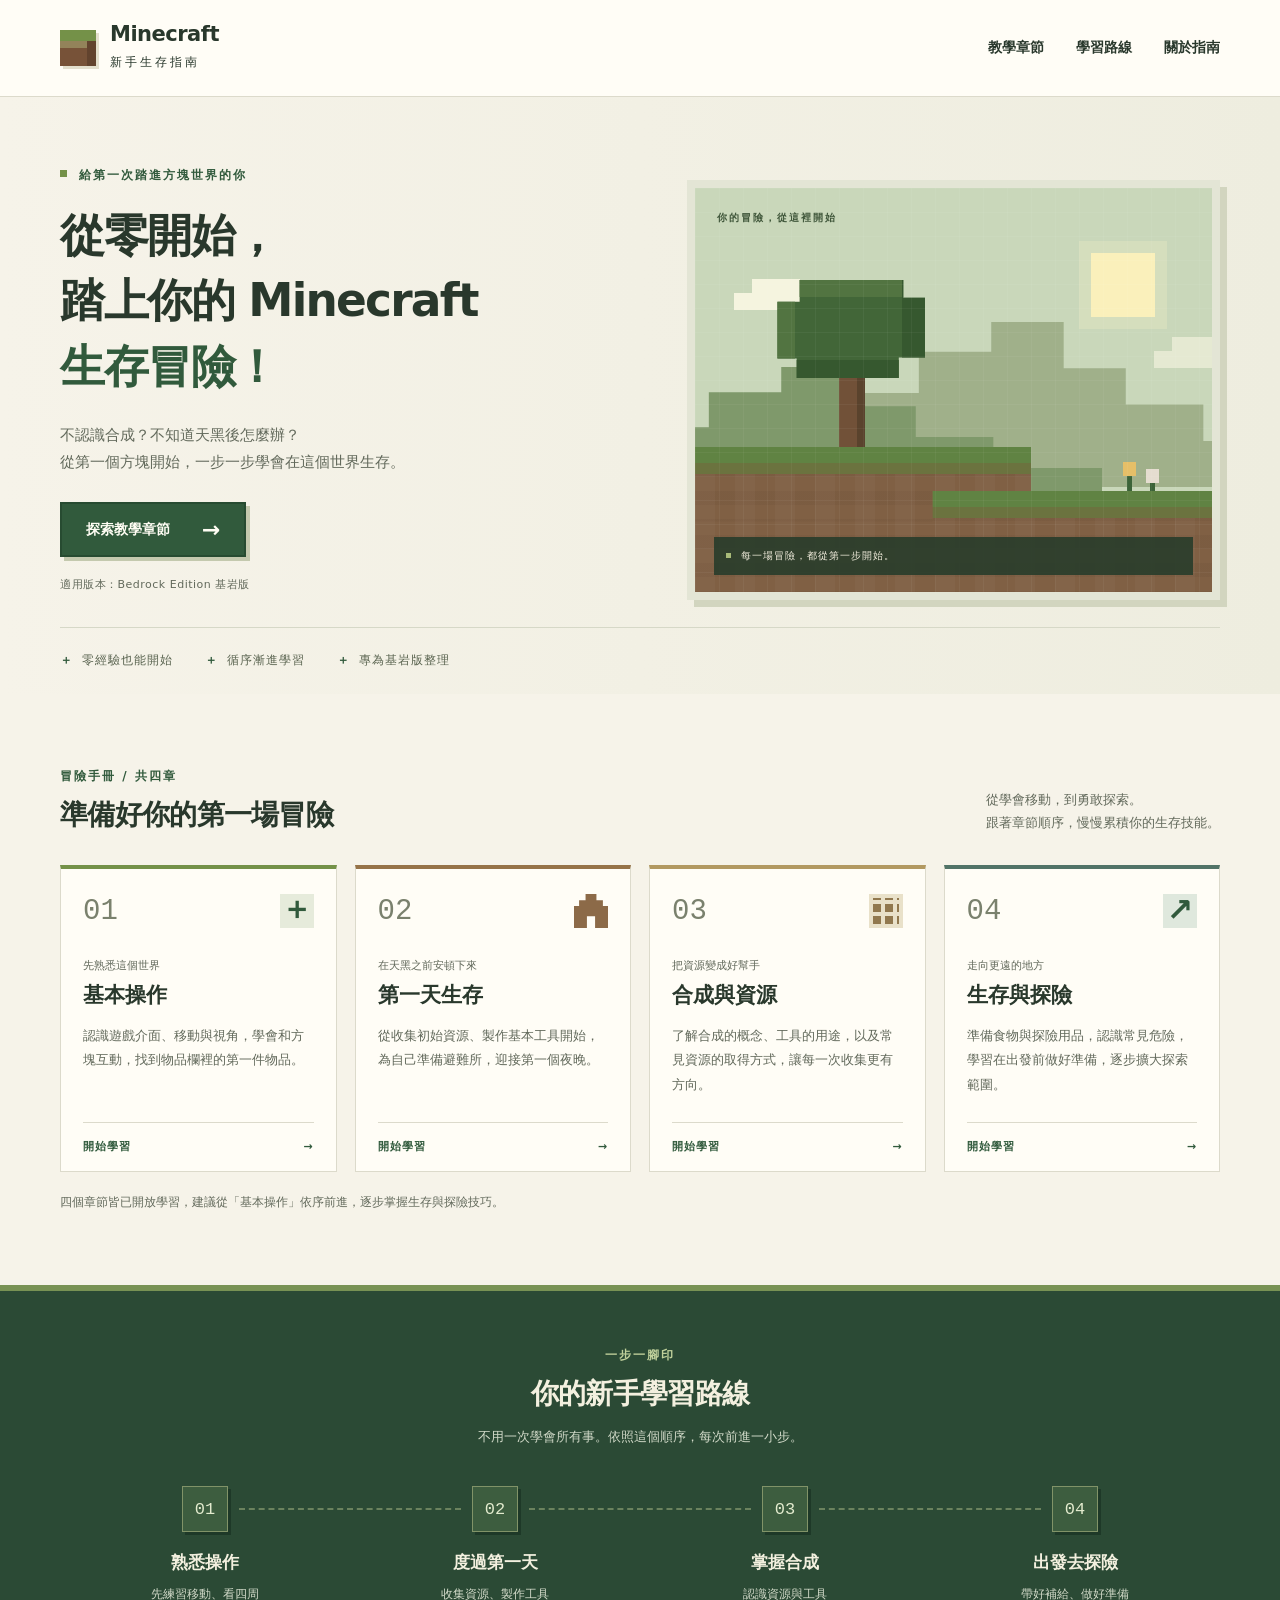
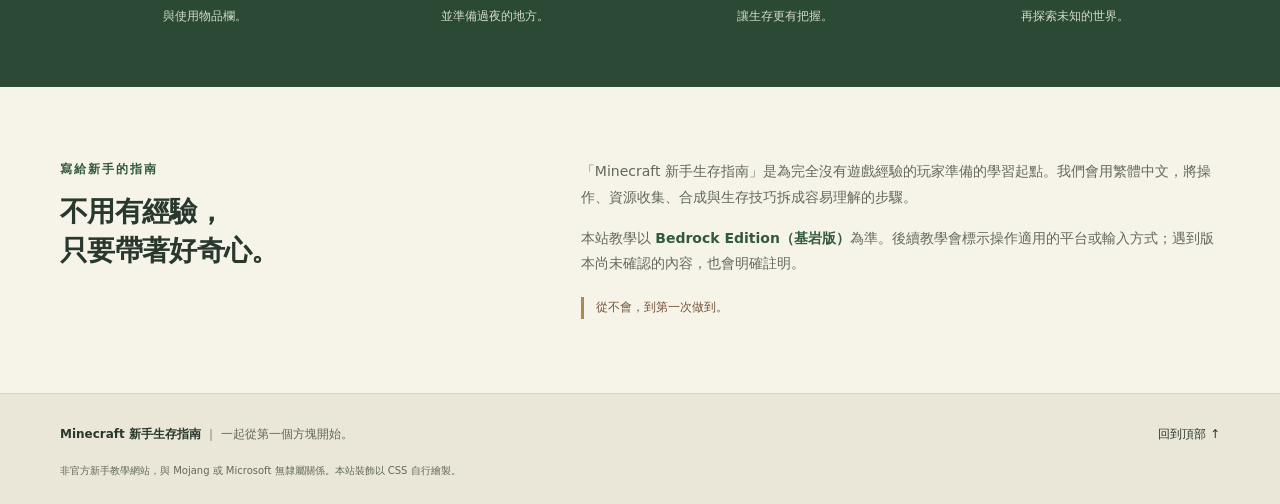
<file: index.html>
<!DOCTYPE html>
<html lang="zh-Hant">
<head>
  <meta charset="UTF-8">
  <meta name="viewport" content="width=device-width, initial-scale=1">
  <meta name="description" content="為完全沒有經驗的新手準備的 Minecraft 基岩版生存指南。從基本操作、第一天生存到合成與探險，依照學習路線一步一步開始。">
  <meta name="theme-color" content="#284c36">
  <title>Minecraft 新手生存指南｜從零開始的基岩版冒險</title>
  <link rel="stylesheet" href="css/style.css">
</head>
<body id="top">
  <a class="skip-link" href="#main">跳至主要內容</a>
  <header class="site-header">
    <div class="container header-inner">
      <a class="brand" href="index.html" aria-label="Minecraft 新手生存指南首頁">
        <span class="grass-block" aria-hidden="true"></span>
        <span><strong>Minecraft</strong><span class="brand-subtitle">新手生存指南</span></span>
      </a>
      <nav class="site-nav" aria-label="主要導覽">
        <a href="#chapters">教學章節</a>
        <a href="#learning-path">學習路線</a>
        <a href="#about">關於指南</a>
      </nav>
    </div>
  </header>

  <main id="main">
    <section class="hero" aria-labelledby="hero-title">
      <div class="container hero-grid">
        <div class="hero-copy">
          <p class="eyebrow"><span class="square-dot" aria-hidden="true"></span> 給第一次踏進方塊世界的你</p>
          <h1 id="hero-title">從零開始，<br>踏上你的 <span class="game-name">Minecraft</span><br><span class="green-text">生存冒險！</span></h1>
          <p class="hero-description">不認識合成？不知道天黑後怎麼辦？<br>從第一個方塊開始，一步一步學會在這個世界生存。</p>
          <a class="button" href="#chapters">探索教學章節 <span aria-hidden="true">→</span></a>
          <p class="edition-note">適用版本：Bedrock Edition 基岩版</p>
        </div>

        <!-- 原創 CSS 方塊地景，純裝飾，不使用遊戲圖片。 -->
        <div class="landscape" aria-hidden="true">
          <div class="scene-label">你的冒險，從這裡開始</div>
          <div class="sun"></div>
          <div class="cloud cloud-one"></div>
          <div class="cloud cloud-two"></div>
          <div class="mountain mountain-back"></div>
          <div class="mountain mountain-front"></div>
          <div class="tree"><div class="tree-trunk"></div><div class="tree-leaves"></div></div>
          <div class="land land-back"></div>
          <div class="land land-front"></div>
          <div class="flower flower-one"></div>
          <div class="flower flower-two"></div>
          <div class="scene-caption"><span class="square-dot"></span> 每一場冒險，都從第一步開始。</div>
        </div>
      </div>
      <div class="container hero-bottom"><span>零經驗也能開始</span><span>循序漸進學習</span><span>專為基岩版整理</span></div>
    </section>

    <section class="section container" id="chapters" aria-labelledby="chapters-title">
      <div class="section-heading">
        <div><p class="eyebrow">冒險手冊 / 共四章</p><h2 id="chapters-title">準備好你的第一場冒險</h2></div>
        <p>從學會移動，到勇敢探索。<br>跟著章節順序，慢慢累積你的生存技能。</p>
      </div>
      <div class="chapter-grid">
        <a class="chapter-card chapter-card-link" href="pages/basic-controls.html" aria-labelledby="basic-controls-title basic-controls-status">
          <div class="card-top"><span class="chapter-number">01</span><span class="pixel-icon icon-controls" aria-hidden="true">＋</span></div>
          <p class="chapter-kicker">先熟悉這個世界</p>
          <h3 id="basic-controls-title">基本操作</h3>
          <p class="card-description">認識遊戲介面、移動與視角，學會和方塊互動，找到物品欄裡的第一件物品。</p>
          <div class="card-status" id="basic-controls-status">開始學習 <span aria-hidden="true">→</span></div>
        </a>
        <a class="chapter-card chapter-card-link" href="pages/first-day.html" aria-labelledby="first-day-title first-day-status">
          <div class="card-top"><span class="chapter-number">02</span><span class="pixel-icon icon-shelter" aria-hidden="true"></span></div>
          <p class="chapter-kicker">在天黑之前安頓下來</p>
          <h3 id="first-day-title">第一天生存</h3>
          <p class="card-description">從收集初始資源、製作基本工具開始，為自己準備避難所，迎接第一個夜晚。</p>
          <div class="card-status" id="first-day-status">開始學習 <span aria-hidden="true">→</span></div>
        </a>
        <a class="chapter-card chapter-card-link" href="pages/crafting-resources.html" aria-labelledby="crafting-resources-title crafting-resources-status">
          <div class="card-top"><span class="chapter-number">03</span><span class="pixel-icon icon-crafting" aria-hidden="true"></span></div>
          <p class="chapter-kicker">把資源變成好幫手</p>
          <h3 id="crafting-resources-title">合成與資源</h3>
          <p class="card-description">了解合成的概念、工具的用途，以及常見資源的取得方式，讓每一次收集更有方向。</p>
          <div class="card-status" id="crafting-resources-status">開始學習 <span aria-hidden="true">→</span></div>
        </a>
        <a class="chapter-card chapter-card-link" href="pages/survival-exploration.html" aria-labelledby="survival-exploration-title survival-exploration-status">
          <div class="card-top"><span class="chapter-number">04</span><span class="pixel-icon icon-compass" aria-hidden="true">↗</span></div>
          <p class="chapter-kicker">走向更遠的地方</p>
          <h3 id="survival-exploration-title">生存與探險</h3>
          <p class="card-description">準備食物與探險用品，認識常見危險，學習在出發前做好準備，逐步擴大探索範圍。</p>
          <div class="card-status" id="survival-exploration-status">開始學習 <span aria-hidden="true">→</span></div>
        </a>
      </div>
      <p class="section-note">四個章節皆已開放學習，建議從「基本操作」依序前進，逐步掌握生存與探險技巧。</p>
    </section>

    <section class="route-section" id="learning-path" aria-labelledby="route-title">
      <div class="container">
        <div class="route-heading"><p class="eyebrow">一步一腳印</p><h2 id="route-title">你的新手學習路線</h2><p>不用一次學會所有事。依照這個順序，每次前進一小步。</p></div>
        <ol class="learning-route">
          <li><span class="route-number" aria-hidden="true">01</span><h3>熟悉操作</h3><p>先練習移動、看四周<br>與使用物品欄。</p></li>
          <li><span class="route-number" aria-hidden="true">02</span><h3>度過第一天</h3><p>收集資源、製作工具<br>並準備過夜的地方。</p></li>
          <li><span class="route-number" aria-hidden="true">03</span><h3>掌握合成</h3><p>認識資源與工具<br>讓生存更有把握。</p></li>
          <li><span class="route-number" aria-hidden="true">04</span><h3>出發去探險</h3><p>帶好補給、做好準備<br>再探索未知的世界。</p></li>
        </ol>
      </div>
    </section>

    <section class="section container about-section" id="about" aria-labelledby="about-title">
      <div class="about-heading"><p class="eyebrow">寫給新手的指南</p><h2 id="about-title">不用有經驗，<br>只要帶著好奇心。</h2></div>
      <div class="about-copy"><p>「Minecraft 新手生存指南」是為完全沒有遊戲經驗的玩家準備的學習起點。我們會用繁體中文，將操作、資源收集、合成與生存技巧拆成容易理解的步驟。</p><p>本站教學以 <strong>Bedrock Edition（基岩版）</strong>為準。後續教學會標示操作適用的平台或輸入方式；遇到版本尚未確認的內容，也會明確註明。</p><span class="about-tag">從不會，到第一次做到。</span></div>
    </section>
  </main>

  <footer class="site-footer"><div class="container footer-inner"><p>Minecraft 新手生存指南 <span>｜ 一起從第一個方塊開始。</span></p><a href="#top">回到頂部 <span aria-hidden="true">↑</span></a></div><div class="container disclaimer">非官方新手教學網站，與 Mojang 或 Microsoft 無隸屬關係。本站裝飾以 CSS 自行繪製。</div></footer>
</body>
</html>
</file>
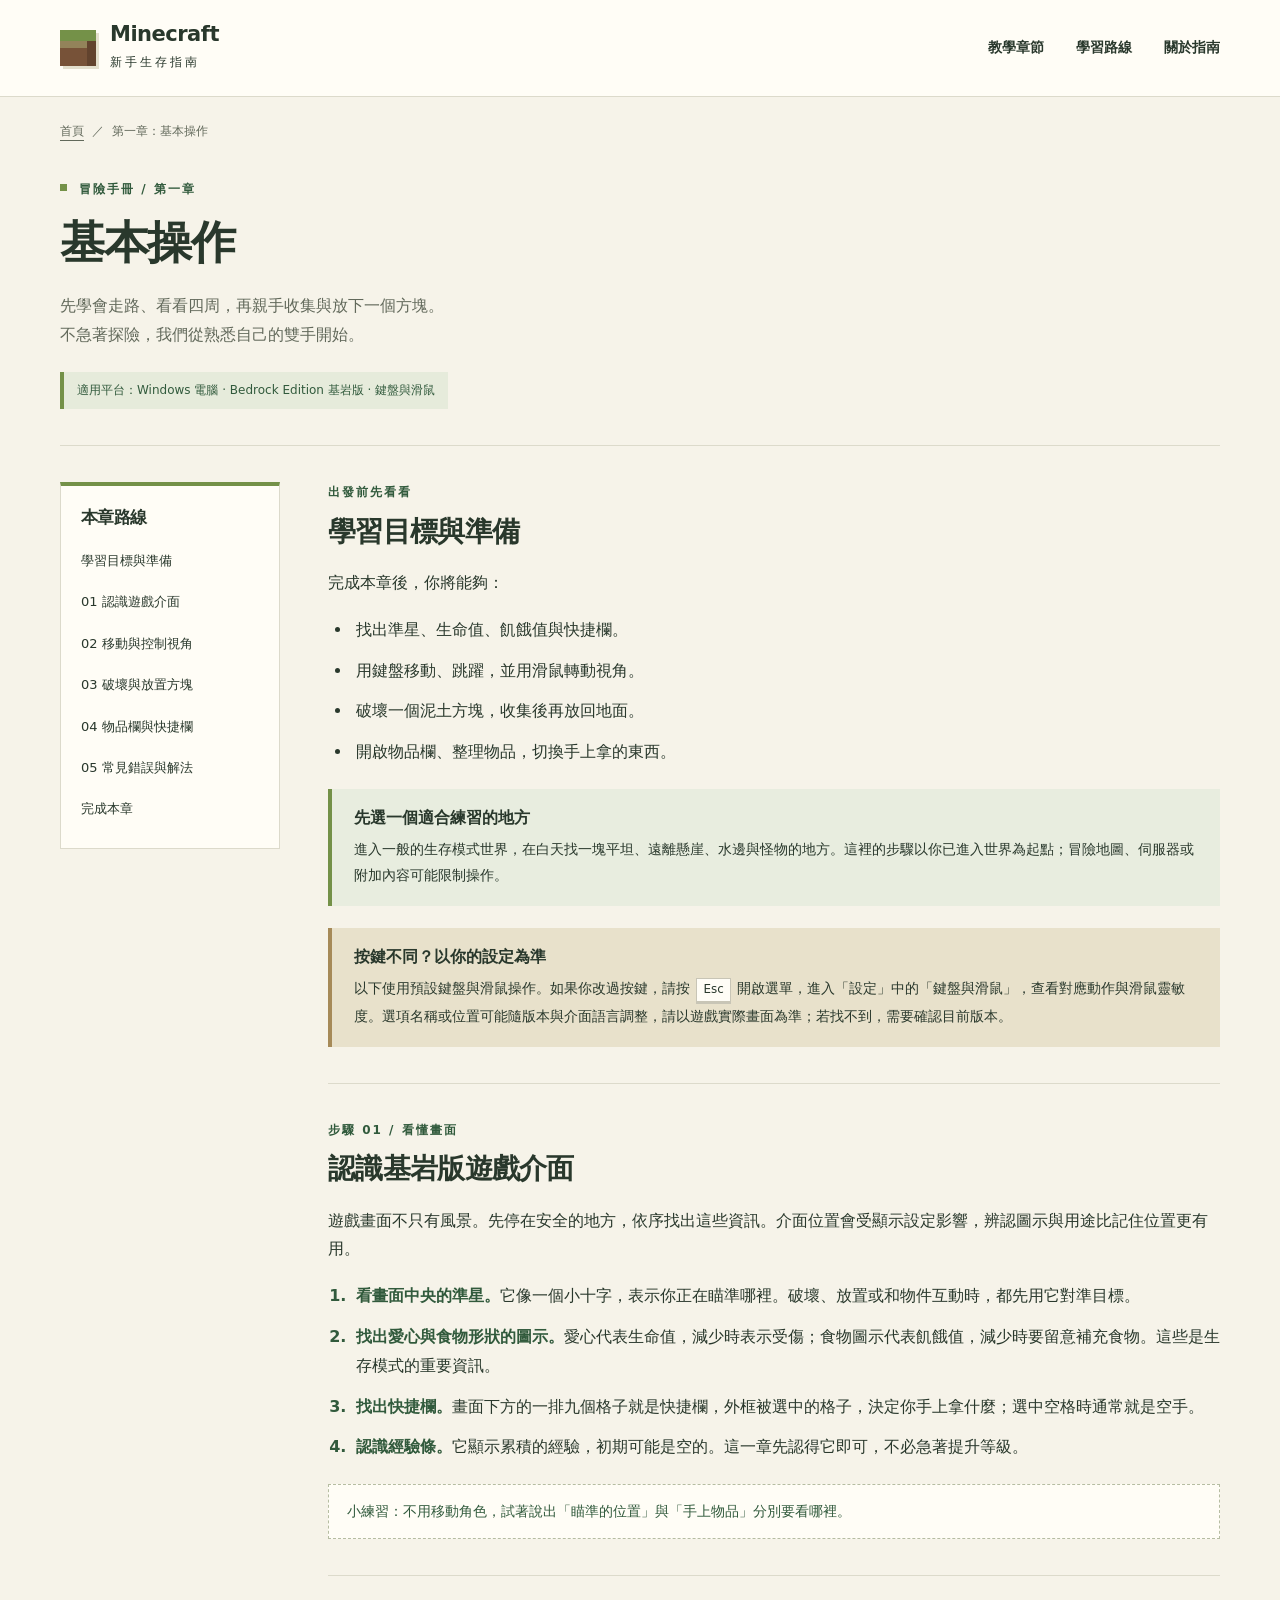
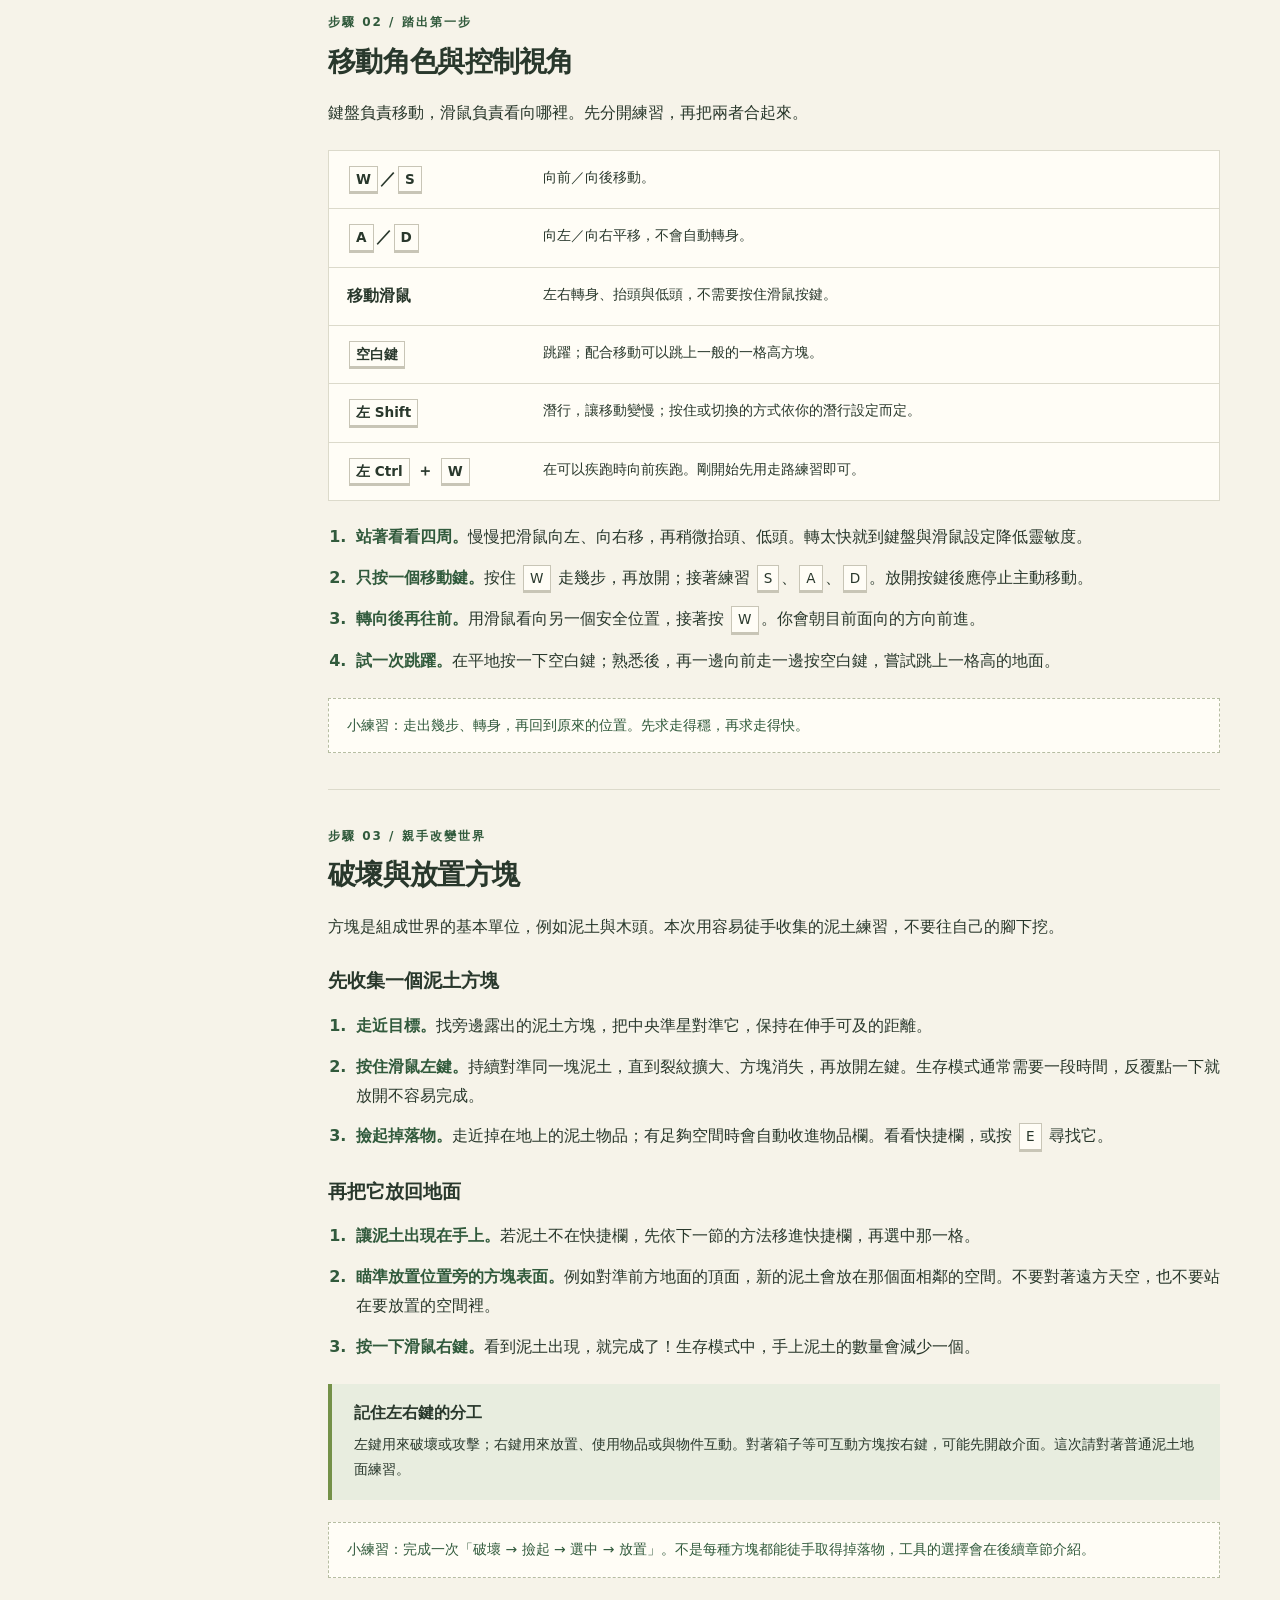
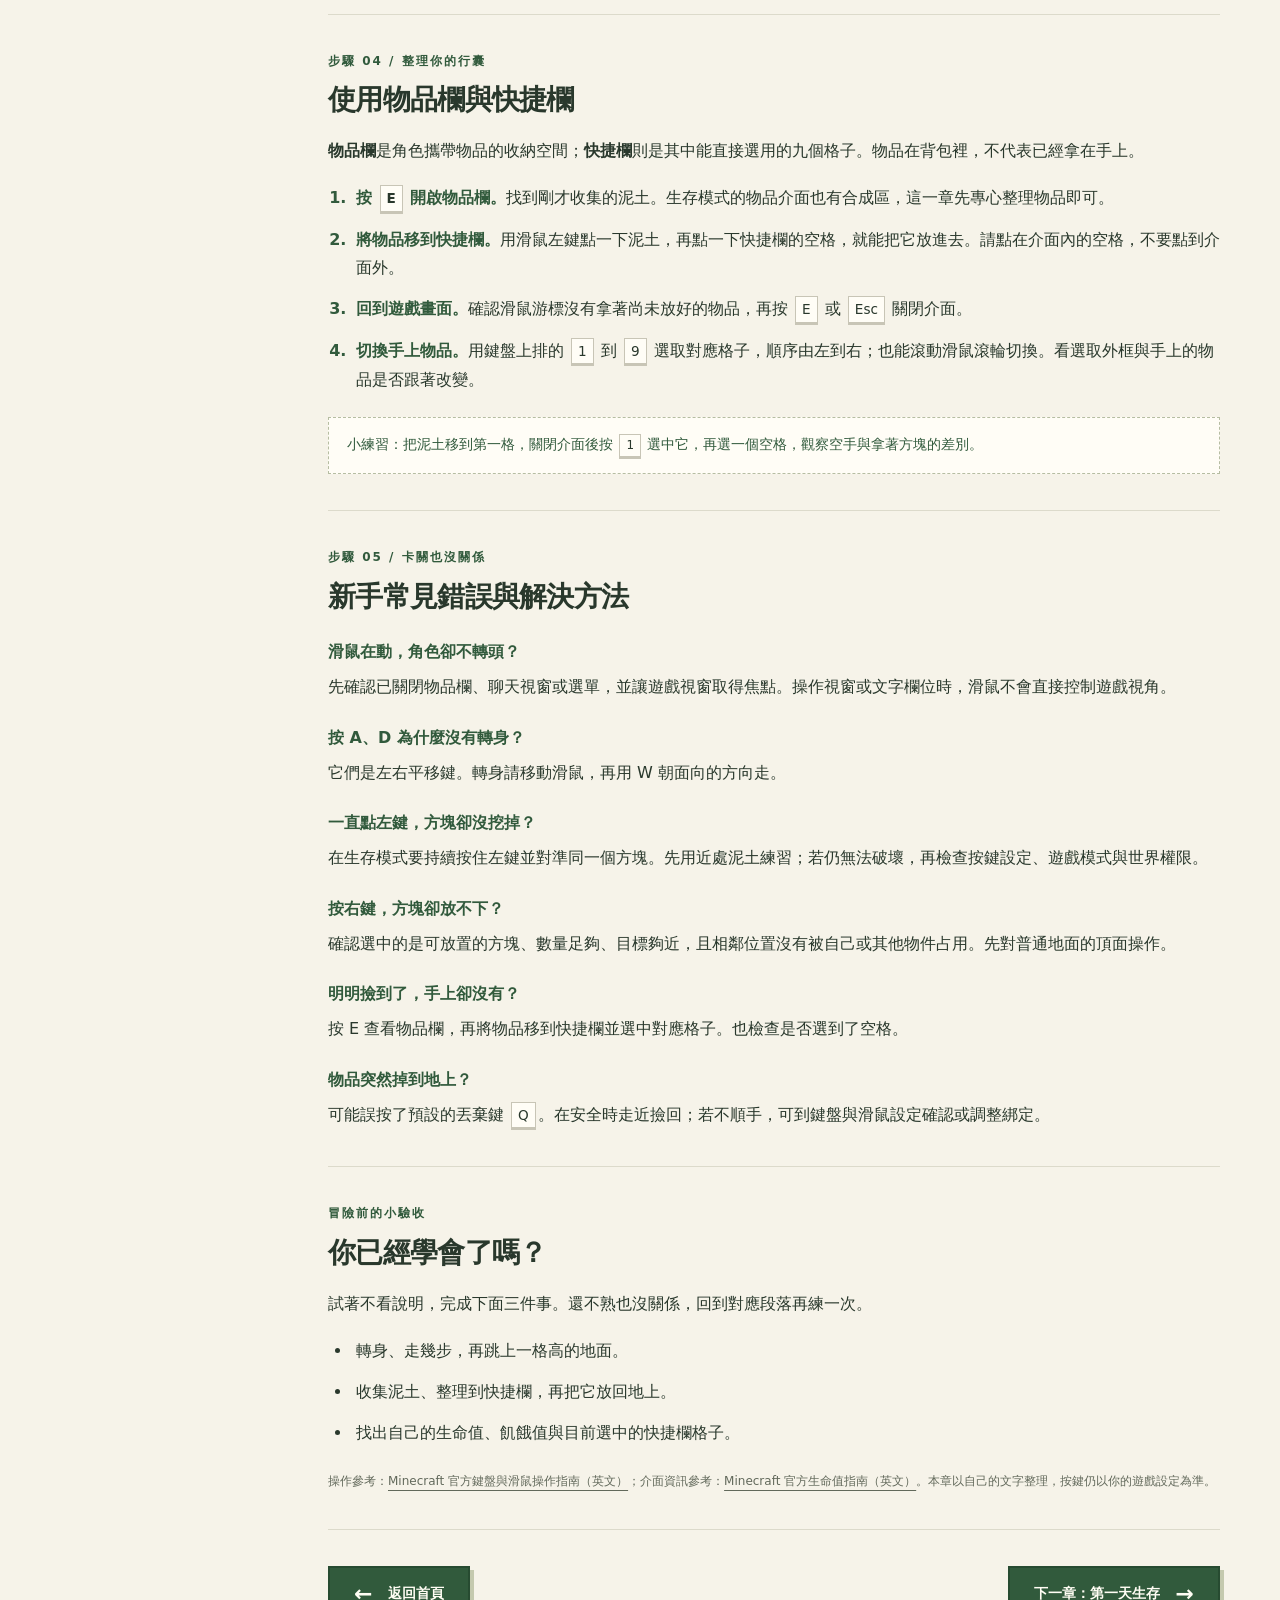
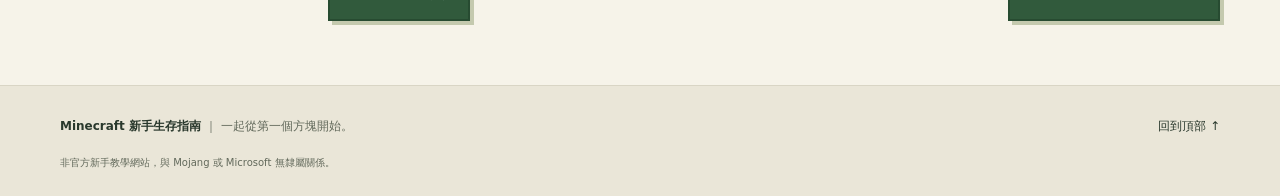
<file: basic-controls.html>
<!DOCTYPE html>
<html lang="zh-Hant">
<head>
  <meta charset="UTF-8">
  <meta name="viewport" content="width=device-width, initial-scale=1">
  <meta name="description" content="Minecraft 基岩版第一章：適用 Windows 電腦鍵盤與滑鼠的新手操作教學。認識介面、移動、視角、破壞與放置方塊，以及物品欄與快捷欄。">
  <meta name="theme-color" content="#284c36">
  <title>第一章：基本操作｜Minecraft 新手生存指南</title>
  <link rel="stylesheet" href="../css/style.css">
</head>
<body id="top">
  <a class="skip-link" href="#main">跳至主要內容</a>
  <header class="site-header">
    <div class="container header-inner">
      <a class="brand" href="../index.html" aria-label="Minecraft 新手生存指南首頁">
        <span class="grass-block" aria-hidden="true"></span>
        <span><strong>Minecraft</strong><span class="brand-subtitle">新手生存指南</span></span>
      </a>
      <nav class="site-nav" aria-label="主要導覽">
        <a href="../index.html#chapters">教學章節</a>
        <a href="../index.html#learning-path">學習路線</a>
        <a href="../index.html#about">關於指南</a>
      </nav>
    </div>
  </header>

  <main class="container lesson-page" id="main">
    <nav class="breadcrumbs" aria-label="所在位置"><a href="../index.html">首頁</a><span aria-hidden="true">／</span><span aria-current="page">第一章：基本操作</span></nav>
    <header class="lesson-header">
      <p class="eyebrow"><span class="square-dot" aria-hidden="true"></span> 冒險手冊 / 第一章</p>
      <h1>基本操作</h1>
      <p class="lesson-intro">先學會走路、看看四周，再親手收集與放下一個方塊。<br>不急著探險，我們從熟悉自己的雙手開始。</p>
      <p class="platform-label">適用平台：Windows 電腦 · Bedrock Edition 基岩版 · 鍵盤與滑鼠</p>
    </header>

    <div class="lesson-layout">
      <aside class="lesson-toc" aria-labelledby="toc-title">
        <h2 id="toc-title">本章路線</h2>
        <nav aria-label="本章目錄">
          <a href="#goals">學習目標與準備</a>
          <a href="#interface">01 認識遊戲介面</a>
          <a href="#movement">02 移動與控制視角</a>
          <a href="#blocks">03 破壞與放置方塊</a>
          <a href="#inventory">04 物品欄與快捷欄</a>
          <a href="#mistakes">05 常見錯誤與解法</a>
          <a href="#next-chapter">完成本章</a>
        </nav>
      </aside>

      <article class="lesson-content" aria-label="基本操作教學">
        <section class="lesson-section" id="goals" aria-labelledby="goals-title">
          <p class="eyebrow">出發前先看看</p>
          <h2 id="goals-title">學習目標與準備</h2>
          <p>完成本章後，你將能夠：</p>
          <ul>
            <li>找出準星、生命值、飢餓值與快捷欄。</li>
            <li>用鍵盤移動、跳躍，並用滑鼠轉動視角。</li>
            <li>破壞一個泥土方塊，收集後再放回地面。</li>
            <li>開啟物品欄、整理物品，切換手上拿的東西。</li>
          </ul>
          <div class="lesson-callout"><h3>先選一個適合練習的地方</h3><p>進入一般的生存模式世界，在白天找一塊平坦、遠離懸崖、水邊與怪物的地方。這裡的步驟以你已進入世界為起點；冒險地圖、伺服器或附加內容可能限制操作。</p></div>
          <div class="lesson-callout lesson-callout-sand"><h3>按鍵不同？以你的設定為準</h3><p>以下使用預設鍵盤與滑鼠操作。如果你改過按鍵，請按 <kbd>Esc</kbd> 開啟選單，進入「設定」中的「鍵盤與滑鼠」，查看對應動作與滑鼠靈敏度。選項名稱或位置可能隨版本與介面語言調整，請以遊戲實際畫面為準；若找不到，需要確認目前版本。</p></div>
        </section>

        <section class="lesson-section" id="interface" aria-labelledby="interface-title">
          <p class="eyebrow">步驟 01 / 看懂畫面</p>
          <h2 id="interface-title">認識基岩版遊戲介面</h2>
          <p>遊戲畫面不只有風景。先停在安全的地方，依序找出這些資訊。介面位置會受顯示設定影響，辨認圖示與用途比記住位置更有用。</p>
          <ol class="lesson-steps">
            <li><strong>看畫面中央的準星。</strong>它像一個小十字，表示你正在瞄準哪裡。破壞、放置或和物件互動時，都先用它對準目標。</li>
            <li><strong>找出愛心與食物形狀的圖示。</strong>愛心代表生命值，減少時表示受傷；食物圖示代表飢餓值，減少時要留意補充食物。這些是生存模式的重要資訊。</li>
            <li><strong>找出快捷欄。</strong>畫面下方的一排九個格子就是快捷欄，外框被選中的格子，決定你手上拿什麼；選中空格時通常就是空手。</li>
            <li><strong>認識經驗條。</strong>它顯示累積的經驗，初期可能是空的。這一章先認得它即可，不必急著提升等級。</li>
          </ol>
          <p class="practice-note">小練習：不用移動角色，試著說出「瞄準的位置」與「手上物品」分別要看哪裡。</p>
        </section>

        <section class="lesson-section" id="movement" aria-labelledby="movement-title">
          <p class="eyebrow">步驟 02 / 踏出第一步</p>
          <h2 id="movement-title">移動角色與控制視角</h2>
          <p>鍵盤負責移動，滑鼠負責看向哪裡。先分開練習，再把兩者合起來。</p>
          <dl class="control-list">
            <div><dt><kbd>W</kbd>／<kbd>S</kbd></dt><dd>向前／向後移動。</dd></div>
            <div><dt><kbd>A</kbd>／<kbd>D</kbd></dt><dd>向左／向右平移，不會自動轉身。</dd></div>
            <div><dt>移動滑鼠</dt><dd>左右轉身、抬頭與低頭，不需要按住滑鼠按鍵。</dd></div>
            <div><dt><kbd>空白鍵</kbd></dt><dd>跳躍；配合移動可以跳上一般的一格高方塊。</dd></div>
            <div><dt><kbd>左 Shift</kbd></dt><dd>潛行，讓移動變慢；按住或切換的方式依你的潛行設定而定。</dd></div>
            <div><dt><kbd>左 Ctrl</kbd> ＋ <kbd>W</kbd></dt><dd>在可以疾跑時向前疾跑。剛開始先用走路練習即可。</dd></div>
          </dl>
          <ol class="lesson-steps">
            <li><strong>站著看看四周。</strong>慢慢把滑鼠向左、向右移，再稍微抬頭、低頭。轉太快就到鍵盤與滑鼠設定降低靈敏度。</li>
            <li><strong>只按一個移動鍵。</strong>按住 <kbd>W</kbd> 走幾步，再放開；接著練習 <kbd>S</kbd>、<kbd>A</kbd>、<kbd>D</kbd>。放開按鍵後應停止主動移動。</li>
            <li><strong>轉向後再往前。</strong>用滑鼠看向另一個安全位置，接著按 <kbd>W</kbd>。你會朝目前面向的方向前進。</li>
            <li><strong>試一次跳躍。</strong>在平地按一下空白鍵；熟悉後，再一邊向前走一邊按空白鍵，嘗試跳上一格高的地面。</li>
          </ol>
          <p class="practice-note">小練習：走出幾步、轉身，再回到原來的位置。先求走得穩，再求走得快。</p>
        </section>

        <section class="lesson-section" id="blocks" aria-labelledby="blocks-title">
          <p class="eyebrow">步驟 03 / 親手改變世界</p>
          <h2 id="blocks-title">破壞與放置方塊</h2>
          <p>方塊是組成世界的基本單位，例如泥土與木頭。本次用容易徒手收集的泥土練習，不要往自己的腳下挖。</p>
          <h3>先收集一個泥土方塊</h3>
          <ol class="lesson-steps">
            <li><strong>走近目標。</strong>找旁邊露出的泥土方塊，把中央準星對準它，保持在伸手可及的距離。</li>
            <li><strong>按住滑鼠左鍵。</strong>持續對準同一塊泥土，直到裂紋擴大、方塊消失，再放開左鍵。生存模式通常需要一段時間，反覆點一下就放開不容易完成。</li>
            <li><strong>撿起掉落物。</strong>走近掉在地上的泥土物品；有足夠空間時會自動收進物品欄。看看快捷欄，或按 <kbd>E</kbd> 尋找它。</li>
          </ol>
          <h3>再把它放回地面</h3>
          <ol class="lesson-steps">
            <li><strong>讓泥土出現在手上。</strong>若泥土不在快捷欄，先依下一節的方法移進快捷欄，再選中那一格。</li>
            <li><strong>瞄準放置位置旁的方塊表面。</strong>例如對準前方地面的頂面，新的泥土會放在那個面相鄰的空間。不要對著遠方天空，也不要站在要放置的空間裡。</li>
            <li><strong>按一下滑鼠右鍵。</strong>看到泥土出現，就完成了！生存模式中，手上泥土的數量會減少一個。</li>
          </ol>
          <div class="lesson-callout"><h3>記住左右鍵的分工</h3><p>左鍵用來破壞或攻擊；右鍵用來放置、使用物品或與物件互動。對著箱子等可互動方塊按右鍵，可能先開啟介面。這次請對著普通泥土地面練習。</p></div>
          <p class="practice-note">小練習：完成一次「破壞 → 撿起 → 選中 → 放置」。不是每種方塊都能徒手取得掉落物，工具的選擇會在後續章節介紹。</p>
        </section>

        <section class="lesson-section" id="inventory" aria-labelledby="inventory-title">
          <p class="eyebrow">步驟 04 / 整理你的行囊</p>
          <h2 id="inventory-title">使用物品欄與快捷欄</h2>
          <p><strong>物品欄</strong>是角色攜帶物品的收納空間；<strong>快捷欄</strong>則是其中能直接選用的九個格子。物品在背包裡，不代表已經拿在手上。</p>
          <ol class="lesson-steps">
            <li><strong>按 <kbd>E</kbd> 開啟物品欄。</strong>找到剛才收集的泥土。生存模式的物品介面也有合成區，這一章先專心整理物品即可。</li>
            <li><strong>將物品移到快捷欄。</strong>用滑鼠左鍵點一下泥土，再點一下快捷欄的空格，就能把它放進去。請點在介面內的空格，不要點到介面外。</li>
            <li><strong>回到遊戲畫面。</strong>確認滑鼠游標沒有拿著尚未放好的物品，再按 <kbd>E</kbd> 或 <kbd>Esc</kbd> 關閉介面。</li>
            <li><strong>切換手上物品。</strong>用鍵盤上排的 <kbd>1</kbd> 到 <kbd>9</kbd> 選取對應格子，順序由左到右；也能滾動滑鼠滾輪切換。看選取外框與手上的物品是否跟著改變。</li>
          </ol>
          <p class="practice-note">小練習：把泥土移到第一格，關閉介面後按 <kbd>1</kbd> 選中它，再選一個空格，觀察空手與拿著方塊的差別。</p>
        </section>

        <section class="lesson-section" id="mistakes" aria-labelledby="mistakes-title">
          <p class="eyebrow">步驟 05 / 卡關也沒關係</p>
          <h2 id="mistakes-title">新手常見錯誤與解決方法</h2>
          <dl class="mistake-list">
            <div><dt>滑鼠在動，角色卻不轉頭？</dt><dd>先確認已關閉物品欄、聊天視窗或選單，並讓遊戲視窗取得焦點。操作視窗或文字欄位時，滑鼠不會直接控制遊戲視角。</dd></div>
            <div><dt>按 A、D 為什麼沒有轉身？</dt><dd>它們是左右平移鍵。轉身請移動滑鼠，再用 W 朝面向的方向走。</dd></div>
            <div><dt>一直點左鍵，方塊卻沒挖掉？</dt><dd>在生存模式要持續按住左鍵並對準同一個方塊。先用近處泥土練習；若仍無法破壞，再檢查按鍵設定、遊戲模式與世界權限。</dd></div>
            <div><dt>按右鍵，方塊卻放不下？</dt><dd>確認選中的是可放置的方塊、數量足夠、目標夠近，且相鄰位置沒有被自己或其他物件占用。先對普通地面的頂面操作。</dd></div>
            <div><dt>明明撿到了，手上卻沒有？</dt><dd>按 E 查看物品欄，再將物品移到快捷欄並選中對應格子。也檢查是否選到了空格。</dd></div>
            <div><dt>物品突然掉到地上？</dt><dd>可能誤按了預設的丟棄鍵 <kbd>Q</kbd>。在安全時走近撿回；若不順手，可到鍵盤與滑鼠設定確認或調整綁定。</dd></div>
          </dl>
        </section>

        <section class="lesson-section" aria-labelledby="finish-title">
          <p class="eyebrow">冒險前的小驗收</p>
          <h2 id="finish-title">你已經學會了嗎？</h2>
          <p>試著不看說明，完成下面三件事。還不熟也沒關係，回到對應段落再練一次。</p>
          <ul><li>轉身、走幾步，再跳上一格高的地面。</li><li>收集泥土、整理到快捷欄，再把它放回地上。</li><li>找出自己的生命值、飢餓值與目前選中的快捷欄格子。</li></ul>
          <p class="lesson-source">操作參考：<a href="https://www.minecraft.net/en-us/article/minecraft-controls">Minecraft 官方鍵盤與滑鼠操作指南（英文）</a>；介面資訊參考：<a href="https://www.minecraft.net/en-us/article/health-minecraft">Minecraft 官方生命值指南（英文）</a>。本章以自己的文字整理，按鍵仍以你的遊戲設定為準。</p>
        </section>

        <nav class="chapter-pagination" id="next-chapter" aria-label="章節導覽">
          <a class="button" href="../index.html#chapters"><span aria-hidden="true">←</span> 返回首頁</a>
          <a class="button" href="first-day.html">下一章：第一天生存 <span aria-hidden="true">→</span></a>
        </nav>
      </article>
    </div>
  </main>

  <footer class="site-footer"><div class="container footer-inner"><p>Minecraft 新手生存指南 <span>｜ 一起從第一個方塊開始。</span></p><a href="#top">回到頂部 <span aria-hidden="true">↑</span></a></div><div class="container disclaimer">非官方新手教學網站，與 Mojang 或 Microsoft 無隸屬關係。</div></footer>
</body>
</html>
</file>
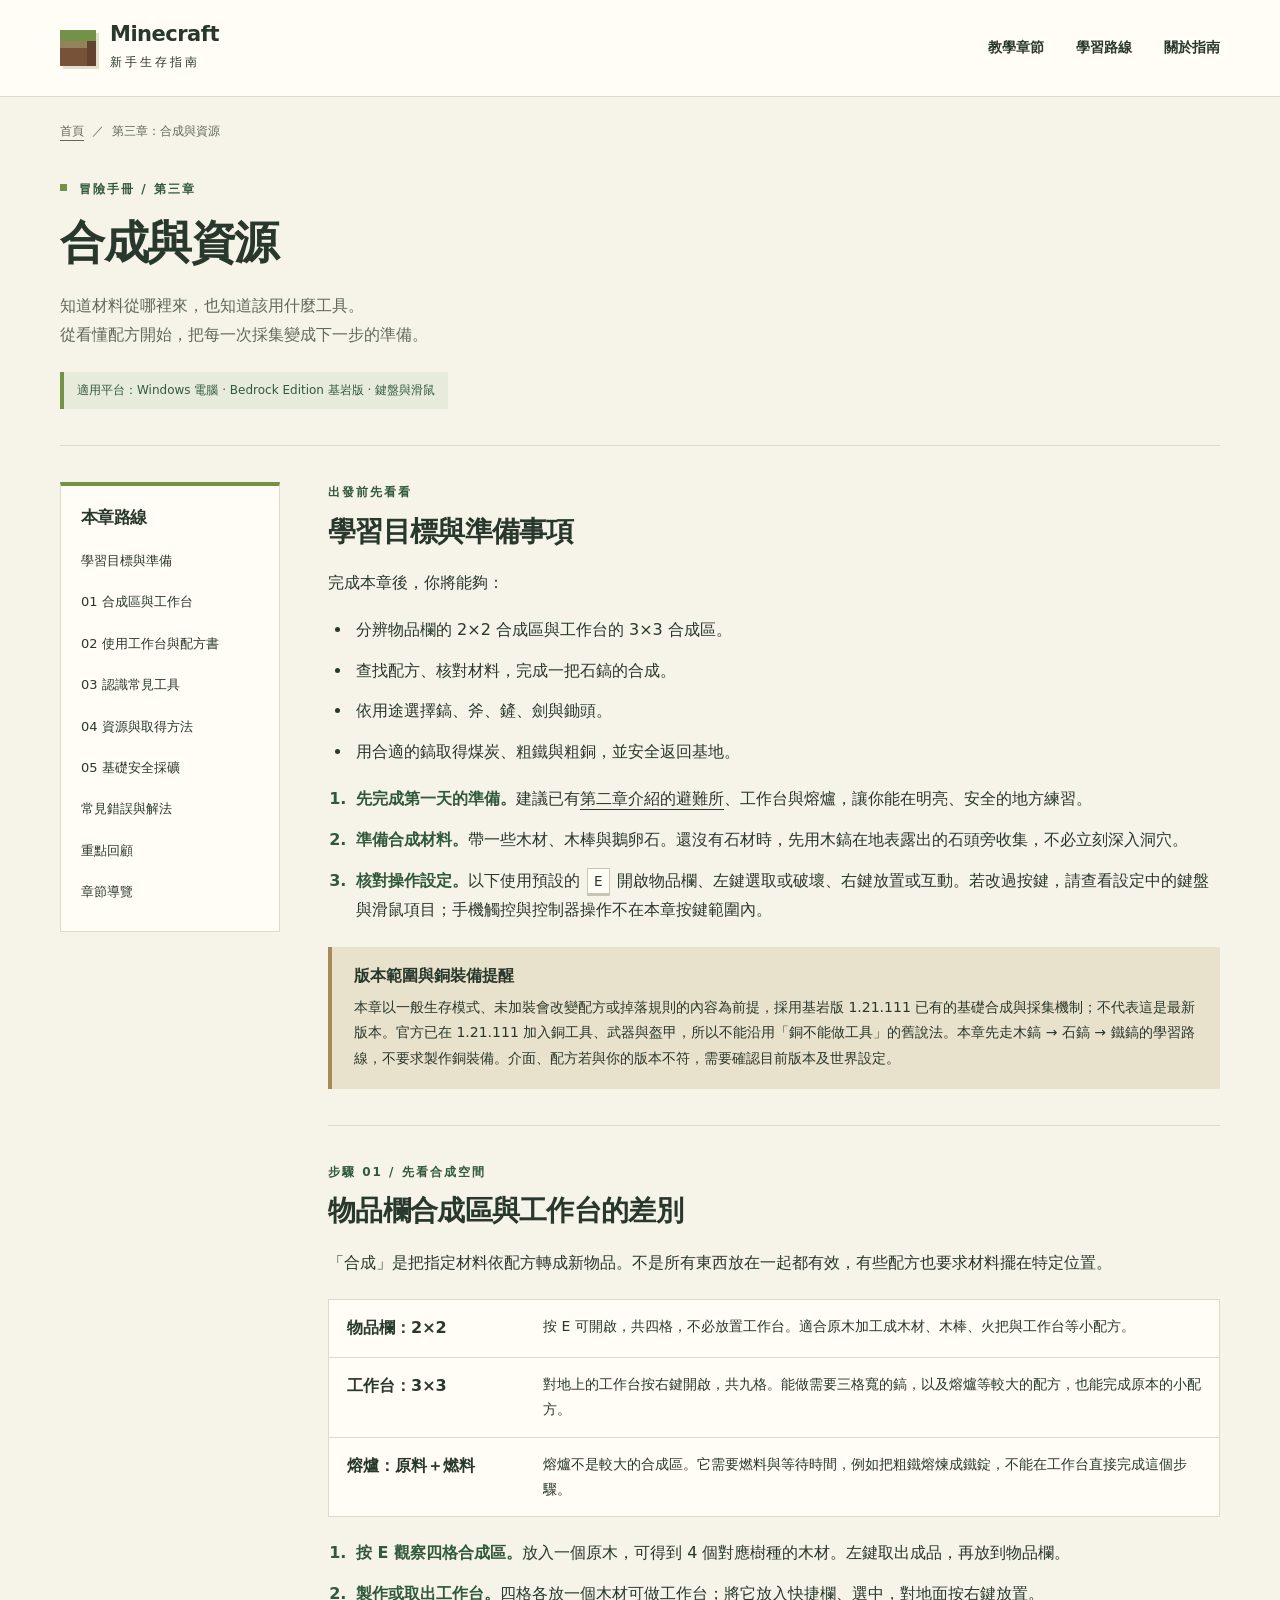
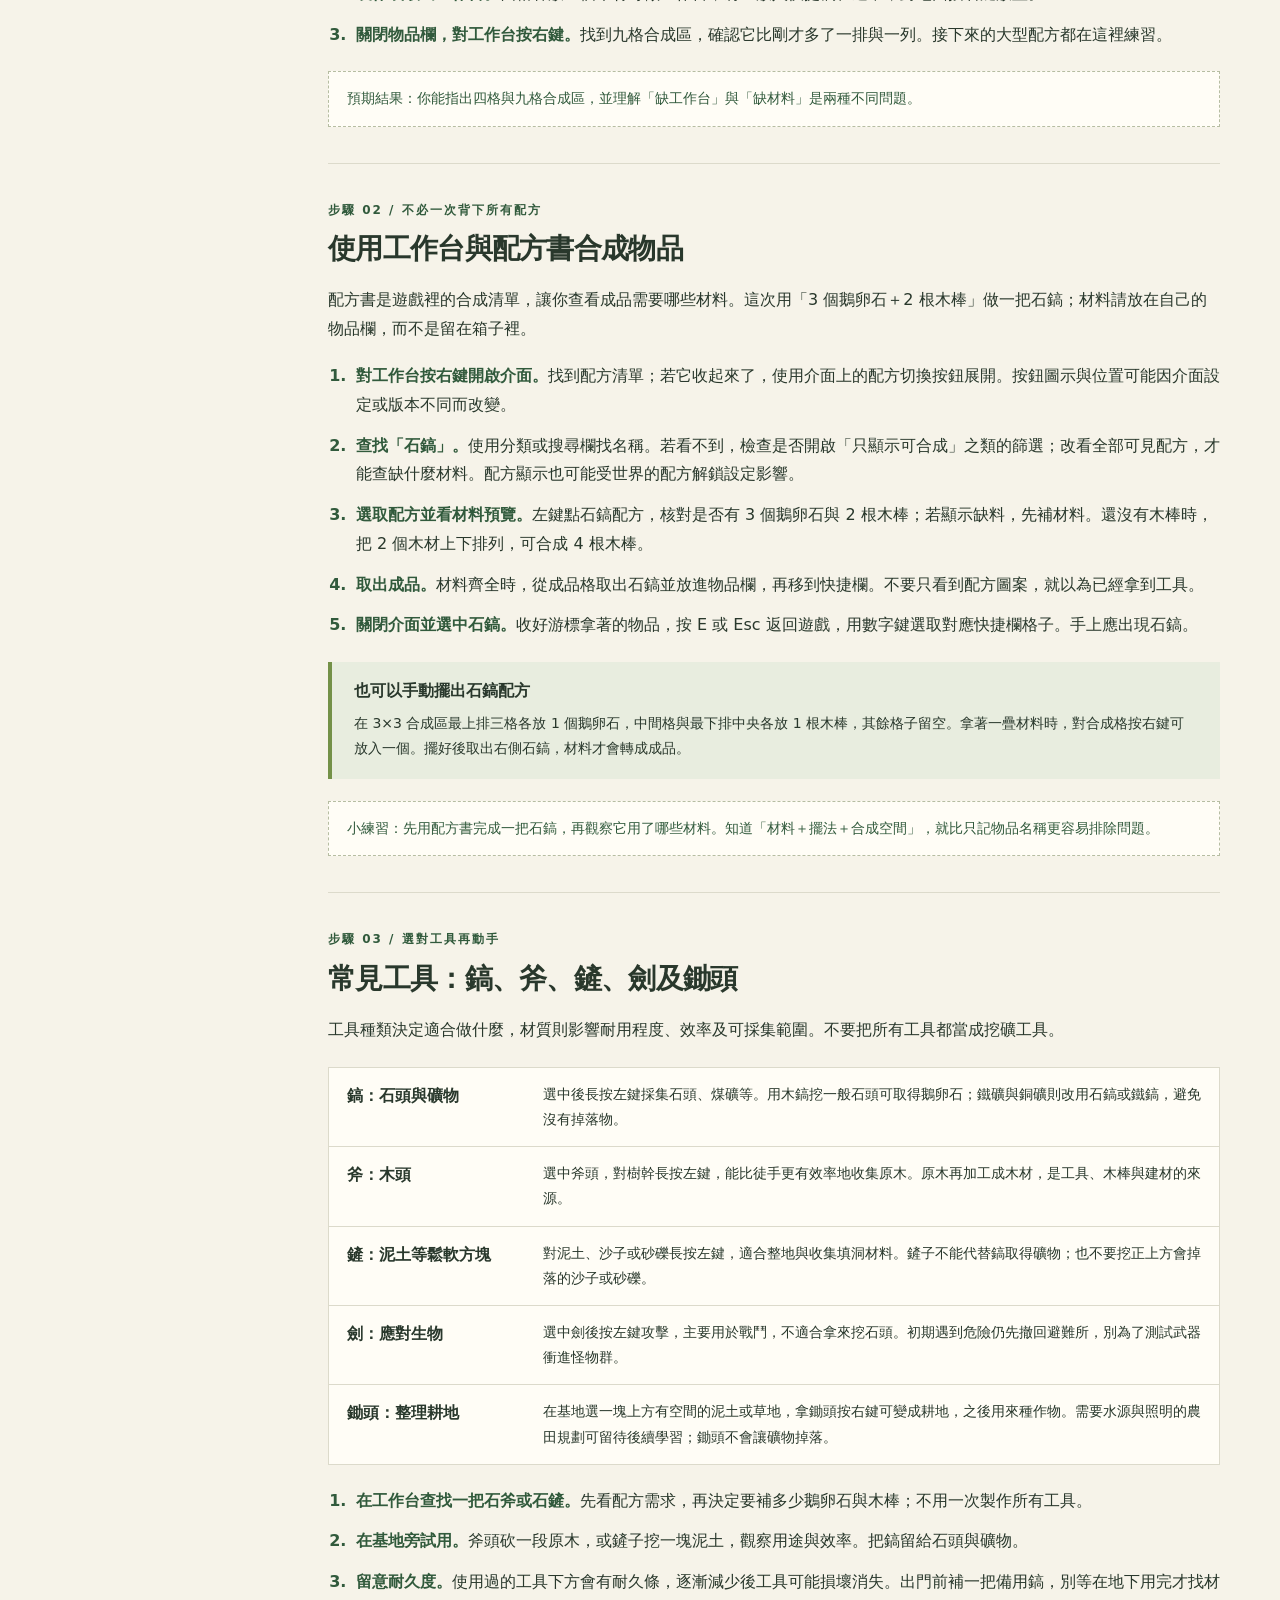
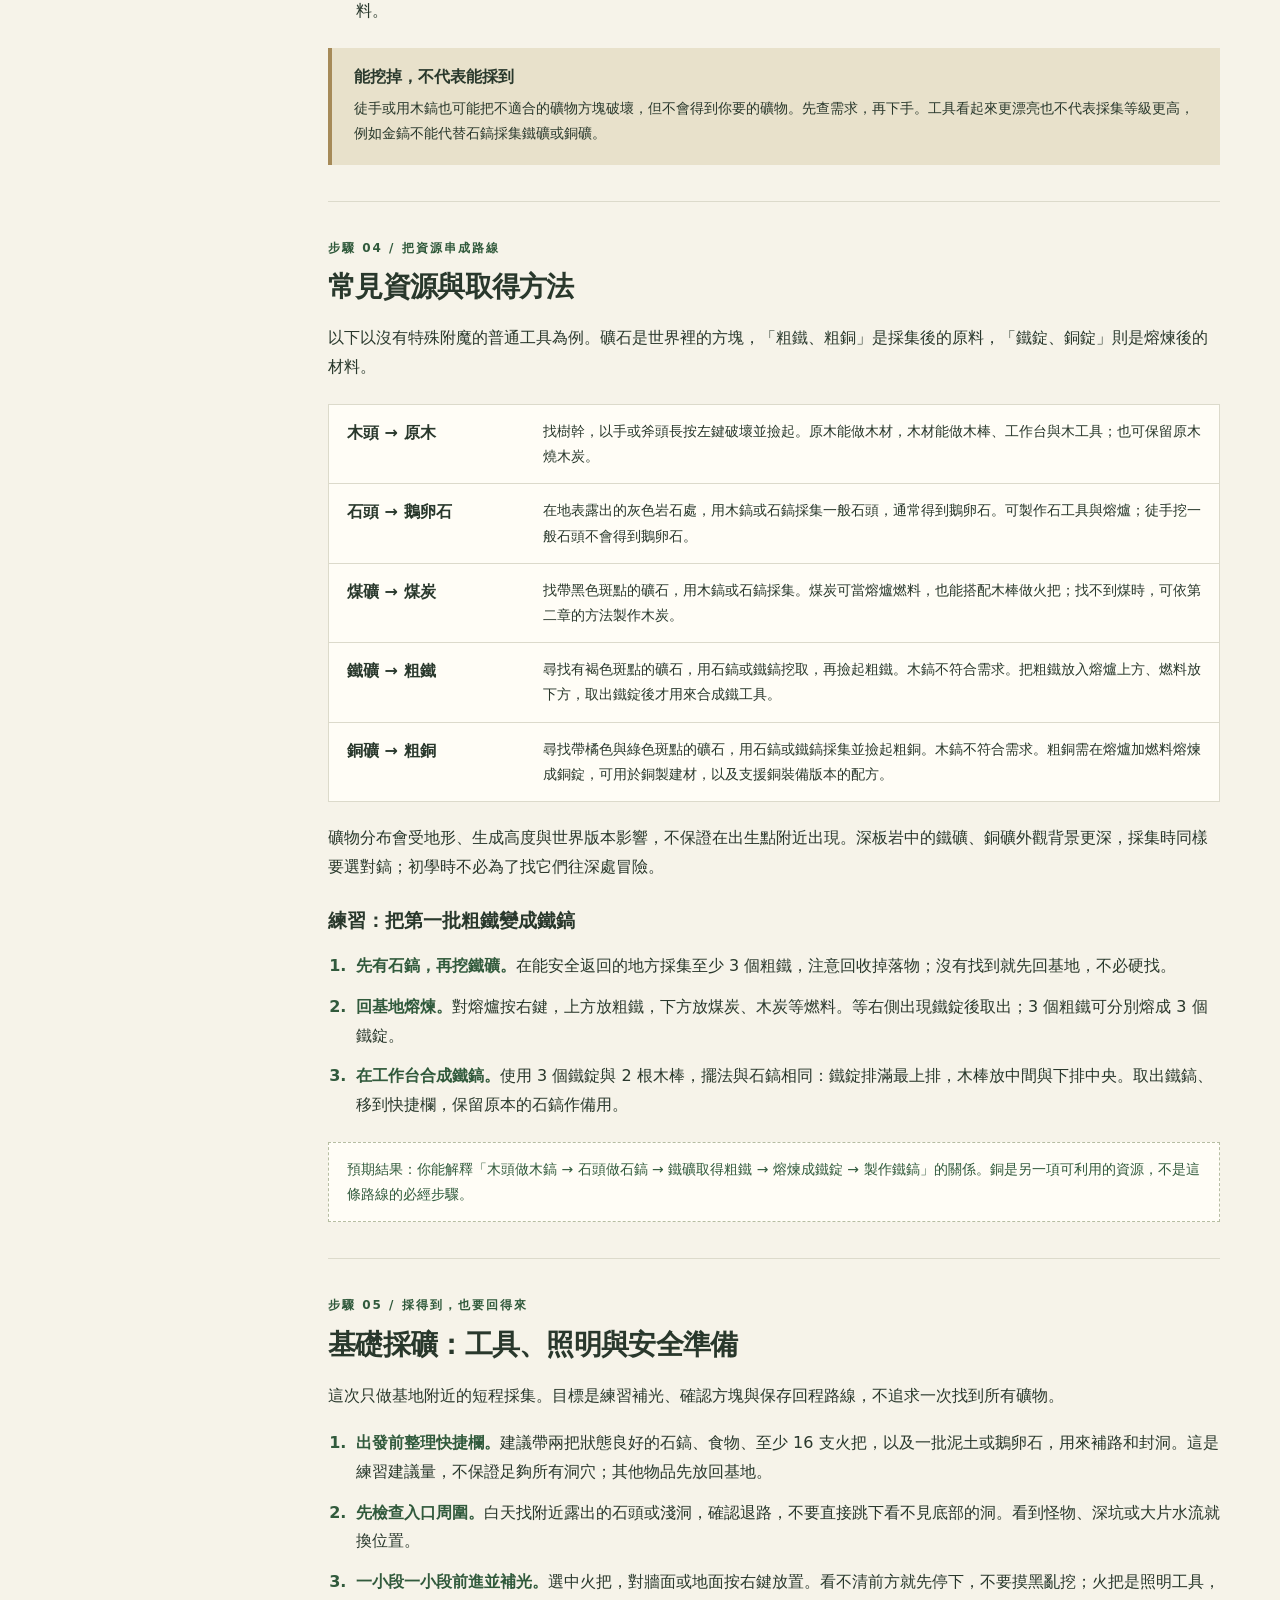
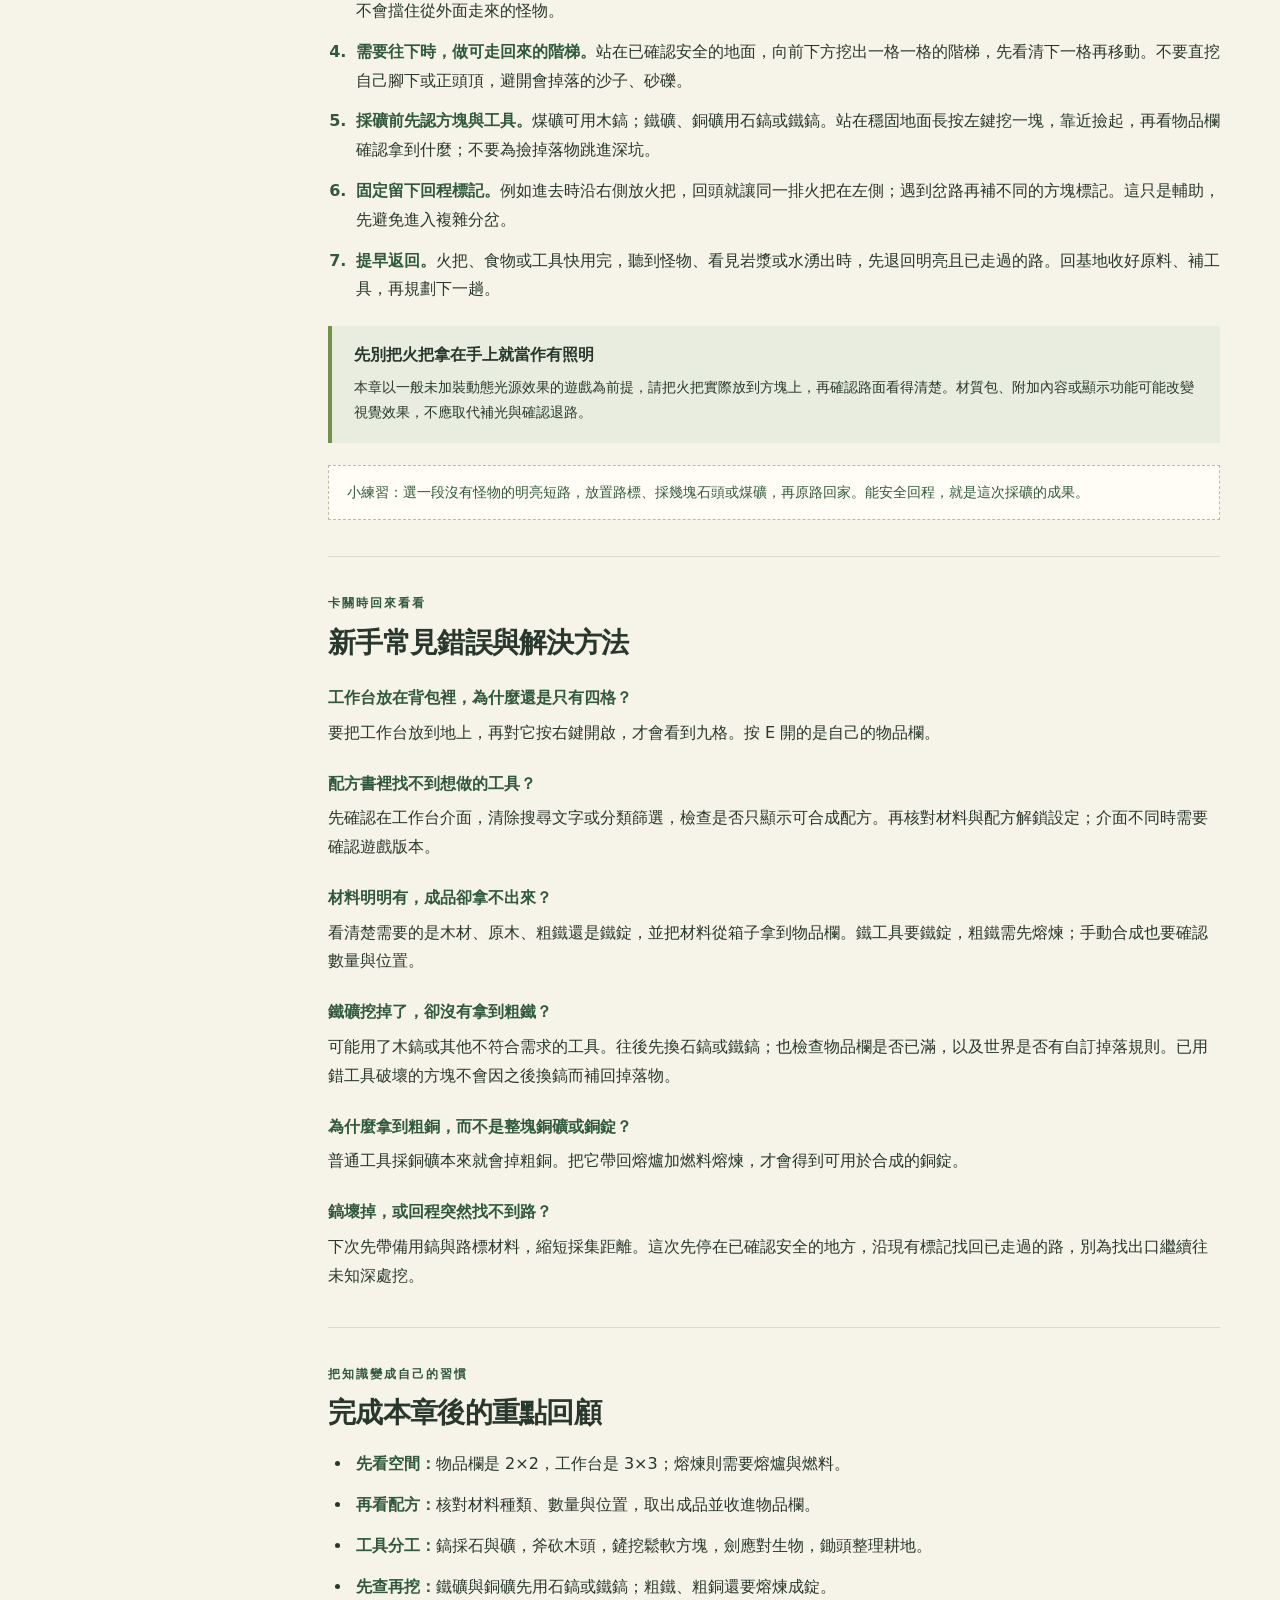
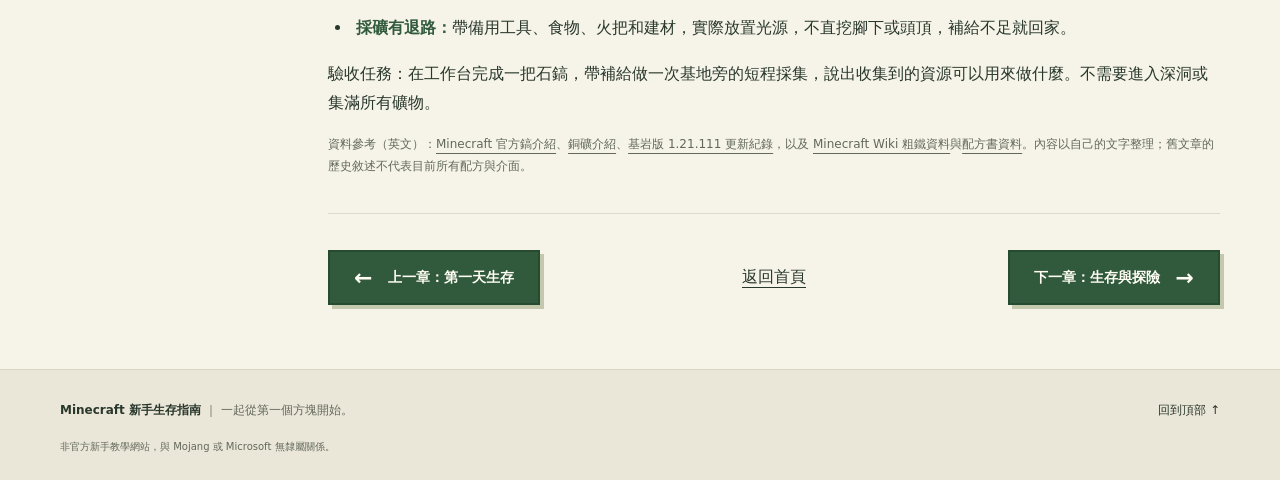
<file: crafting-resources.html>
<!DOCTYPE html>
<html lang="zh-Hant">
<head>
  <meta charset="UTF-8">
  <meta name="viewport" content="width=device-width, initial-scale=1">
  <meta name="description" content="Minecraft 基岩版第三章：學會使用合成區、工作台與配方書，認識常見工具，以及木頭、石頭、煤炭、鐵礦、銅礦的取得方式與安全採礦準備。適用 Windows 鍵盤滑鼠。">
  <meta name="theme-color" content="#284c36">
  <title>第三章：合成與資源｜Minecraft 新手生存指南</title>
  <link rel="stylesheet" href="../css/style.css">
</head>
<body id="top">
  <a class="skip-link" href="#main">跳至主要內容</a>
  <header class="site-header">
    <div class="container header-inner">
      <a class="brand" href="../index.html" aria-label="Minecraft 新手生存指南首頁">
        <span class="grass-block" aria-hidden="true"></span>
        <span><strong>Minecraft</strong><span class="brand-subtitle">新手生存指南</span></span>
      </a>
      <nav class="site-nav" aria-label="主要導覽">
        <a href="../index.html#chapters">教學章節</a>
        <a href="../index.html#learning-path">學習路線</a>
        <a href="../index.html#about">關於指南</a>
      </nav>
    </div>
  </header>

  <main class="container lesson-page" id="main">
    <nav class="breadcrumbs" aria-label="所在位置"><a href="../index.html">首頁</a><span aria-hidden="true">／</span><span aria-current="page">第三章：合成與資源</span></nav>
    <header class="lesson-header">
      <p class="eyebrow"><span class="square-dot" aria-hidden="true"></span> 冒險手冊 / 第三章</p>
      <h1>合成與資源</h1>
      <p class="lesson-intro">知道材料從哪裡來，也知道該用什麼工具。<br>從看懂配方開始，把每一次採集變成下一步的準備。</p>
      <p class="platform-label">適用平台：Windows 電腦 · Bedrock Edition 基岩版 · 鍵盤與滑鼠</p>
    </header>

    <div class="lesson-layout">
      <aside class="lesson-toc" aria-labelledby="toc-title">
        <h2 id="toc-title">本章路線</h2>
        <nav aria-label="本章目錄">
          <a href="#goals">學習目標與準備</a>
          <a href="#crafting-grid">01 合成區與工作台</a>
          <a href="#recipe-book">02 使用工作台與配方書</a>
          <a href="#tools">03 認識常見工具</a>
          <a href="#resources">04 資源與取得方法</a>
          <a href="#mining">05 基礎安全採礦</a>
          <a href="#mistakes">常見錯誤與解法</a>
          <a href="#review">重點回顧</a>
          <a href="#next-chapter">章節導覽</a>
        </nav>
      </aside>

      <article class="lesson-content" aria-label="合成與資源教學">
        <section class="lesson-section" id="goals" aria-labelledby="goals-title">
          <p class="eyebrow">出發前先看看</p>
          <h2 id="goals-title">學習目標與準備事項</h2>
          <p>完成本章後，你將能夠：</p>
          <ul>
            <li>分辨物品欄的 2×2 合成區與工作台的 3×3 合成區。</li>
            <li>查找配方、核對材料，完成一把石鎬的合成。</li>
            <li>依用途選擇鎬、斧、鏟、劍與鋤頭。</li>
            <li>用合適的鎬取得煤炭、粗鐵與粗銅，並安全返回基地。</li>
          </ul>
          <ol class="lesson-steps">
            <li><strong>先完成第一天的準備。</strong>建議已有<a href="first-day.html">第二章介紹的避難所</a>、工作台與熔爐，讓你能在明亮、安全的地方練習。</li>
            <li><strong>準備合成材料。</strong>帶一些木材、木棒與鵝卵石。還沒有石材時，先用木鎬在地表露出的石頭旁收集，不必立刻深入洞穴。</li>
            <li><strong>核對操作設定。</strong>以下使用預設的 <kbd>E</kbd> 開啟物品欄、左鍵選取或破壞、右鍵放置或互動。若改過按鍵，請查看設定中的鍵盤與滑鼠項目；手機觸控與控制器操作不在本章按鍵範圍內。</li>
          </ol>
          <div class="lesson-callout lesson-callout-sand"><h3>版本範圍與銅裝備提醒</h3><p>本章以一般生存模式、未加裝會改變配方或掉落規則的內容為前提，採用基岩版 1.21.111 已有的基礎合成與採集機制；不代表這是最新版本。官方已在 1.21.111 加入銅工具、武器與盔甲，所以不能沿用「銅不能做工具」的舊說法。本章先走木鎬 → 石鎬 → 鐵鎬的學習路線，不要求製作銅裝備。介面、配方若與你的版本不符，需要確認目前版本及世界設定。</p></div>
        </section>

        <section class="lesson-section" id="crafting-grid" aria-labelledby="grid-title">
          <p class="eyebrow">步驟 01 / 先看合成空間</p>
          <h2 id="grid-title">物品欄合成區與工作台的差別</h2>
          <p>「合成」是把指定材料依配方轉成新物品。不是所有東西放在一起都有效，有些配方也要求材料擺在特定位置。</p>
          <dl class="control-list">
            <div><dt>物品欄：2×2</dt><dd>按 E 可開啟，共四格，不必放置工作台。適合原木加工成木材、木棒、火把與工作台等小配方。</dd></div>
            <div><dt>工作台：3×3</dt><dd>對地上的工作台按右鍵開啟，共九格。能做需要三格寬的鎬，以及熔爐等較大的配方，也能完成原本的小配方。</dd></div>
            <div><dt>熔爐：原料＋燃料</dt><dd>熔爐不是較大的合成區。它需要燃料與等待時間，例如把粗鐵熔煉成鐵錠，不能在工作台直接完成這個步驟。</dd></div>
          </dl>
          <ol class="lesson-steps">
            <li><strong>按 E 觀察四格合成區。</strong>放入一個原木，可得到 4 個對應樹種的木材。左鍵取出成品，再放到物品欄。</li>
            <li><strong>製作或取出工作台。</strong>四格各放一個木材可做工作台；將它放入快捷欄、選中，對地面按右鍵放置。</li>
            <li><strong>關閉物品欄，對工作台按右鍵。</strong>找到九格合成區，確認它比剛才多了一排與一列。接下來的大型配方都在這裡練習。</li>
          </ol>
          <p class="practice-note">預期結果：你能指出四格與九格合成區，並理解「缺工作台」與「缺材料」是兩種不同問題。</p>
        </section>

        <section class="lesson-section" id="recipe-book" aria-labelledby="recipe-title">
          <p class="eyebrow">步驟 02 / 不必一次背下所有配方</p>
          <h2 id="recipe-title">使用工作台與配方書合成物品</h2>
          <p>配方書是遊戲裡的合成清單，讓你查看成品需要哪些材料。這次用「3 個鵝卵石＋2 根木棒」做一把石鎬；材料請放在自己的物品欄，而不是留在箱子裡。</p>
          <ol class="lesson-steps">
            <li><strong>對工作台按右鍵開啟介面。</strong>找到配方清單；若它收起來了，使用介面上的配方切換按鈕展開。按鈕圖示與位置可能因介面設定或版本不同而改變。</li>
            <li><strong>查找「石鎬」。</strong>使用分類或搜尋欄找名稱。若看不到，檢查是否開啟「只顯示可合成」之類的篩選；改看全部可見配方，才能查缺什麼材料。配方顯示也可能受世界的配方解鎖設定影響。</li>
            <li><strong>選取配方並看材料預覽。</strong>左鍵點石鎬配方，核對是否有 3 個鵝卵石與 2 根木棒；若顯示缺料，先補材料。還沒有木棒時，把 2 個木材上下排列，可合成 4 根木棒。</li>
            <li><strong>取出成品。</strong>材料齊全時，從成品格取出石鎬並放進物品欄，再移到快捷欄。不要只看到配方圖案，就以為已經拿到工具。</li>
            <li><strong>關閉介面並選中石鎬。</strong>收好游標拿著的物品，按 E 或 Esc 返回遊戲，用數字鍵選取對應快捷欄格子。手上應出現石鎬。</li>
          </ol>
          <div class="lesson-callout"><h3>也可以手動擺出石鎬配方</h3><p>在 3×3 合成區最上排三格各放 1 個鵝卵石，中間格與最下排中央各放 1 根木棒，其餘格子留空。拿著一疊材料時，對合成格按右鍵可放入一個。擺好後取出右側石鎬，材料才會轉成成品。</p></div>
          <p class="practice-note">小練習：先用配方書完成一把石鎬，再觀察它用了哪些材料。知道「材料＋擺法＋合成空間」，就比只記物品名稱更容易排除問題。</p>
        </section>

        <section class="lesson-section" id="tools" aria-labelledby="tools-title">
          <p class="eyebrow">步驟 03 / 選對工具再動手</p>
          <h2 id="tools-title">常見工具：鎬、斧、鏟、劍及鋤頭</h2>
          <p>工具種類決定適合做什麼，材質則影響耐用程度、效率及可採集範圍。不要把所有工具都當成挖礦工具。</p>
          <dl class="control-list">
            <div><dt>鎬：石頭與礦物</dt><dd>選中後長按左鍵採集石頭、煤礦等。用木鎬挖一般石頭可取得鵝卵石；鐵礦與銅礦則改用石鎬或鐵鎬，避免沒有掉落物。</dd></div>
            <div><dt>斧：木頭</dt><dd>選中斧頭，對樹幹長按左鍵，能比徒手更有效率地收集原木。原木再加工成木材，是工具、木棒與建材的來源。</dd></div>
            <div><dt>鏟：泥土等鬆軟方塊</dt><dd>對泥土、沙子或砂礫長按左鍵，適合整地與收集填洞材料。鏟子不能代替鎬取得礦物；也不要挖正上方會掉落的沙子或砂礫。</dd></div>
            <div><dt>劍：應對生物</dt><dd>選中劍後按左鍵攻擊，主要用於戰鬥，不適合拿來挖石頭。初期遇到危險仍先撤回避難所，別為了測試武器衝進怪物群。</dd></div>
            <div><dt>鋤頭：整理耕地</dt><dd>在基地選一塊上方有空間的泥土或草地，拿鋤頭按右鍵可變成耕地，之後用來種作物。需要水源與照明的農田規劃可留待後續學習；鋤頭不會讓礦物掉落。</dd></div>
          </dl>
          <ol class="lesson-steps">
            <li><strong>在工作台查找一把石斧或石鏟。</strong>先看配方需求，再決定要補多少鵝卵石與木棒；不用一次製作所有工具。</li>
            <li><strong>在基地旁試用。</strong>斧頭砍一段原木，或鏟子挖一塊泥土，觀察用途與效率。把鎬留給石頭與礦物。</li>
            <li><strong>留意耐久度。</strong>使用過的工具下方會有耐久條，逐漸減少後工具可能損壞消失。出門前補一把備用鎬，別等在地下用完才找材料。</li>
          </ol>
          <div class="lesson-callout lesson-callout-sand"><h3>能挖掉，不代表能採到</h3><p>徒手或用木鎬也可能把不適合的礦物方塊破壞，但不會得到你要的礦物。先查需求，再下手。工具看起來更漂亮也不代表採集等級更高，例如金鎬不能代替石鎬採集鐵礦或銅礦。</p></div>
        </section>

        <section class="lesson-section" id="resources" aria-labelledby="resources-title">
          <p class="eyebrow">步驟 04 / 把資源串成路線</p>
          <h2 id="resources-title">常見資源與取得方法</h2>
          <p>以下以沒有特殊附魔的普通工具為例。礦石是世界裡的方塊，「粗鐵、粗銅」是採集後的原料，「鐵錠、銅錠」則是熔煉後的材料。</p>
          <dl class="control-list">
            <div><dt>木頭 → 原木</dt><dd>找樹幹，以手或斧頭長按左鍵破壞並撿起。原木能做木材，木材能做木棒、工作台與木工具；也可保留原木燒木炭。</dd></div>
            <div><dt>石頭 → 鵝卵石</dt><dd>在地表露出的灰色岩石處，用木鎬或石鎬採集一般石頭，通常得到鵝卵石。可製作石工具與熔爐；徒手挖一般石頭不會得到鵝卵石。</dd></div>
            <div><dt>煤礦 → 煤炭</dt><dd>找帶黑色斑點的礦石，用木鎬或石鎬採集。煤炭可當熔爐燃料，也能搭配木棒做火把；找不到煤時，可依第二章的方法製作木炭。</dd></div>
            <div><dt>鐵礦 → 粗鐵</dt><dd>尋找有褐色斑點的礦石，用石鎬或鐵鎬挖取，再撿起粗鐵。木鎬不符合需求。把粗鐵放入熔爐上方、燃料放下方，取出鐵錠後才用來合成鐵工具。</dd></div>
            <div><dt>銅礦 → 粗銅</dt><dd>尋找帶橘色與綠色斑點的礦石，用石鎬或鐵鎬採集並撿起粗銅。木鎬不符合需求。粗銅需在熔爐加燃料熔煉成銅錠，可用於銅製建材，以及支援銅裝備版本的配方。</dd></div>
          </dl>
          <p>礦物分布會受地形、生成高度與世界版本影響，不保證在出生點附近出現。深板岩中的鐵礦、銅礦外觀背景更深，採集時同樣要選對鎬；初學時不必為了找它們往深處冒險。</p>
          <h3>練習：把第一批粗鐵變成鐵鎬</h3>
          <ol class="lesson-steps">
            <li><strong>先有石鎬，再挖鐵礦。</strong>在能安全返回的地方採集至少 3 個粗鐵，注意回收掉落物；沒有找到就先回基地，不必硬找。</li>
            <li><strong>回基地熔煉。</strong>對熔爐按右鍵，上方放粗鐵，下方放煤炭、木炭等燃料。等右側出現鐵錠後取出；3 個粗鐵可分別熔成 3 個鐵錠。</li>
            <li><strong>在工作台合成鐵鎬。</strong>使用 3 個鐵錠與 2 根木棒，擺法與石鎬相同：鐵錠排滿最上排，木棒放中間與下排中央。取出鐵鎬、移到快捷欄，保留原本的石鎬作備用。</li>
          </ol>
          <p class="practice-note">預期結果：你能解釋「木頭做木鎬 → 石頭做石鎬 → 鐵礦取得粗鐵 → 熔煉成鐵錠 → 製作鐵鎬」的關係。銅是另一項可利用的資源，不是這條路線的必經步驟。</p>
        </section>

        <section class="lesson-section" id="mining" aria-labelledby="mining-title">
          <p class="eyebrow">步驟 05 / 採得到，也要回得來</p>
          <h2 id="mining-title">基礎採礦：工具、照明與安全準備</h2>
          <p>這次只做基地附近的短程採集。目標是練習補光、確認方塊與保存回程路線，不追求一次找到所有礦物。</p>
          <ol class="lesson-steps">
            <li><strong>出發前整理快捷欄。</strong>建議帶兩把狀態良好的石鎬、食物、至少 16 支火把，以及一批泥土或鵝卵石，用來補路和封洞。這是練習建議量，不保證足夠所有洞穴；其他物品先放回基地。</li>
            <li><strong>先檢查入口周圍。</strong>白天找附近露出的石頭或淺洞，確認退路，不要直接跳下看不見底部的洞。看到怪物、深坑或大片水流就換位置。</li>
            <li><strong>一小段一小段前進並補光。</strong>選中火把，對牆面或地面按右鍵放置。看不清前方就先停下，不要摸黑亂挖；火把是照明工具，不會擋住從外面走來的怪物。</li>
            <li><strong>需要往下時，做可走回來的階梯。</strong>站在已確認安全的地面，向前下方挖出一格一格的階梯，先看清下一格再移動。不要直挖自己腳下或正頭頂，避開會掉落的沙子、砂礫。</li>
            <li><strong>採礦前先認方塊與工具。</strong>煤礦可用木鎬；鐵礦、銅礦用石鎬或鐵鎬。站在穩固地面長按左鍵挖一塊，靠近撿起，再看物品欄確認拿到什麼；不要為撿掉落物跳進深坑。</li>
            <li><strong>固定留下回程標記。</strong>例如進去時沿右側放火把，回頭就讓同一排火把在左側；遇到岔路再補不同的方塊標記。這只是輔助，先避免進入複雜分岔。</li>
            <li><strong>提早返回。</strong>火把、食物或工具快用完，聽到怪物、看見岩漿或水湧出時，先退回明亮且已走過的路。回基地收好原料、補工具，再規劃下一趟。</li>
          </ol>
          <div class="lesson-callout"><h3>先別把火把拿在手上就當作有照明</h3><p>本章以一般未加裝動態光源效果的遊戲為前提，請把火把實際放到方塊上，再確認路面看得清楚。材質包、附加內容或顯示功能可能改變視覺效果，不應取代補光與確認退路。</p></div>
          <p class="practice-note">小練習：選一段沒有怪物的明亮短路，放置路標、採幾塊石頭或煤礦，再原路回家。能安全回程，就是這次採礦的成果。</p>
        </section>

        <section class="lesson-section" id="mistakes" aria-labelledby="mistakes-title">
          <p class="eyebrow">卡關時回來看看</p>
          <h2 id="mistakes-title">新手常見錯誤與解決方法</h2>
          <dl class="mistake-list">
            <div><dt>工作台放在背包裡，為什麼還是只有四格？</dt><dd>要把工作台放到地上，再對它按右鍵開啟，才會看到九格。按 E 開的是自己的物品欄。</dd></div>
            <div><dt>配方書裡找不到想做的工具？</dt><dd>先確認在工作台介面，清除搜尋文字或分類篩選，檢查是否只顯示可合成配方。再核對材料與配方解鎖設定；介面不同時需要確認遊戲版本。</dd></div>
            <div><dt>材料明明有，成品卻拿不出來？</dt><dd>看清楚需要的是木材、原木、粗鐵還是鐵錠，並把材料從箱子拿到物品欄。鐵工具要鐵錠，粗鐵需先熔煉；手動合成也要確認數量與位置。</dd></div>
            <div><dt>鐵礦挖掉了，卻沒有拿到粗鐵？</dt><dd>可能用了木鎬或其他不符合需求的工具。往後先換石鎬或鐵鎬；也檢查物品欄是否已滿，以及世界是否有自訂掉落規則。已用錯工具破壞的方塊不會因之後換鎬而補回掉落物。</dd></div>
            <div><dt>為什麼拿到粗銅，而不是整塊銅礦或銅錠？</dt><dd>普通工具採銅礦本來就會掉粗銅。把它帶回熔爐加燃料熔煉，才會得到可用於合成的銅錠。</dd></div>
            <div><dt>鎬壞掉，或回程突然找不到路？</dt><dd>下次先帶備用鎬與路標材料，縮短採集距離。這次先停在已確認安全的地方，沿現有標記找回已走過的路，別為找出口繼續往未知深處挖。</dd></div>
          </dl>
        </section>

        <section class="lesson-section" id="review" aria-labelledby="review-title">
          <p class="eyebrow">把知識變成自己的習慣</p>
          <h2 id="review-title">完成本章後的重點回顧</h2>
          <ul>
            <li><strong>先看空間：</strong>物品欄是 2×2，工作台是 3×3；熔煉則需要熔爐與燃料。</li>
            <li><strong>再看配方：</strong>核對材料種類、數量與位置，取出成品並收進物品欄。</li>
            <li><strong>工具分工：</strong>鎬採石與礦，斧砍木頭，鏟挖鬆軟方塊，劍應對生物，鋤頭整理耕地。</li>
            <li><strong>先查再挖：</strong>鐵礦與銅礦先用石鎬或鐵鎬；粗鐵、粗銅還要熔煉成錠。</li>
            <li><strong>採礦有退路：</strong>帶備用工具、食物、火把和建材，實際放置光源，不直挖腳下或頭頂，補給不足就回家。</li>
          </ul>
          <p>驗收任務：在工作台完成一把石鎬，帶補給做一次基地旁的短程採集，說出收集到的資源可以用來做什麼。不需要進入深洞或集滿所有礦物。</p>
          <p class="lesson-source">資料參考（英文）：<a href="https://www.minecraft.net/en-us/article/taking-inventory-pickaxe">Minecraft 官方鎬介紹</a>、<a href="https://www.minecraft.net/en-us/article/block-week--copper-ore">銅礦介紹</a>、<a href="https://www.minecraft.net/en-us/article/the-copper-age---minecraft--bedrock-edition-1-21-111-changelog">基岩版 1.21.111 更新紀錄</a>，以及 <a href="https://minecraft.wiki/w/Raw_Iron">Minecraft Wiki 粗鐵資料</a>與<a href="https://minecraft.wiki/w/Recipe_book">配方書資料</a>。內容以自己的文字整理；舊文章的歷史敘述不代表目前所有配方與介面。</p>
        </section>

        <nav class="chapter-pagination" id="next-chapter" aria-label="章節導覽">
          <a class="button" href="first-day.html"><span aria-hidden="true">←</span> 上一章：第一天生存</a>
          <a href="../index.html#chapters">返回首頁</a>
          <a class="button" href="survival-exploration.html">下一章：生存與探險 <span aria-hidden="true">→</span></a>
        </nav>
      </article>
    </div>
  </main>

  <footer class="site-footer"><div class="container footer-inner"><p>Minecraft 新手生存指南 <span>｜ 一起從第一個方塊開始。</span></p><a href="#top">回到頂部 <span aria-hidden="true">↑</span></a></div><div class="container disclaimer">非官方新手教學網站，與 Mojang 或 Microsoft 無隸屬關係。</div></footer>
</body>
</html>
</file>
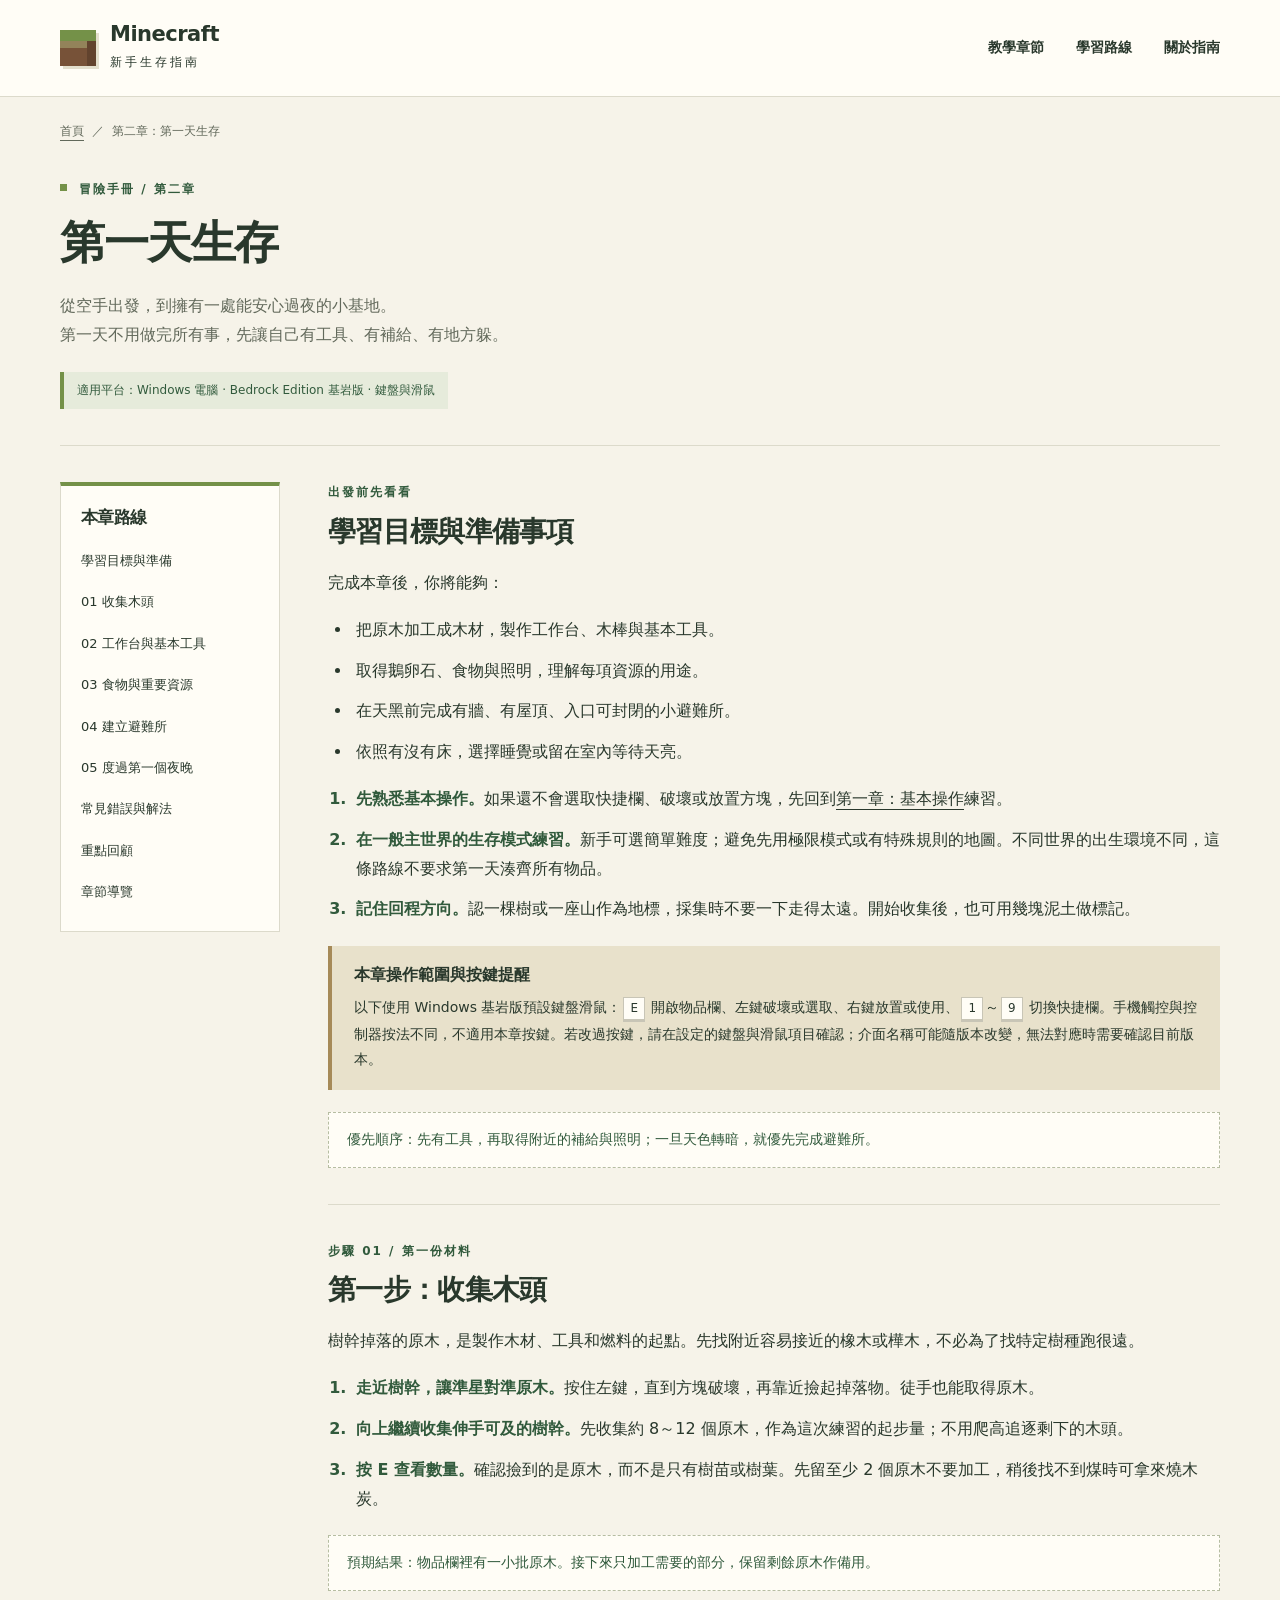
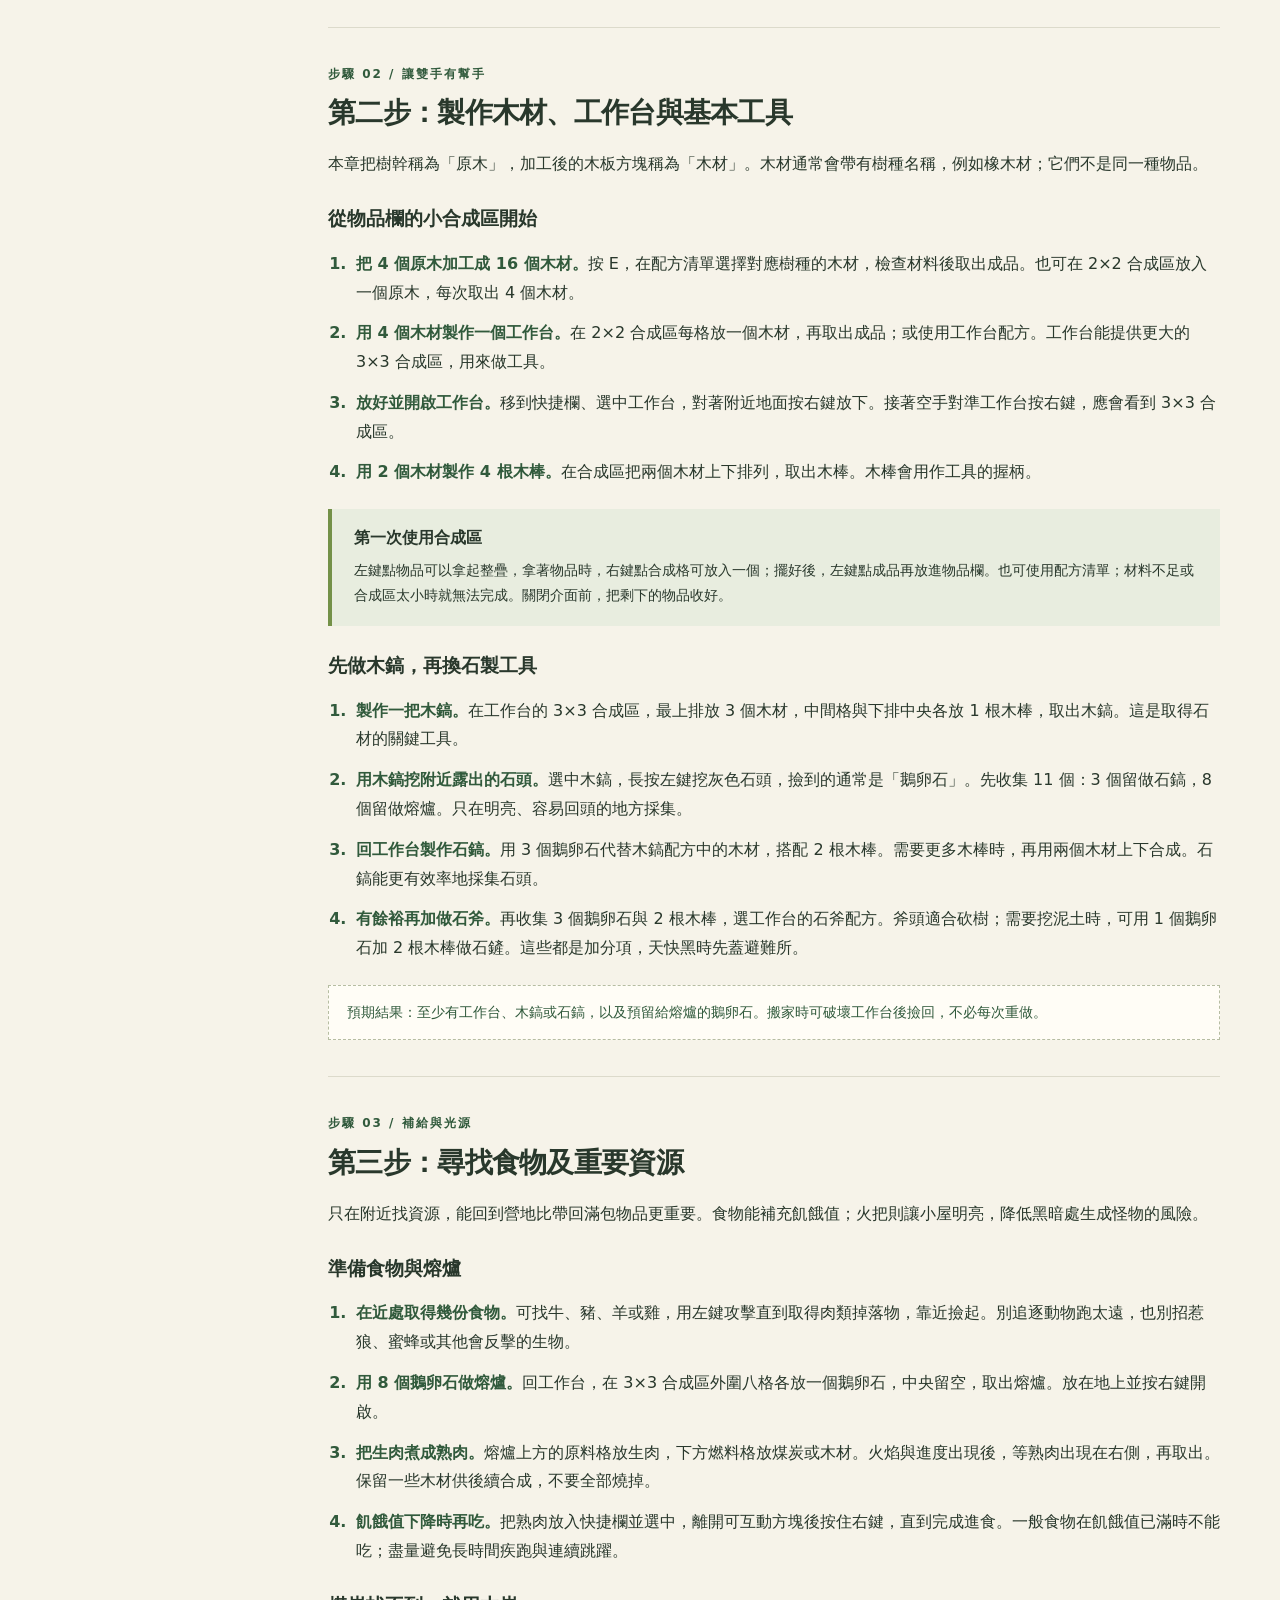
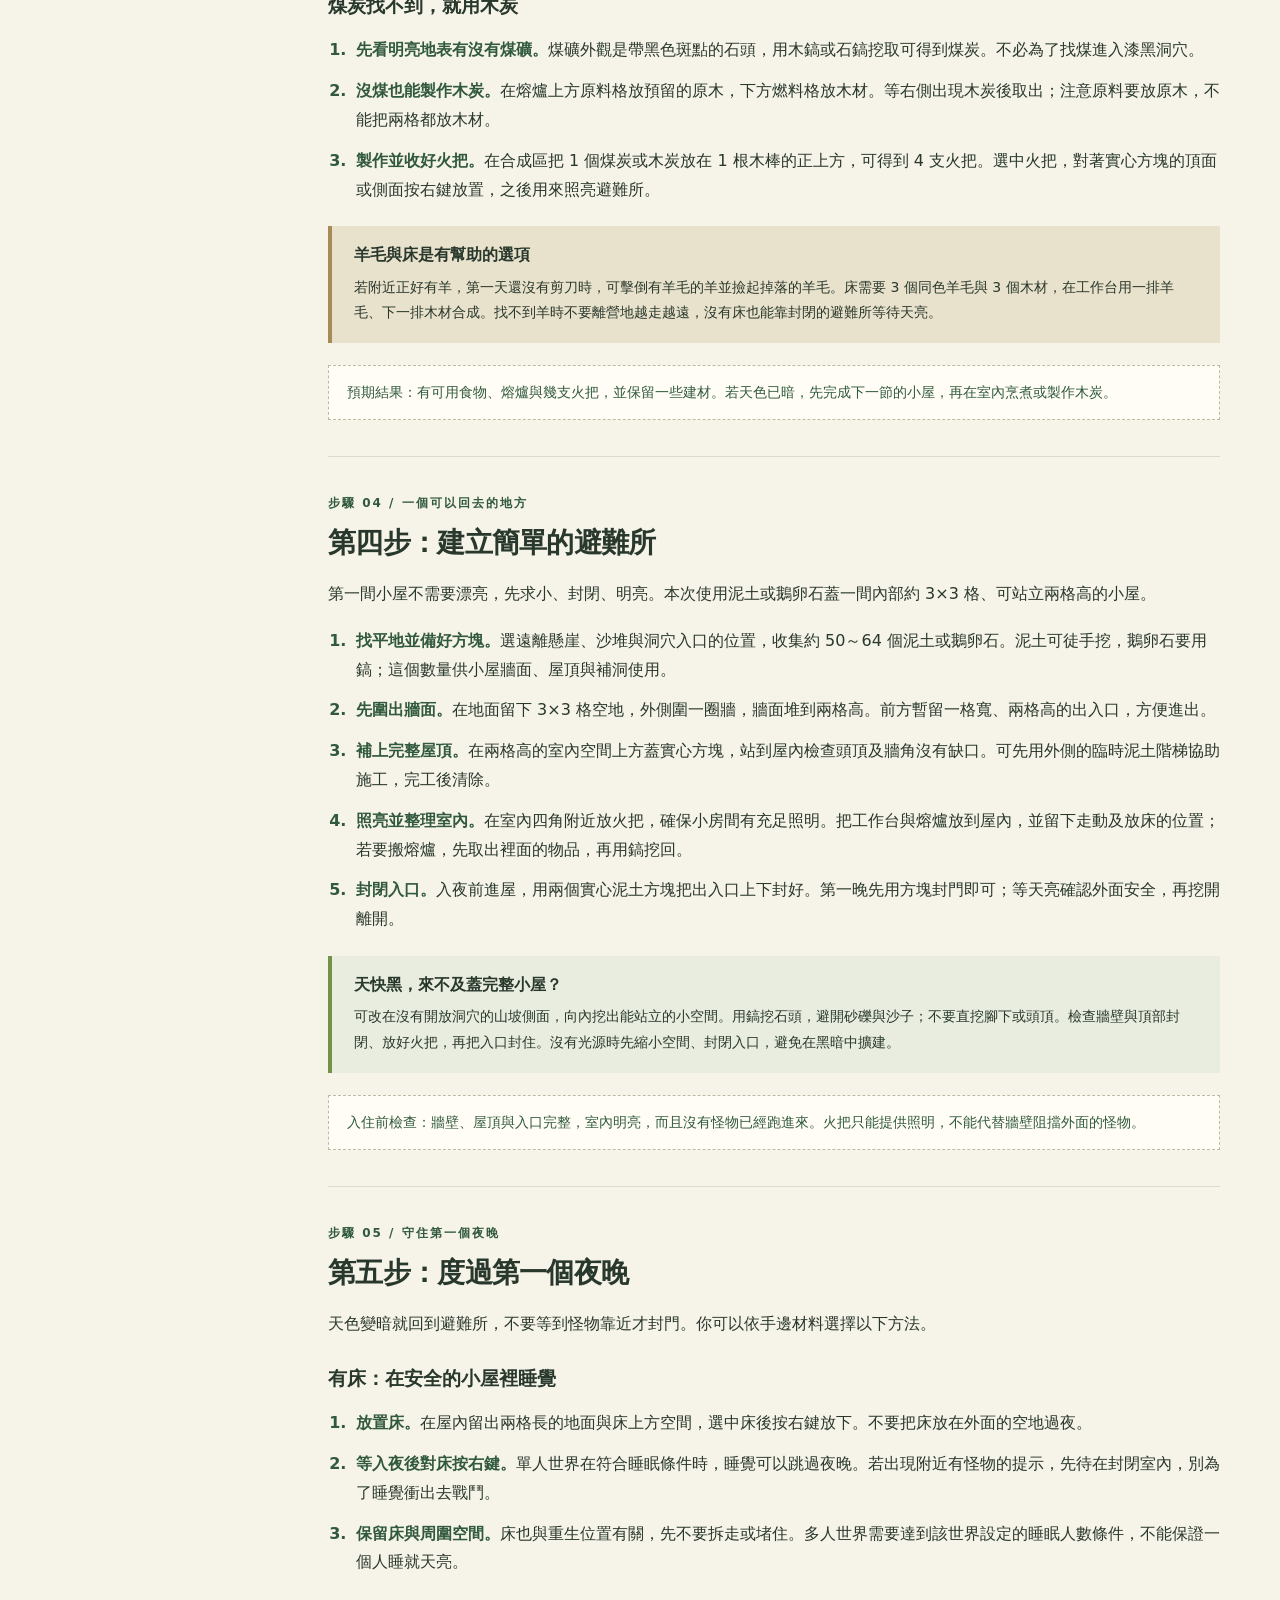
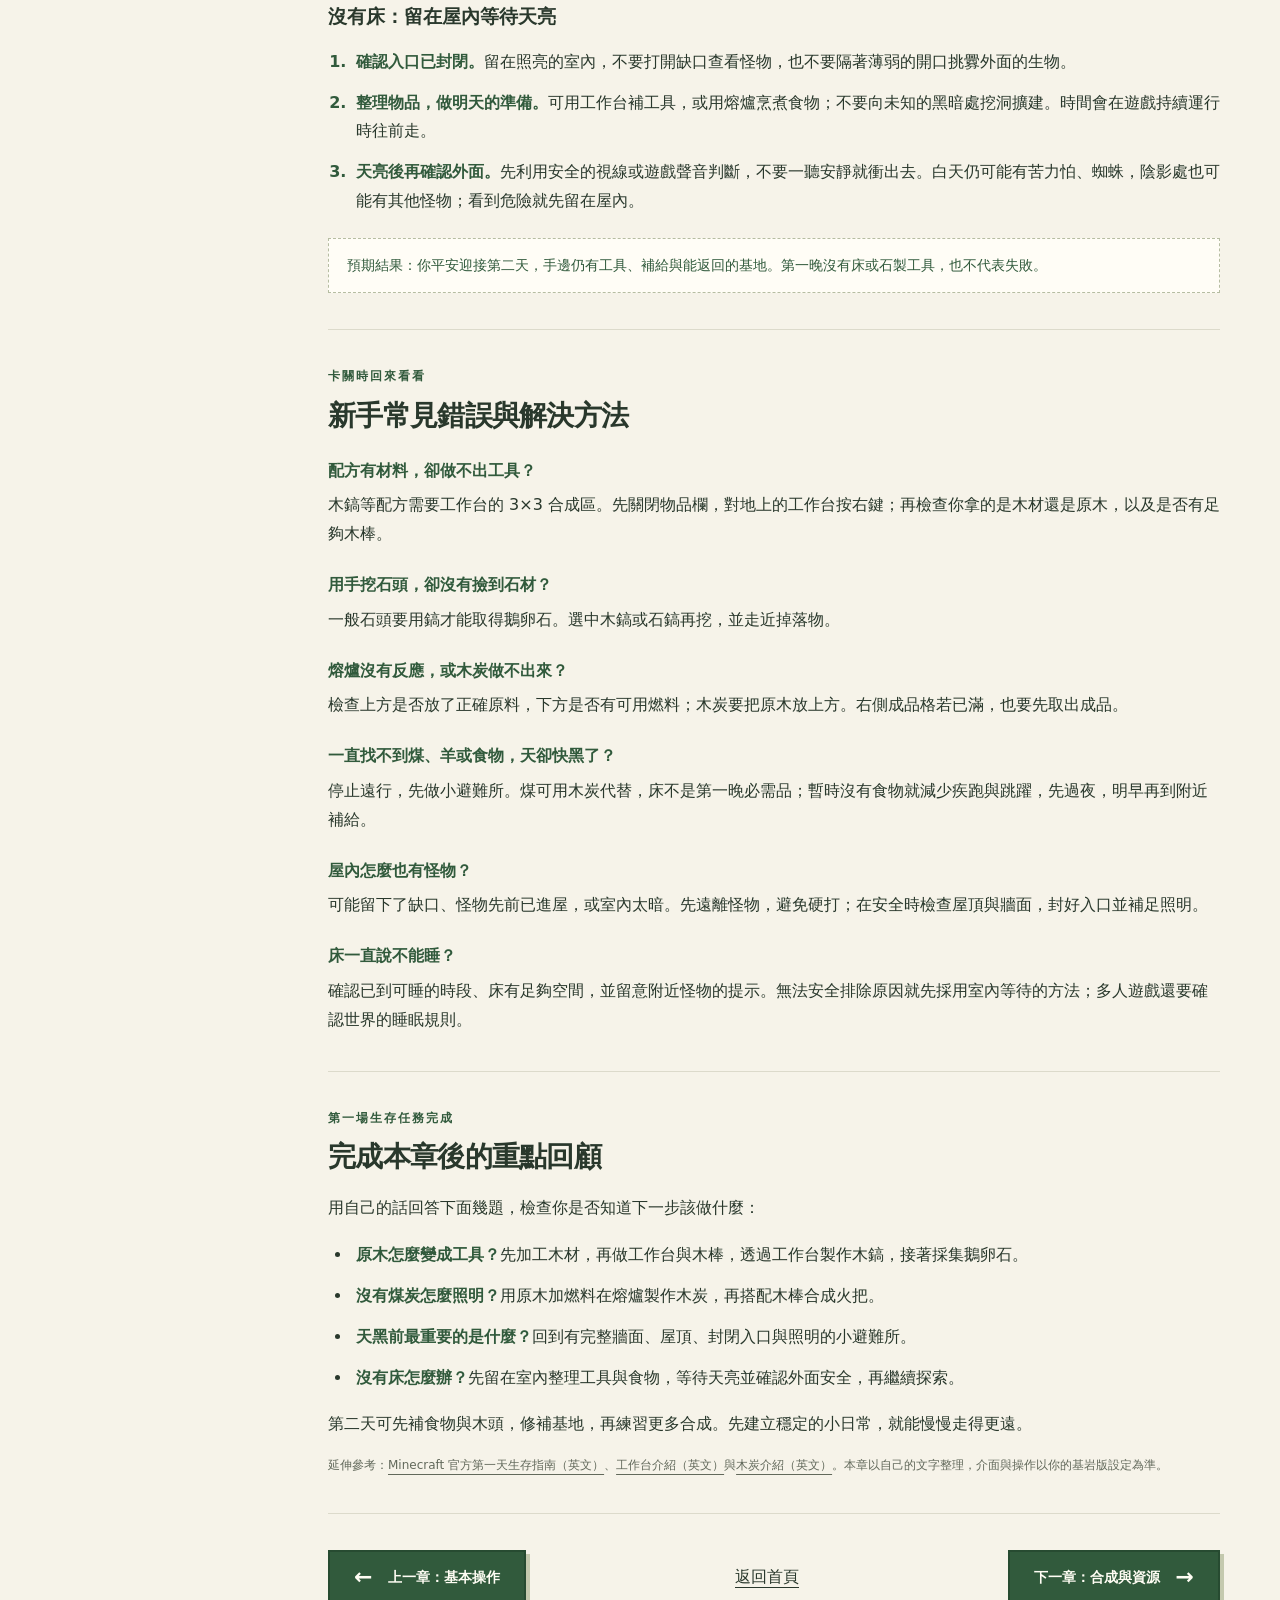
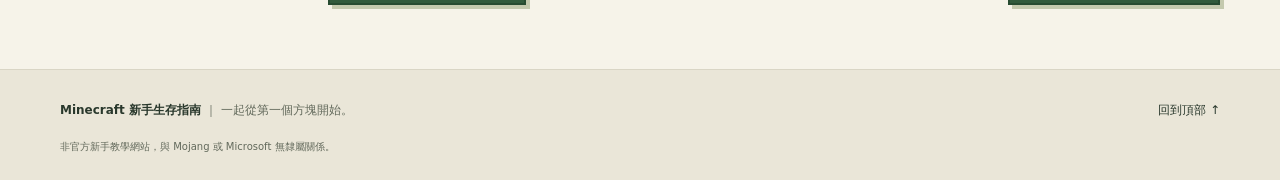
<file: first-day.html>
<!DOCTYPE html>
<html lang="zh-Hant">
<head>
  <meta charset="UTF-8">
  <meta name="viewport" content="width=device-width, initial-scale=1">
  <meta name="description" content="Minecraft 基岩版第二章：Windows 鍵盤滑鼠新手教學。從收集木頭、合成工具、取得食物與照明，到建立避難所，逐步度過第一個夜晚。">
  <meta name="theme-color" content="#284c36">
  <title>第二章：第一天生存｜Minecraft 新手生存指南</title>
  <link rel="stylesheet" href="../css/style.css">
</head>
<body id="top">
  <a class="skip-link" href="#main">跳至主要內容</a>
  <header class="site-header">
    <div class="container header-inner">
      <a class="brand" href="../index.html" aria-label="Minecraft 新手生存指南首頁">
        <span class="grass-block" aria-hidden="true"></span>
        <span><strong>Minecraft</strong><span class="brand-subtitle">新手生存指南</span></span>
      </a>
      <nav class="site-nav" aria-label="主要導覽">
        <a href="../index.html#chapters">教學章節</a>
        <a href="../index.html#learning-path">學習路線</a>
        <a href="../index.html#about">關於指南</a>
      </nav>
    </div>
  </header>

  <main class="container lesson-page" id="main">
    <nav class="breadcrumbs" aria-label="所在位置"><a href="../index.html">首頁</a><span aria-hidden="true">／</span><span aria-current="page">第二章：第一天生存</span></nav>
    <header class="lesson-header">
      <p class="eyebrow"><span class="square-dot" aria-hidden="true"></span> 冒險手冊 / 第二章</p>
      <h1>第一天生存</h1>
      <p class="lesson-intro">從空手出發，到擁有一處能安心過夜的小基地。<br>第一天不用做完所有事，先讓自己有工具、有補給、有地方躲。</p>
      <p class="platform-label">適用平台：Windows 電腦 · Bedrock Edition 基岩版 · 鍵盤與滑鼠</p>
    </header>

    <div class="lesson-layout">
      <aside class="lesson-toc" aria-labelledby="toc-title">
        <h2 id="toc-title">本章路線</h2>
        <nav aria-label="本章目錄">
          <a href="#goals">學習目標與準備</a>
          <a href="#wood">01 收集木頭</a>
          <a href="#crafting">02 工作台與基本工具</a>
          <a href="#resources">03 食物與重要資源</a>
          <a href="#shelter">04 建立避難所</a>
          <a href="#night">05 度過第一個夜晚</a>
          <a href="#mistakes">常見錯誤與解法</a>
          <a href="#review">重點回顧</a>
          <a href="#next-chapter">章節導覽</a>
        </nav>
      </aside>

      <article class="lesson-content" aria-label="第一天生存教學">
        <section class="lesson-section" id="goals" aria-labelledby="goals-title">
          <p class="eyebrow">出發前先看看</p>
          <h2 id="goals-title">學習目標與準備事項</h2>
          <p>完成本章後，你將能夠：</p>
          <ul>
            <li>把原木加工成木材，製作工作台、木棒與基本工具。</li>
            <li>取得鵝卵石、食物與照明，理解每項資源的用途。</li>
            <li>在天黑前完成有牆、有屋頂、入口可封閉的小避難所。</li>
            <li>依照有沒有床，選擇睡覺或留在室內等待天亮。</li>
          </ul>
          <ol class="lesson-steps">
            <li><strong>先熟悉基本操作。</strong>如果還不會選取快捷欄、破壞或放置方塊，先回到<a href="basic-controls.html">第一章：基本操作</a>練習。</li>
            <li><strong>在一般主世界的生存模式練習。</strong>新手可選簡單難度；避免先用極限模式或有特殊規則的地圖。不同世界的出生環境不同，這條路線不要求第一天湊齊所有物品。</li>
            <li><strong>記住回程方向。</strong>認一棵樹或一座山作為地標，採集時不要一下走得太遠。開始收集後，也可用幾塊泥土做標記。</li>
          </ol>
          <div class="lesson-callout lesson-callout-sand"><h3>本章操作範圍與按鍵提醒</h3><p>以下使用 Windows 基岩版預設鍵盤滑鼠：<kbd>E</kbd> 開啟物品欄、左鍵破壞或選取、右鍵放置或使用、<kbd>1</kbd>～<kbd>9</kbd> 切換快捷欄。手機觸控與控制器按法不同，不適用本章按鍵。若改過按鍵，請在設定的鍵盤與滑鼠項目確認；介面名稱可能隨版本改變，無法對應時需要確認目前版本。</p></div>
          <p class="practice-note">優先順序：先有工具，再取得附近的補給與照明；一旦天色轉暗，就優先完成避難所。</p>
        </section>

        <section class="lesson-section" id="wood" aria-labelledby="wood-title">
          <p class="eyebrow">步驟 01 / 第一份材料</p>
          <h2 id="wood-title">第一步：收集木頭</h2>
          <p>樹幹掉落的原木，是製作木材、工具和燃料的起點。先找附近容易接近的橡木或樺木，不必為了找特定樹種跑很遠。</p>
          <ol class="lesson-steps">
            <li><strong>走近樹幹，讓準星對準原木。</strong>按住左鍵，直到方塊破壞，再靠近撿起掉落物。徒手也能取得原木。</li>
            <li><strong>向上繼續收集伸手可及的樹幹。</strong>先收集約 8～12 個原木，作為這次練習的起步量；不用爬高追逐剩下的木頭。</li>
            <li><strong>按 E 查看數量。</strong>確認撿到的是原木，而不是只有樹苗或樹葉。先留至少 2 個原木不要加工，稍後找不到煤時可拿來燒木炭。</li>
          </ol>
          <p class="practice-note">預期結果：物品欄裡有一小批原木。接下來只加工需要的部分，保留剩餘原木作備用。</p>
        </section>

        <section class="lesson-section" id="crafting" aria-labelledby="crafting-title">
          <p class="eyebrow">步驟 02 / 讓雙手有幫手</p>
          <h2 id="crafting-title">第二步：製作木材、工作台與基本工具</h2>
          <p>本章把樹幹稱為「原木」，加工後的木板方塊稱為「木材」。木材通常會帶有樹種名稱，例如橡木材；它們不是同一種物品。</p>
          <h3>從物品欄的小合成區開始</h3>
          <ol class="lesson-steps">
            <li><strong>把 4 個原木加工成 16 個木材。</strong>按 E，在配方清單選擇對應樹種的木材，檢查材料後取出成品。也可在 2×2 合成區放入一個原木，每次取出 4 個木材。</li>
            <li><strong>用 4 個木材製作一個工作台。</strong>在 2×2 合成區每格放一個木材，再取出成品；或使用工作台配方。工作台能提供更大的 3×3 合成區，用來做工具。</li>
            <li><strong>放好並開啟工作台。</strong>移到快捷欄、選中工作台，對著附近地面按右鍵放下。接著空手對準工作台按右鍵，應會看到 3×3 合成區。</li>
            <li><strong>用 2 個木材製作 4 根木棒。</strong>在合成區把兩個木材上下排列，取出木棒。木棒會用作工具的握柄。</li>
          </ol>
          <div class="lesson-callout"><h3>第一次使用合成區</h3><p>左鍵點物品可以拿起整疊，拿著物品時，右鍵點合成格可放入一個；擺好後，左鍵點成品再放進物品欄。也可使用配方清單；材料不足或合成區太小時就無法完成。關閉介面前，把剩下的物品收好。</p></div>
          <h3>先做木鎬，再換石製工具</h3>
          <ol class="lesson-steps">
            <li><strong>製作一把木鎬。</strong>在工作台的 3×3 合成區，最上排放 3 個木材，中間格與下排中央各放 1 根木棒，取出木鎬。這是取得石材的關鍵工具。</li>
            <li><strong>用木鎬挖附近露出的石頭。</strong>選中木鎬，長按左鍵挖灰色石頭，撿到的通常是「鵝卵石」。先收集 11 個：3 個留做石鎬，8 個留做熔爐。只在明亮、容易回頭的地方採集。</li>
            <li><strong>回工作台製作石鎬。</strong>用 3 個鵝卵石代替木鎬配方中的木材，搭配 2 根木棒。需要更多木棒時，再用兩個木材上下合成。石鎬能更有效率地採集石頭。</li>
            <li><strong>有餘裕再加做石斧。</strong>再收集 3 個鵝卵石與 2 根木棒，選工作台的石斧配方。斧頭適合砍樹；需要挖泥土時，可用 1 個鵝卵石加 2 根木棒做石鏟。這些都是加分項，天快黑時先蓋避難所。</li>
          </ol>
          <p class="practice-note">預期結果：至少有工作台、木鎬或石鎬，以及預留給熔爐的鵝卵石。搬家時可破壞工作台後撿回，不必每次重做。</p>
        </section>

        <section class="lesson-section" id="resources" aria-labelledby="resources-title">
          <p class="eyebrow">步驟 03 / 補給與光源</p>
          <h2 id="resources-title">第三步：尋找食物及重要資源</h2>
          <p>只在附近找資源，能回到營地比帶回滿包物品更重要。食物能補充飢餓值；火把則讓小屋明亮，降低黑暗處生成怪物的風險。</p>
          <h3>準備食物與熔爐</h3>
          <ol class="lesson-steps">
            <li><strong>在近處取得幾份食物。</strong>可找牛、豬、羊或雞，用左鍵攻擊直到取得肉類掉落物，靠近撿起。別追逐動物跑太遠，也別招惹狼、蜜蜂或其他會反擊的生物。</li>
            <li><strong>用 8 個鵝卵石做熔爐。</strong>回工作台，在 3×3 合成區外圍八格各放一個鵝卵石，中央留空，取出熔爐。放在地上並按右鍵開啟。</li>
            <li><strong>把生肉煮成熟肉。</strong>熔爐上方的原料格放生肉，下方燃料格放煤炭或木材。火焰與進度出現後，等熟肉出現在右側，再取出。保留一些木材供後續合成，不要全部燒掉。</li>
            <li><strong>飢餓值下降時再吃。</strong>把熟肉放入快捷欄並選中，離開可互動方塊後按住右鍵，直到完成進食。一般食物在飢餓值已滿時不能吃；盡量避免長時間疾跑與連續跳躍。</li>
          </ol>
          <h3>煤炭找不到，就用木炭</h3>
          <ol class="lesson-steps">
            <li><strong>先看明亮地表有沒有煤礦。</strong>煤礦外觀是帶黑色斑點的石頭，用木鎬或石鎬挖取可得到煤炭。不必為了找煤進入漆黑洞穴。</li>
            <li><strong>沒煤也能製作木炭。</strong>在熔爐上方原料格放預留的原木，下方燃料格放木材。等右側出現木炭後取出；注意原料要放原木，不能把兩格都放木材。</li>
            <li><strong>製作並收好火把。</strong>在合成區把 1 個煤炭或木炭放在 1 根木棒的正上方，可得到 4 支火把。選中火把，對著實心方塊的頂面或側面按右鍵放置，之後用來照亮避難所。</li>
          </ol>
          <div class="lesson-callout lesson-callout-sand"><h3>羊毛與床是有幫助的選項</h3><p>若附近正好有羊，第一天還沒有剪刀時，可擊倒有羊毛的羊並撿起掉落的羊毛。床需要 3 個同色羊毛與 3 個木材，在工作台用一排羊毛、下一排木材合成。找不到羊時不要離營地越走越遠，沒有床也能靠封閉的避難所等待天亮。</p></div>
          <p class="practice-note">預期結果：有可用食物、熔爐與幾支火把，並保留一些建材。若天色已暗，先完成下一節的小屋，再在室內烹煮或製作木炭。</p>
        </section>

        <section class="lesson-section" id="shelter" aria-labelledby="shelter-title">
          <p class="eyebrow">步驟 04 / 一個可以回去的地方</p>
          <h2 id="shelter-title">第四步：建立簡單的避難所</h2>
          <p>第一間小屋不需要漂亮，先求小、封閉、明亮。本次使用泥土或鵝卵石蓋一間內部約 3×3 格、可站立兩格高的小屋。</p>
          <ol class="lesson-steps">
            <li><strong>找平地並備好方塊。</strong>選遠離懸崖、沙堆與洞穴入口的位置，收集約 50～64 個泥土或鵝卵石。泥土可徒手挖，鵝卵石要用鎬；這個數量供小屋牆面、屋頂與補洞使用。</li>
            <li><strong>先圍出牆面。</strong>在地面留下 3×3 格空地，外側圍一圈牆，牆面堆到兩格高。前方暫留一格寬、兩格高的出入口，方便進出。</li>
            <li><strong>補上完整屋頂。</strong>在兩格高的室內空間上方蓋實心方塊，站到屋內檢查頭頂及牆角沒有缺口。可先用外側的臨時泥土階梯協助施工，完工後清除。</li>
            <li><strong>照亮並整理室內。</strong>在室內四角附近放火把，確保小房間有充足照明。把工作台與熔爐放到屋內，並留下走動及放床的位置；若要搬熔爐，先取出裡面的物品，再用鎬挖回。</li>
            <li><strong>封閉入口。</strong>入夜前進屋，用兩個實心泥土方塊把出入口上下封好。第一晚先用方塊封門即可；等天亮確認外面安全，再挖開離開。</li>
          </ol>
          <div class="lesson-callout"><h3>天快黑，來不及蓋完整小屋？</h3><p>可改在沒有開放洞穴的山坡側面，向內挖出能站立的小空間。用鎬挖石頭，避開砂礫與沙子；不要直挖腳下或頭頂。檢查牆壁與頂部封閉、放好火把，再把入口封住。沒有光源時先縮小空間、封閉入口，避免在黑暗中擴建。</p></div>
          <p class="practice-note">入住前檢查：牆壁、屋頂與入口完整，室內明亮，而且沒有怪物已經跑進來。火把只能提供照明，不能代替牆壁阻擋外面的怪物。</p>
        </section>

        <section class="lesson-section" id="night" aria-labelledby="night-title">
          <p class="eyebrow">步驟 05 / 守住第一個夜晚</p>
          <h2 id="night-title">第五步：度過第一個夜晚</h2>
          <p>天色變暗就回到避難所，不要等到怪物靠近才封門。你可以依手邊材料選擇以下方法。</p>
          <h3>有床：在安全的小屋裡睡覺</h3>
          <ol class="lesson-steps">
            <li><strong>放置床。</strong>在屋內留出兩格長的地面與床上方空間，選中床後按右鍵放下。不要把床放在外面的空地過夜。</li>
            <li><strong>等入夜後對床按右鍵。</strong>單人世界在符合睡眠條件時，睡覺可以跳過夜晚。若出現附近有怪物的提示，先待在封閉室內，別為了睡覺衝出去戰鬥。</li>
            <li><strong>保留床與周圍空間。</strong>床也與重生位置有關，先不要拆走或堵住。多人世界需要達到該世界設定的睡眠人數條件，不能保證一個人睡就天亮。</li>
          </ol>
          <h3>沒有床：留在屋內等待天亮</h3>
          <ol class="lesson-steps">
            <li><strong>確認入口已封閉。</strong>留在照亮的室內，不要打開缺口查看怪物，也不要隔著薄弱的開口挑釁外面的生物。</li>
            <li><strong>整理物品，做明天的準備。</strong>可用工作台補工具，或用熔爐烹煮食物；不要向未知的黑暗處挖洞擴建。時間會在遊戲持續運行時往前走。</li>
            <li><strong>天亮後再確認外面。</strong>先利用安全的視線或遊戲聲音判斷，不要一聽安靜就衝出去。白天仍可能有苦力怕、蜘蛛，陰影處也可能有其他怪物；看到危險就先留在屋內。</li>
          </ol>
          <p class="practice-note">預期結果：你平安迎接第二天，手邊仍有工具、補給與能返回的基地。第一晚沒有床或石製工具，也不代表失敗。</p>
        </section>

        <section class="lesson-section" id="mistakes" aria-labelledby="mistakes-title">
          <p class="eyebrow">卡關時回來看看</p>
          <h2 id="mistakes-title">新手常見錯誤與解決方法</h2>
          <dl class="mistake-list">
            <div><dt>配方有材料，卻做不出工具？</dt><dd>木鎬等配方需要工作台的 3×3 合成區。先關閉物品欄，對地上的工作台按右鍵；再檢查你拿的是木材還是原木，以及是否有足夠木棒。</dd></div>
            <div><dt>用手挖石頭，卻沒有撿到石材？</dt><dd>一般石頭要用鎬才能取得鵝卵石。選中木鎬或石鎬再挖，並走近掉落物。</dd></div>
            <div><dt>熔爐沒有反應，或木炭做不出來？</dt><dd>檢查上方是否放了正確原料，下方是否有可用燃料；木炭要把原木放上方。右側成品格若已滿，也要先取出成品。</dd></div>
            <div><dt>一直找不到煤、羊或食物，天卻快黑了？</dt><dd>停止遠行，先做小避難所。煤可用木炭代替，床不是第一晚必需品；暫時沒有食物就減少疾跑與跳躍，先過夜，明早再到附近補給。</dd></div>
            <div><dt>屋內怎麼也有怪物？</dt><dd>可能留下了缺口、怪物先前已進屋，或室內太暗。先遠離怪物，避免硬打；在安全時檢查屋頂與牆面，封好入口並補足照明。</dd></div>
            <div><dt>床一直說不能睡？</dt><dd>確認已到可睡的時段、床有足夠空間，並留意附近怪物的提示。無法安全排除原因就先採用室內等待的方法；多人遊戲還要確認世界的睡眠規則。</dd></div>
          </dl>
        </section>

        <section class="lesson-section" id="review" aria-labelledby="review-title">
          <p class="eyebrow">第一場生存任務完成</p>
          <h2 id="review-title">完成本章後的重點回顧</h2>
          <p>用自己的話回答下面幾題，檢查你是否知道下一步該做什麼：</p>
          <ul>
            <li><strong>原木怎麼變成工具？</strong>先加工木材，再做工作台與木棒，透過工作台製作木鎬，接著採集鵝卵石。</li>
            <li><strong>沒有煤炭怎麼照明？</strong>用原木加燃料在熔爐製作木炭，再搭配木棒合成火把。</li>
            <li><strong>天黑前最重要的是什麼？</strong>回到有完整牆面、屋頂、封閉入口與照明的小避難所。</li>
            <li><strong>沒有床怎麼辦？</strong>先留在室內整理工具與食物，等待天亮並確認外面安全，再繼續探索。</li>
          </ul>
          <p>第二天可先補食物與木頭，修補基地，再練習更多合成。先建立穩定的小日常，就能慢慢走得更遠。</p>
          <p class="lesson-source">延伸參考：<a href="https://www.minecraft.net/en-us/article/how-survive-your-first-day">Minecraft 官方第一天生存指南（英文）</a>、<a href="https://www.minecraft.net/en-us/article/block-week-crafting-table">工作台介紹（英文）</a>與<a href="https://www.minecraft.net/en-us/article/charcoal">木炭介紹（英文）</a>。本章以自己的文字整理，介面與操作以你的基岩版設定為準。</p>
        </section>

        <nav class="chapter-pagination" id="next-chapter" aria-label="章節導覽">
          <a class="button" href="basic-controls.html"><span aria-hidden="true">←</span> 上一章：基本操作</a>
          <a href="../index.html#chapters">返回首頁</a>
          <a class="button" href="crafting-resources.html">下一章：合成與資源 <span aria-hidden="true">→</span></a>
        </nav>
      </article>
    </div>
  </main>

  <footer class="site-footer"><div class="container footer-inner"><p>Minecraft 新手生存指南 <span>｜ 一起從第一個方塊開始。</span></p><a href="#top">回到頂部 <span aria-hidden="true">↑</span></a></div><div class="container disclaimer">非官方新手教學網站，與 Mojang 或 Microsoft 無隸屬關係。</div></footer>
</body>
</html>
</file>
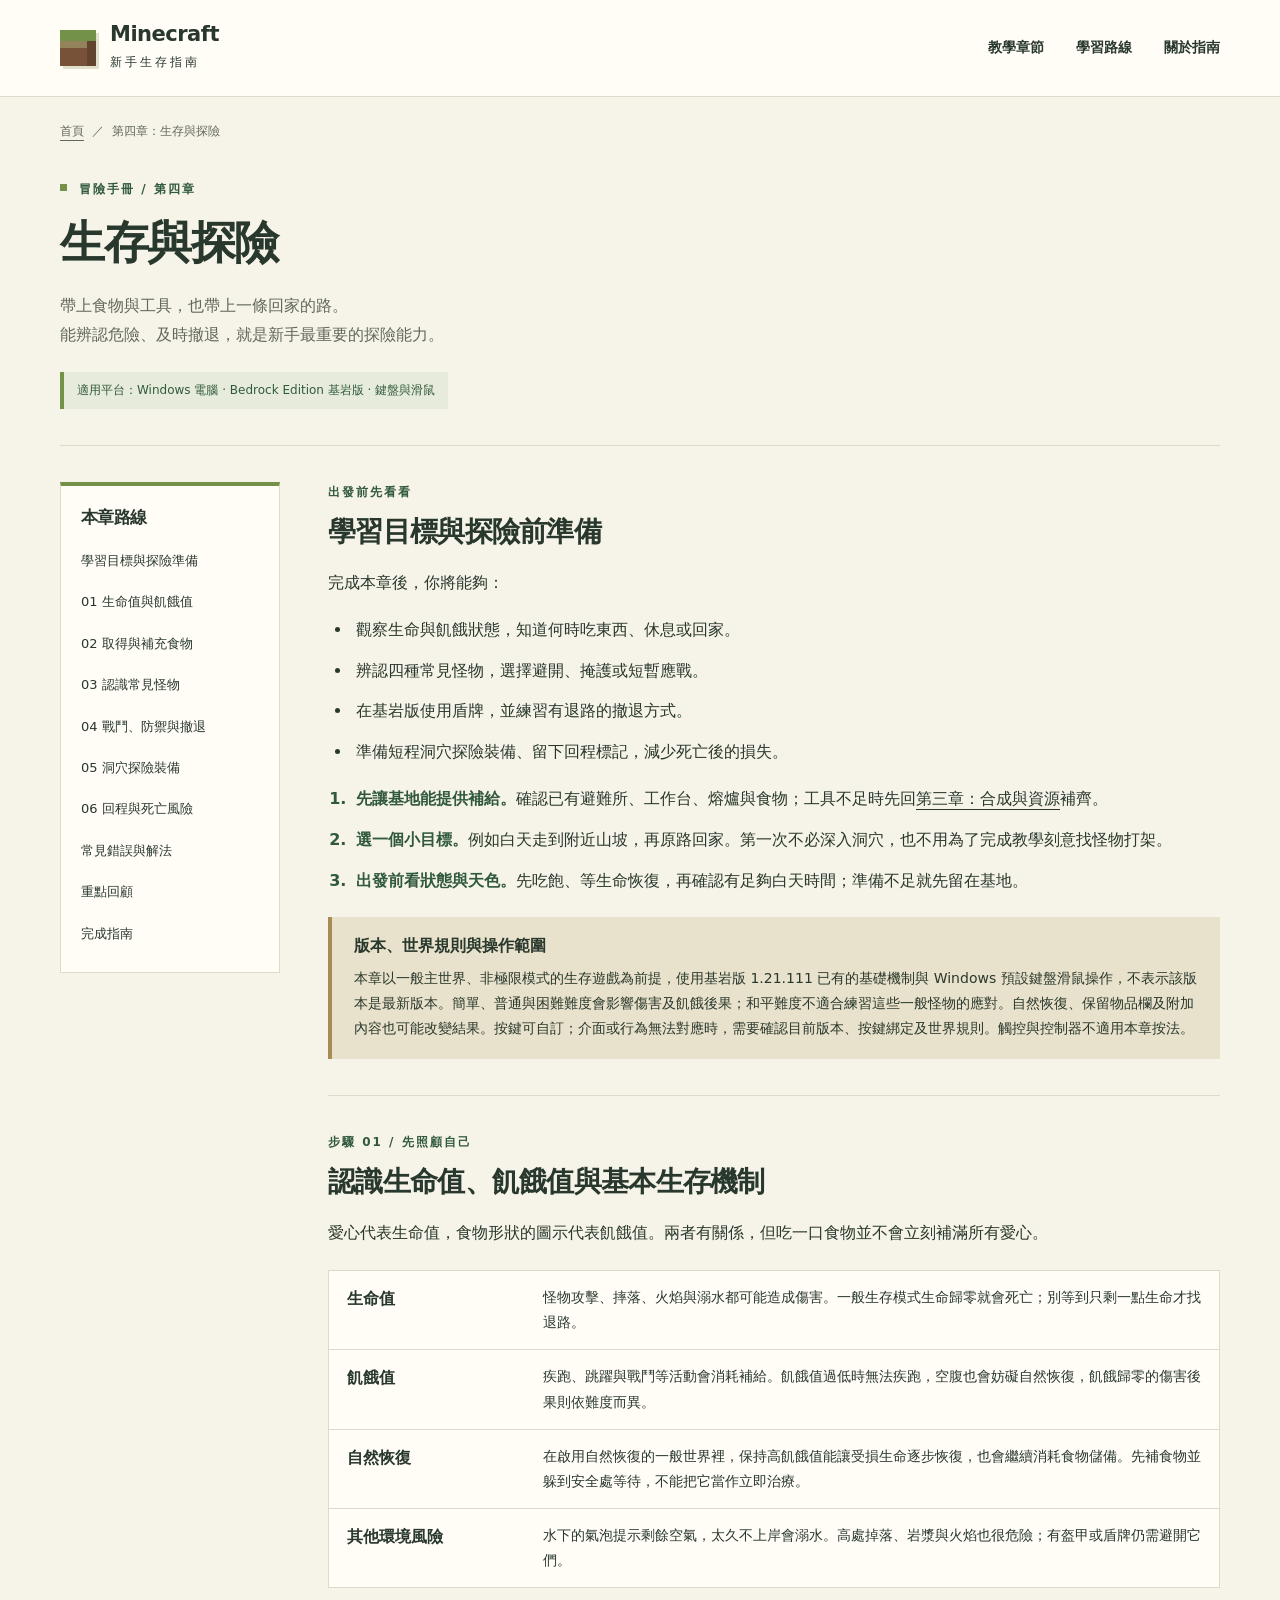
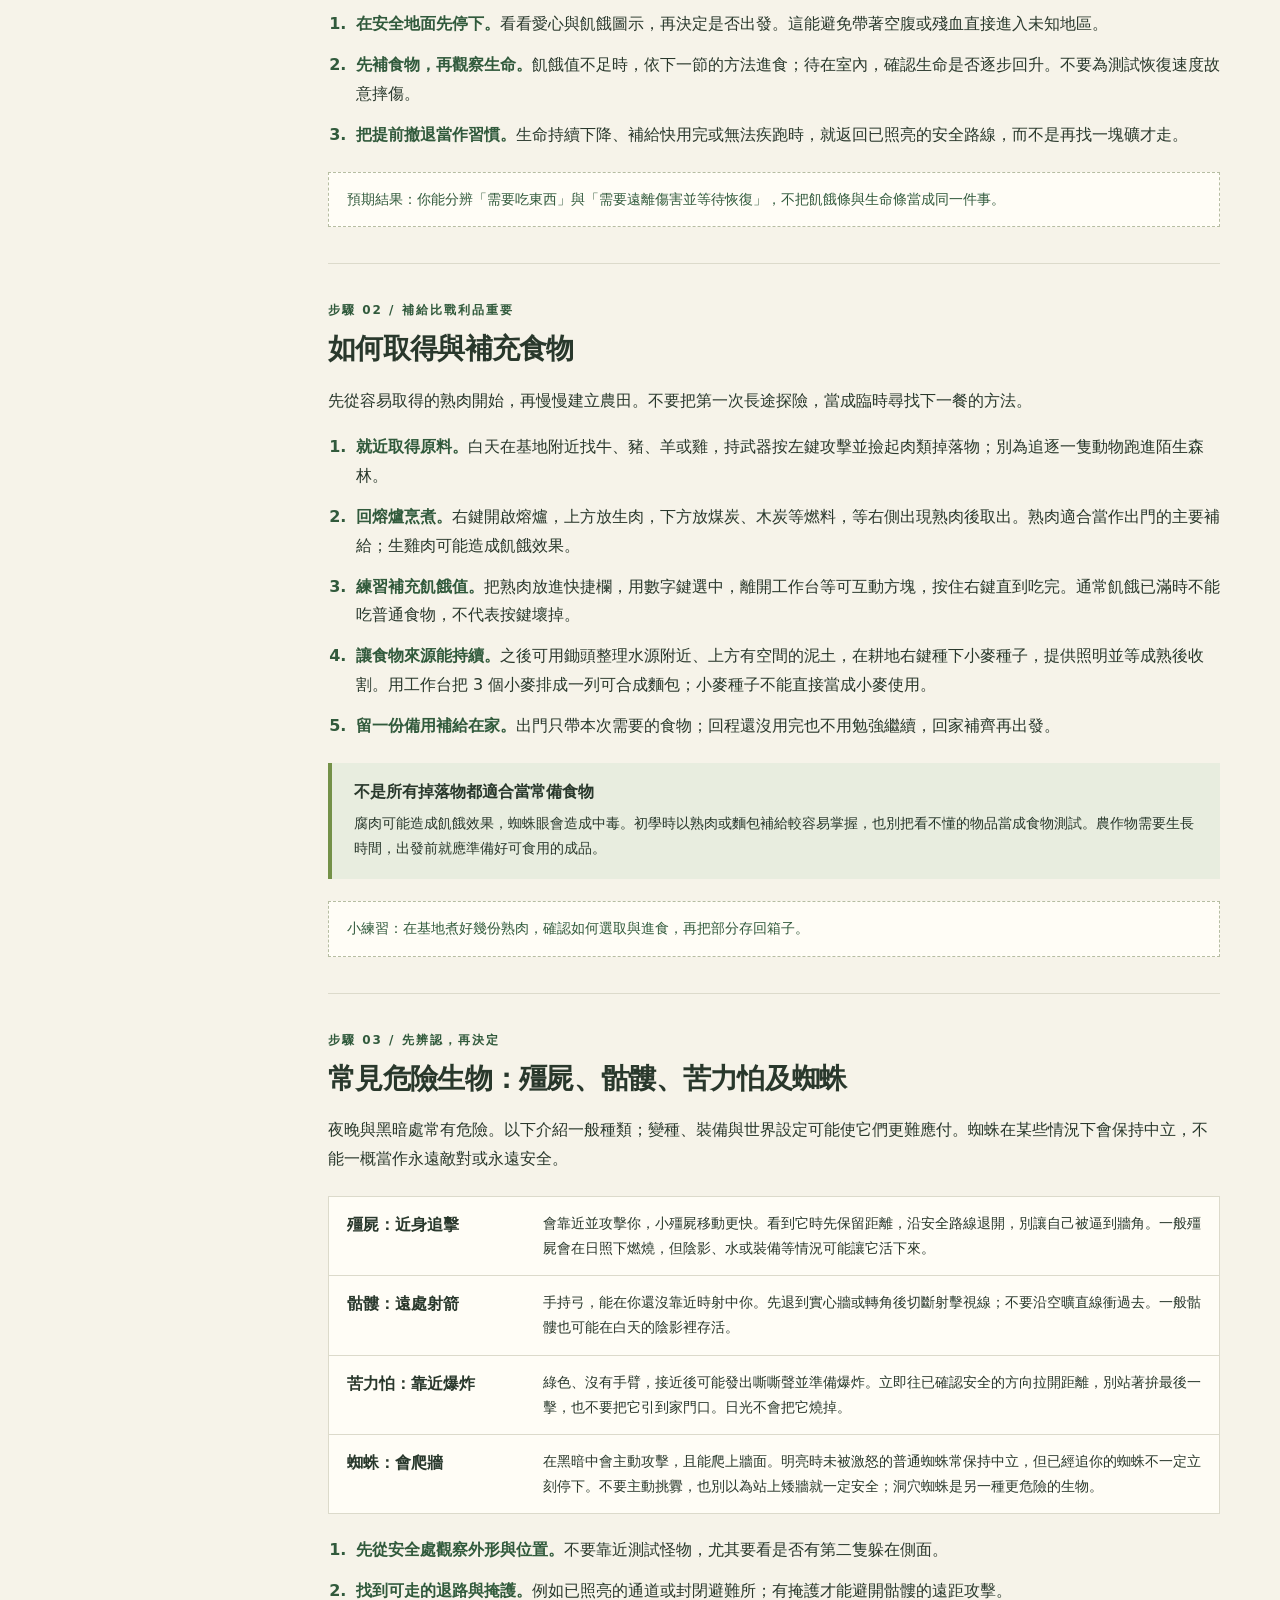
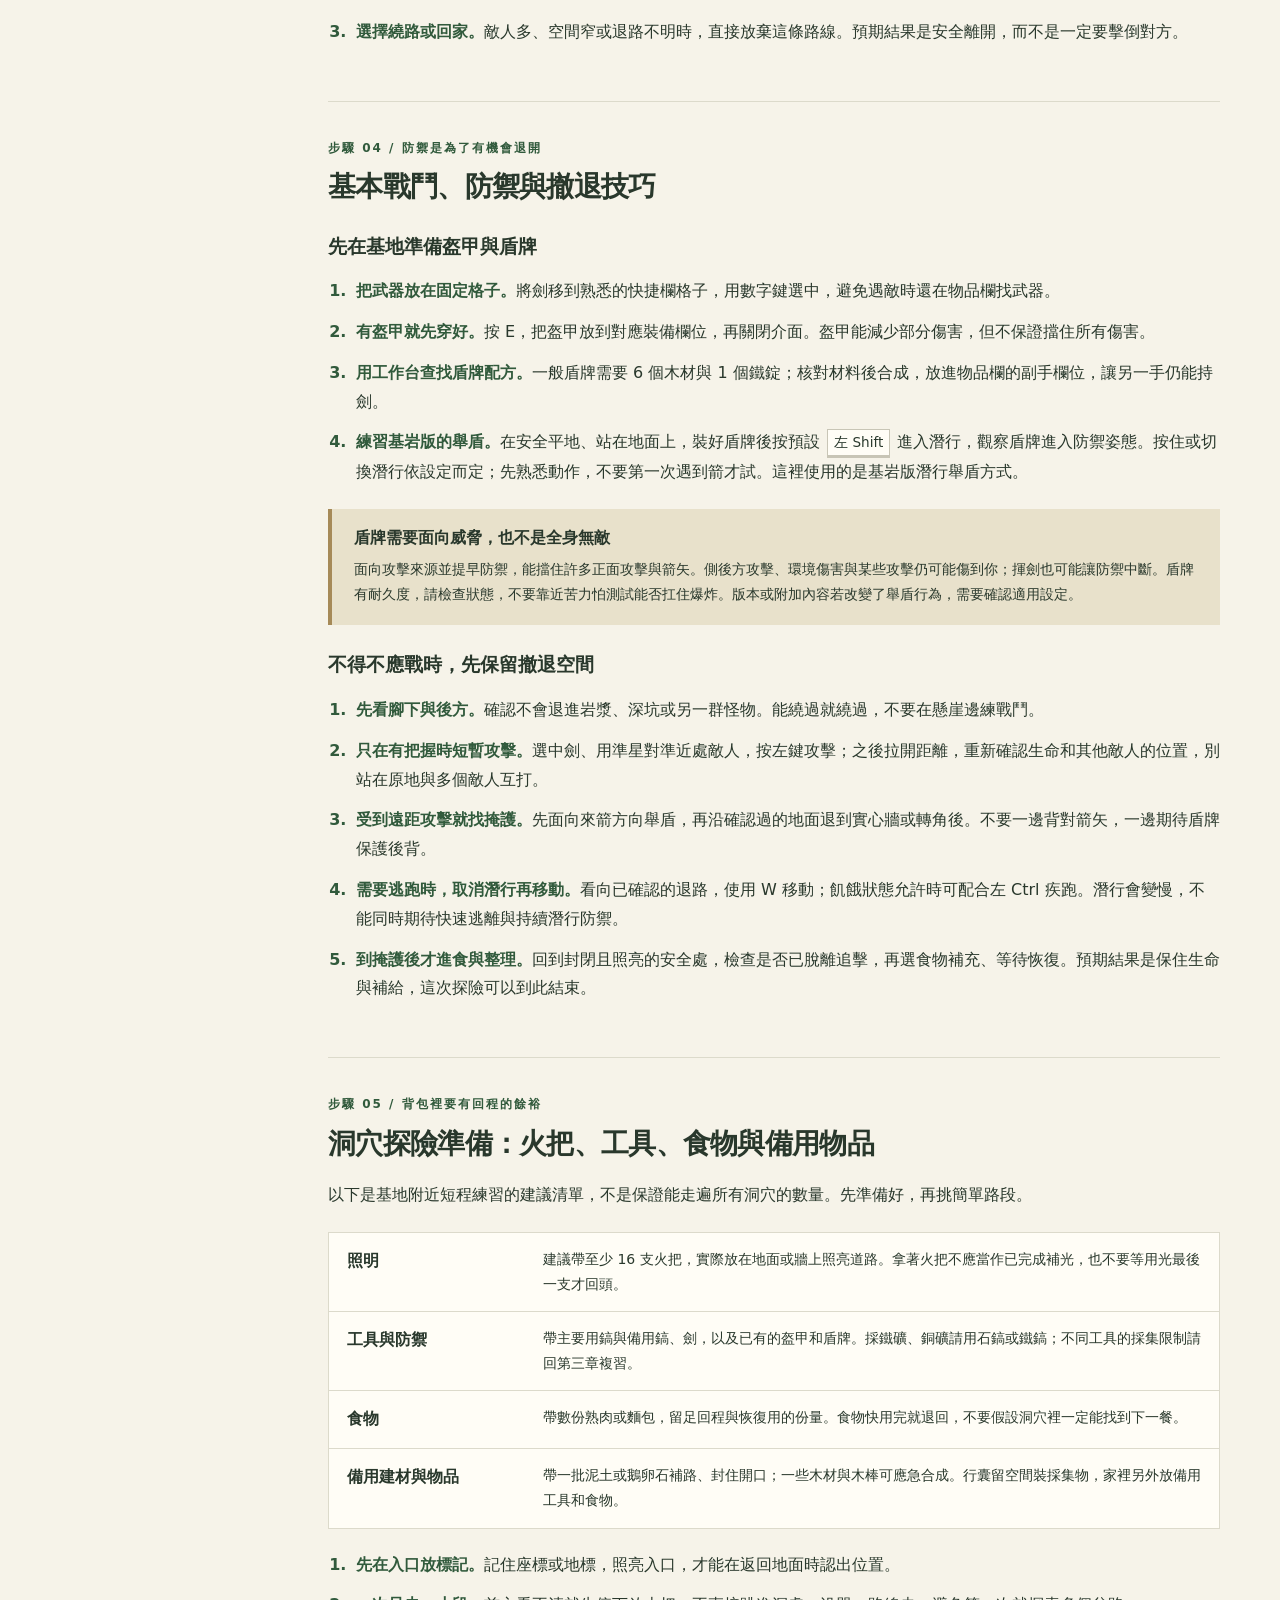
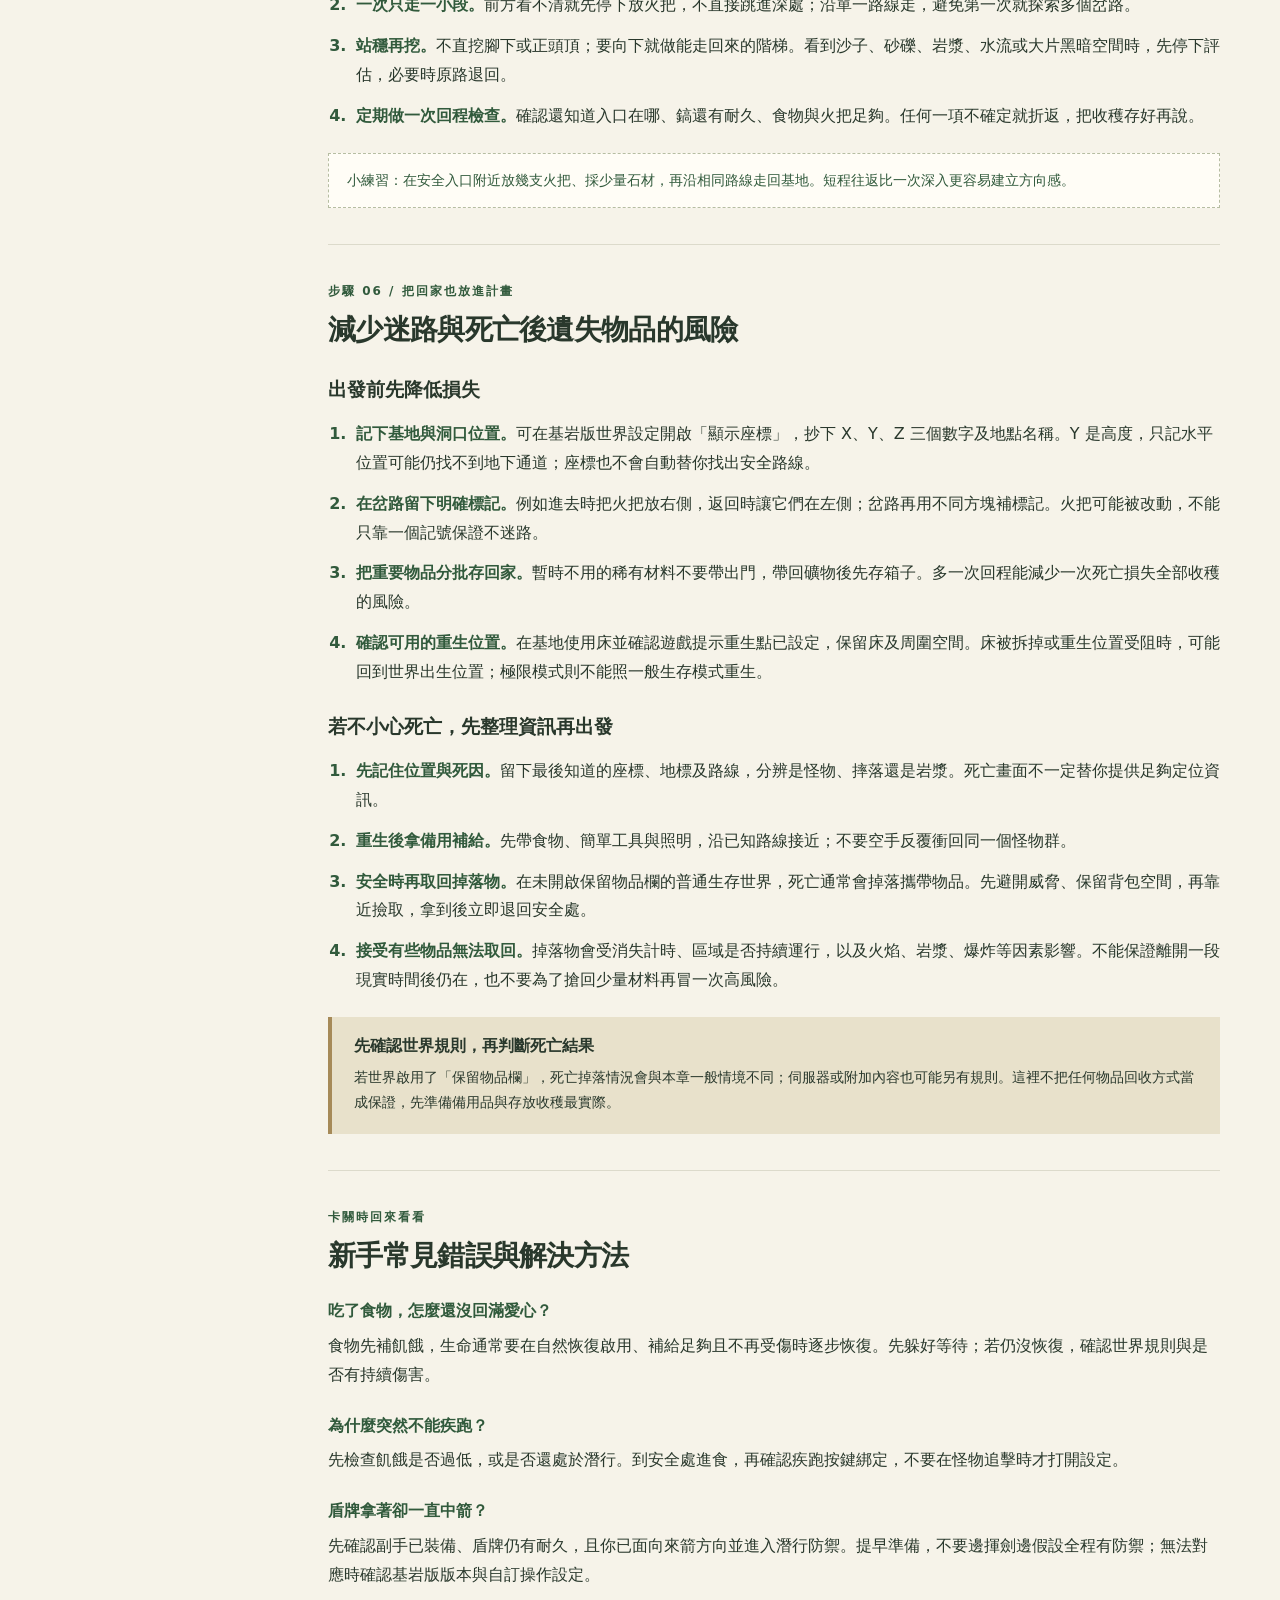
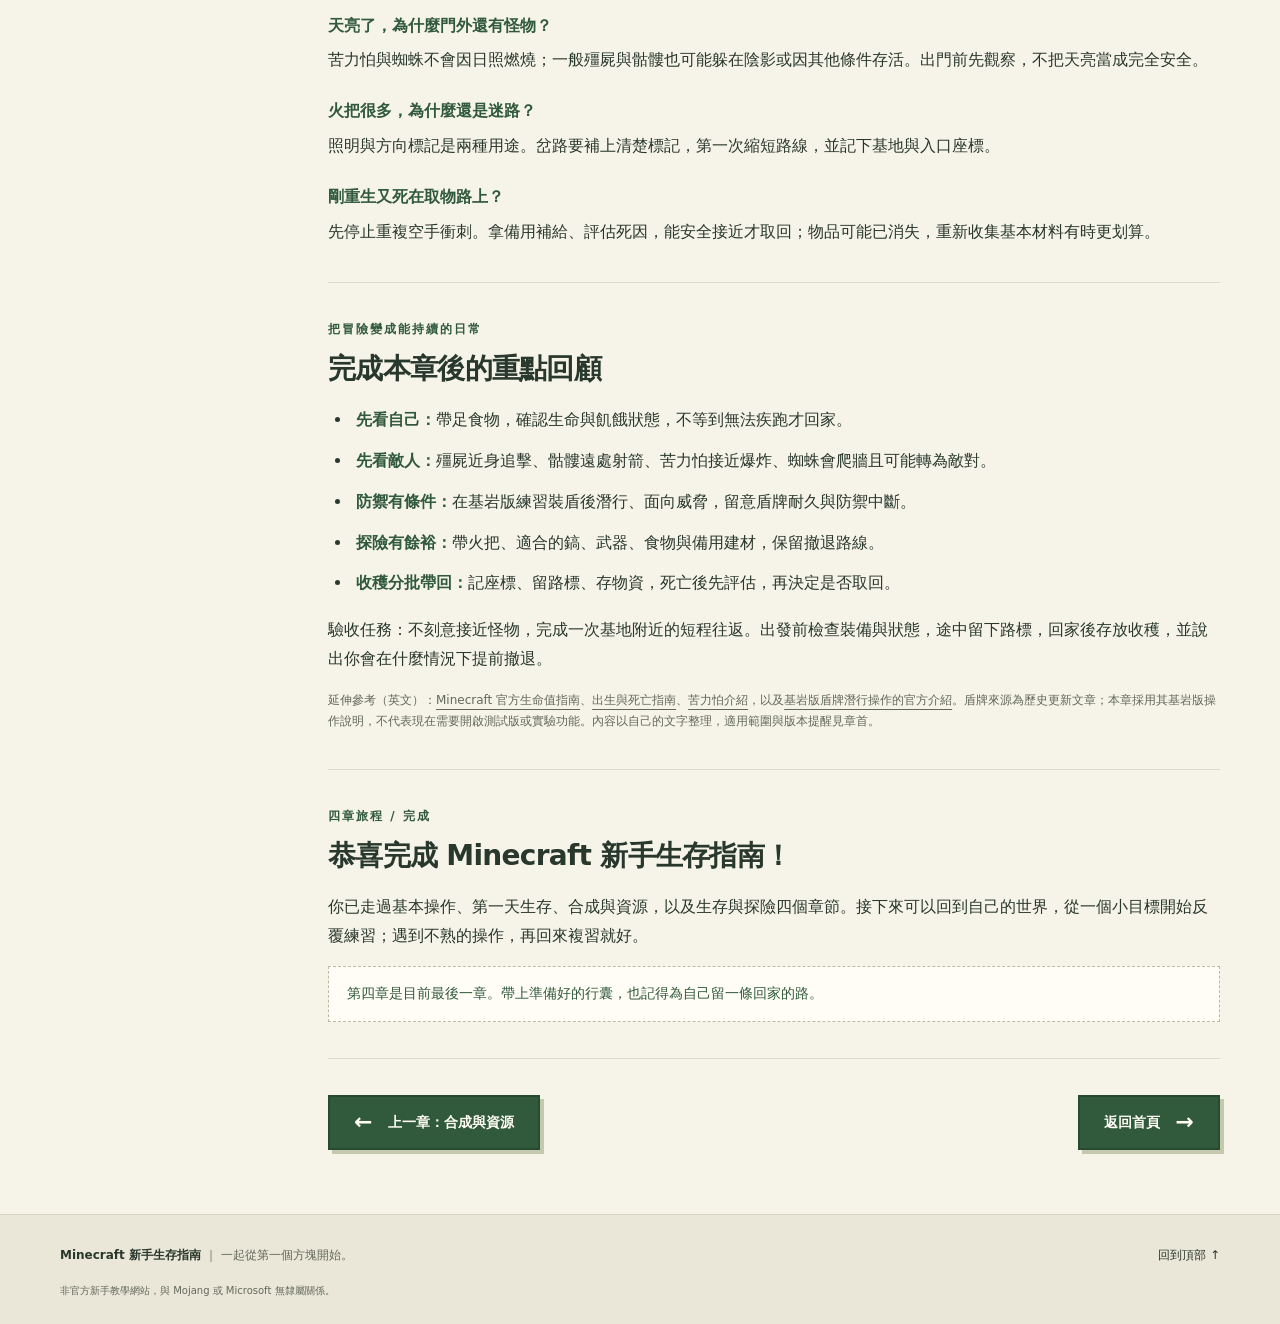
<file: survival-exploration.html>
<!DOCTYPE html>
<html lang="zh-Hant">
<head>
  <meta charset="UTF-8">
  <meta name="viewport" content="width=device-width, initial-scale=1">
  <meta name="description" content="Minecraft 基岩版第四章：認識生命與飢餓、取得食物、辨認怪物、練習戰鬥防禦與撤退，做好洞穴探險及回程準備。適用 Windows 鍵盤與滑鼠。">
  <meta name="theme-color" content="#284c36">
  <title>第四章：生存與探險｜Minecraft 新手生存指南</title>
  <link rel="stylesheet" href="../css/style.css">
</head>
<body id="top">
  <a class="skip-link" href="#main">跳至主要內容</a>
  <header class="site-header">
    <div class="container header-inner">
      <a class="brand" href="../index.html" aria-label="Minecraft 新手生存指南首頁">
        <span class="grass-block" aria-hidden="true"></span>
        <span><strong>Minecraft</strong><span class="brand-subtitle">新手生存指南</span></span>
      </a>
      <nav class="site-nav" aria-label="主要導覽">
        <a href="../index.html#chapters">教學章節</a>
        <a href="../index.html#learning-path">學習路線</a>
        <a href="../index.html#about">關於指南</a>
      </nav>
    </div>
  </header>

  <main class="container lesson-page" id="main">
    <nav class="breadcrumbs" aria-label="所在位置"><a href="../index.html">首頁</a><span aria-hidden="true">／</span><span aria-current="page">第四章：生存與探險</span></nav>
    <header class="lesson-header">
      <p class="eyebrow"><span class="square-dot" aria-hidden="true"></span> 冒險手冊 / 第四章</p>
      <h1>生存與探險</h1>
      <p class="lesson-intro">帶上食物與工具，也帶上一條回家的路。<br>能辨認危險、及時撤退，就是新手最重要的探險能力。</p>
      <p class="platform-label">適用平台：Windows 電腦 · Bedrock Edition 基岩版 · 鍵盤與滑鼠</p>
    </header>

    <div class="lesson-layout">
      <aside class="lesson-toc" aria-labelledby="toc-title">
        <h2 id="toc-title">本章路線</h2>
        <nav aria-label="本章目錄">
          <a href="#goals">學習目標與探險準備</a>
          <a href="#survival">01 生命值與飢餓值</a>
          <a href="#food">02 取得與補充食物</a>
          <a href="#mobs">03 認識常見怪物</a>
          <a href="#combat">04 戰鬥、防禦與撤退</a>
          <a href="#caves">05 洞穴探險裝備</a>
          <a href="#return-home">06 回程與死亡風險</a>
          <a href="#mistakes">常見錯誤與解法</a>
          <a href="#review">重點回顧</a>
          <a href="#completion">完成指南</a>
        </nav>
      </aside>

      <article class="lesson-content" aria-label="生存與探險教學">
        <section class="lesson-section" id="goals" aria-labelledby="goals-title">
          <p class="eyebrow">出發前先看看</p>
          <h2 id="goals-title">學習目標與探險前準備</h2>
          <p>完成本章後，你將能夠：</p>
          <ul>
            <li>觀察生命與飢餓狀態，知道何時吃東西、休息或回家。</li>
            <li>辨認四種常見怪物，選擇避開、掩護或短暫應戰。</li>
            <li>在基岩版使用盾牌，並練習有退路的撤退方式。</li>
            <li>準備短程洞穴探險裝備、留下回程標記，減少死亡後的損失。</li>
          </ul>
          <ol class="lesson-steps">
            <li><strong>先讓基地能提供補給。</strong>確認已有避難所、工作台、熔爐與食物；工具不足時先回<a href="crafting-resources.html">第三章：合成與資源</a>補齊。</li>
            <li><strong>選一個小目標。</strong>例如白天走到附近山坡，再原路回家。第一次不必深入洞穴，也不用為了完成教學刻意找怪物打架。</li>
            <li><strong>出發前看狀態與天色。</strong>先吃飽、等生命恢復，再確認有足夠白天時間；準備不足就先留在基地。</li>
          </ol>
          <div class="lesson-callout lesson-callout-sand"><h3>版本、世界規則與操作範圍</h3><p>本章以一般主世界、非極限模式的生存遊戲為前提，使用基岩版 1.21.111 已有的基礎機制與 Windows 預設鍵盤滑鼠操作，不表示該版本是最新版本。簡單、普通與困難難度會影響傷害及飢餓後果；和平難度不適合練習這些一般怪物的應對。自然恢復、保留物品欄及附加內容也可能改變結果。按鍵可自訂；介面或行為無法對應時，需要確認目前版本、按鍵綁定及世界規則。觸控與控制器不適用本章按法。</p></div>
        </section>

        <section class="lesson-section" id="survival" aria-labelledby="survival-title">
          <p class="eyebrow">步驟 01 / 先照顧自己</p>
          <h2 id="survival-title">認識生命值、飢餓值與基本生存機制</h2>
          <p>愛心代表生命值，食物形狀的圖示代表飢餓值。兩者有關係，但吃一口食物並不會立刻補滿所有愛心。</p>
          <dl class="control-list">
            <div><dt>生命值</dt><dd>怪物攻擊、摔落、火焰與溺水都可能造成傷害。一般生存模式生命歸零就會死亡；別等到只剩一點生命才找退路。</dd></div>
            <div><dt>飢餓值</dt><dd>疾跑、跳躍與戰鬥等活動會消耗補給。飢餓值過低時無法疾跑，空腹也會妨礙自然恢復，飢餓歸零的傷害後果則依難度而異。</dd></div>
            <div><dt>自然恢復</dt><dd>在啟用自然恢復的一般世界裡，保持高飢餓值能讓受損生命逐步恢復，也會繼續消耗食物儲備。先補食物並躲到安全處等待，不能把它當作立即治療。</dd></div>
            <div><dt>其他環境風險</dt><dd>水下的氣泡提示剩餘空氣，太久不上岸會溺水。高處掉落、岩漿與火焰也很危險；有盔甲或盾牌仍需避開它們。</dd></div>
          </dl>
          <ol class="lesson-steps">
            <li><strong>在安全地面先停下。</strong>看看愛心與飢餓圖示，再決定是否出發。這能避免帶著空腹或殘血直接進入未知地區。</li>
            <li><strong>先補食物，再觀察生命。</strong>飢餓值不足時，依下一節的方法進食；待在室內，確認生命是否逐步回升。不要為測試恢復速度故意摔傷。</li>
            <li><strong>把提前撤退當作習慣。</strong>生命持續下降、補給快用完或無法疾跑時，就返回已照亮的安全路線，而不是再找一塊礦才走。</li>
          </ol>
          <p class="practice-note">預期結果：你能分辨「需要吃東西」與「需要遠離傷害並等待恢復」，不把飢餓條與生命條當成同一件事。</p>
        </section>

        <section class="lesson-section" id="food" aria-labelledby="food-title">
          <p class="eyebrow">步驟 02 / 補給比戰利品重要</p>
          <h2 id="food-title">如何取得與補充食物</h2>
          <p>先從容易取得的熟肉開始，再慢慢建立農田。不要把第一次長途探險，當成臨時尋找下一餐的方法。</p>
          <ol class="lesson-steps">
            <li><strong>就近取得原料。</strong>白天在基地附近找牛、豬、羊或雞，持武器按左鍵攻擊並撿起肉類掉落物；別為追逐一隻動物跑進陌生森林。</li>
            <li><strong>回熔爐烹煮。</strong>右鍵開啟熔爐，上方放生肉，下方放煤炭、木炭等燃料，等右側出現熟肉後取出。熟肉適合當作出門的主要補給；生雞肉可能造成飢餓效果。</li>
            <li><strong>練習補充飢餓值。</strong>把熟肉放進快捷欄，用數字鍵選中，離開工作台等可互動方塊，按住右鍵直到吃完。通常飢餓已滿時不能吃普通食物，不代表按鍵壞掉。</li>
            <li><strong>讓食物來源能持續。</strong>之後可用鋤頭整理水源附近、上方有空間的泥土，在耕地右鍵種下小麥種子，提供照明並等成熟後收割。用工作台把 3 個小麥排成一列可合成麵包；小麥種子不能直接當成小麥使用。</li>
            <li><strong>留一份備用補給在家。</strong>出門只帶本次需要的食物；回程還沒用完也不用勉強繼續，回家補齊再出發。</li>
          </ol>
          <div class="lesson-callout"><h3>不是所有掉落物都適合當常備食物</h3><p>腐肉可能造成飢餓效果，蜘蛛眼會造成中毒。初學時以熟肉或麵包補給較容易掌握，也別把看不懂的物品當成食物測試。農作物需要生長時間，出發前就應準備好可食用的成品。</p></div>
          <p class="practice-note">小練習：在基地煮好幾份熟肉，確認如何選取與進食，再把部分存回箱子。</p>
        </section>

        <section class="lesson-section" id="mobs" aria-labelledby="mobs-title">
          <p class="eyebrow">步驟 03 / 先辨認，再決定</p>
          <h2 id="mobs-title">常見危險生物：殭屍、骷髏、苦力怕及蜘蛛</h2>
          <p>夜晚與黑暗處常有危險。以下介紹一般種類；變種、裝備與世界設定可能使它們更難應付。蜘蛛在某些情況下會保持中立，不能一概當作永遠敵對或永遠安全。</p>
          <dl class="control-list">
            <div><dt>殭屍：近身追擊</dt><dd>會靠近並攻擊你，小殭屍移動更快。看到它時先保留距離，沿安全路線退開，別讓自己被逼到牆角。一般殭屍會在日照下燃燒，但陰影、水或裝備等情況可能讓它活下來。</dd></div>
            <div><dt>骷髏：遠處射箭</dt><dd>手持弓，能在你還沒靠近時射中你。先退到實心牆或轉角後切斷射擊視線；不要沿空曠直線衝過去。一般骷髏也可能在白天的陰影裡存活。</dd></div>
            <div><dt>苦力怕：靠近爆炸</dt><dd>綠色、沒有手臂，接近後可能發出嘶嘶聲並準備爆炸。立即往已確認安全的方向拉開距離，別站著拚最後一擊，也不要把它引到家門口。日光不會把它燒掉。</dd></div>
            <div><dt>蜘蛛：會爬牆</dt><dd>在黑暗中會主動攻擊，且能爬上牆面。明亮時未被激怒的普通蜘蛛常保持中立，但已經追你的蜘蛛不一定立刻停下。不要主動挑釁，也別以為站上矮牆就一定安全；洞穴蜘蛛是另一種更危險的生物。</dd></div>
          </dl>
          <ol class="lesson-steps">
            <li><strong>先從安全處觀察外形與位置。</strong>不要靠近測試怪物，尤其要看是否有第二隻躲在側面。</li>
            <li><strong>找到可走的退路與掩護。</strong>例如已照亮的通道或封閉避難所；有掩護才能避開骷髏的遠距攻擊。</li>
            <li><strong>選擇繞路或回家。</strong>敵人多、空間窄或退路不明時，直接放棄這條路線。預期結果是安全離開，而不是一定要擊倒對方。</li>
          </ol>
        </section>

        <section class="lesson-section" id="combat" aria-labelledby="combat-title">
          <p class="eyebrow">步驟 04 / 防禦是為了有機會退開</p>
          <h2 id="combat-title">基本戰鬥、防禦與撤退技巧</h2>
          <h3>先在基地準備盔甲與盾牌</h3>
          <ol class="lesson-steps">
            <li><strong>把武器放在固定格子。</strong>將劍移到熟悉的快捷欄格子，用數字鍵選中，避免遇敵時還在物品欄找武器。</li>
            <li><strong>有盔甲就先穿好。</strong>按 E，把盔甲放到對應裝備欄位，再關閉介面。盔甲能減少部分傷害，但不保證擋住所有傷害。</li>
            <li><strong>用工作台查找盾牌配方。</strong>一般盾牌需要 6 個木材與 1 個鐵錠；核對材料後合成，放進物品欄的副手欄位，讓另一手仍能持劍。</li>
            <li><strong>練習基岩版的舉盾。</strong>在安全平地、站在地面上，裝好盾牌後按預設 <kbd>左 Shift</kbd> 進入潛行，觀察盾牌進入防禦姿態。按住或切換潛行依設定而定；先熟悉動作，不要第一次遇到箭才試。這裡使用的是基岩版潛行舉盾方式。</li>
          </ol>
          <div class="lesson-callout lesson-callout-sand"><h3>盾牌需要面向威脅，也不是全身無敵</h3><p>面向攻擊來源並提早防禦，能擋住許多正面攻擊與箭矢。側後方攻擊、環境傷害與某些攻擊仍可能傷到你；揮劍也可能讓防禦中斷。盾牌有耐久度，請檢查狀態，不要靠近苦力怕測試能否扛住爆炸。版本或附加內容若改變了舉盾行為，需要確認適用設定。</p></div>
          <h3>不得不應戰時，先保留撤退空間</h3>
          <ol class="lesson-steps">
            <li><strong>先看腳下與後方。</strong>確認不會退進岩漿、深坑或另一群怪物。能繞過就繞過，不要在懸崖邊練戰鬥。</li>
            <li><strong>只在有把握時短暫攻擊。</strong>選中劍、用準星對準近處敵人，按左鍵攻擊；之後拉開距離，重新確認生命和其他敵人的位置，別站在原地與多個敵人互打。</li>
            <li><strong>受到遠距攻擊就找掩護。</strong>先面向來箭方向舉盾，再沿確認過的地面退到實心牆或轉角後。不要一邊背對箭矢，一邊期待盾牌保護後背。</li>
            <li><strong>需要逃跑時，取消潛行再移動。</strong>看向已確認的退路，使用 W 移動；飢餓狀態允許時可配合左 Ctrl 疾跑。潛行會變慢，不能同時期待快速逃離與持續潛行防禦。</li>
            <li><strong>到掩護後才進食與整理。</strong>回到封閉且照亮的安全處，檢查是否已脫離追擊，再選食物補充、等待恢復。預期結果是保住生命與補給，這次探險可以到此結束。</li>
          </ol>
        </section>

        <section class="lesson-section" id="caves" aria-labelledby="caves-title">
          <p class="eyebrow">步驟 05 / 背包裡要有回程的餘裕</p>
          <h2 id="caves-title">洞穴探險準備：火把、工具、食物與備用物品</h2>
          <p>以下是基地附近短程練習的建議清單，不是保證能走遍所有洞穴的數量。先準備好，再挑簡單路段。</p>
          <dl class="control-list">
            <div><dt>照明</dt><dd>建議帶至少 16 支火把，實際放在地面或牆上照亮道路。拿著火把不應當作已完成補光，也不要等用光最後一支才回頭。</dd></div>
            <div><dt>工具與防禦</dt><dd>帶主要用鎬與備用鎬、劍，以及已有的盔甲和盾牌。採鐵礦、銅礦請用石鎬或鐵鎬；不同工具的採集限制請回第三章複習。</dd></div>
            <div><dt>食物</dt><dd>帶數份熟肉或麵包，留足回程與恢復用的份量。食物快用完就退回，不要假設洞穴裡一定能找到下一餐。</dd></div>
            <div><dt>備用建材與物品</dt><dd>帶一批泥土或鵝卵石補路、封住開口；一些木材與木棒可應急合成。行囊留空間裝採集物，家裡另外放備用工具和食物。</dd></div>
          </dl>
          <ol class="lesson-steps">
            <li><strong>先在入口放標記。</strong>記住座標或地標，照亮入口，才能在返回地面時認出位置。</li>
            <li><strong>一次只走一小段。</strong>前方看不清就先停下放火把，不直接跳進深處；沿單一路線走，避免第一次就探索多個岔路。</li>
            <li><strong>站穩再挖。</strong>不直挖腳下或正頭頂；要向下就做能走回來的階梯。看到沙子、砂礫、岩漿、水流或大片黑暗空間時，先停下評估，必要時原路退回。</li>
            <li><strong>定期做一次回程檢查。</strong>確認還知道入口在哪、鎬還有耐久、食物與火把足夠。任何一項不確定就折返，把收穫存好再說。</li>
          </ol>
          <p class="practice-note">小練習：在安全入口附近放幾支火把、採少量石材，再沿相同路線走回基地。短程往返比一次深入更容易建立方向感。</p>
        </section>

        <section class="lesson-section" id="return-home" aria-labelledby="return-title">
          <p class="eyebrow">步驟 06 / 把回家也放進計畫</p>
          <h2 id="return-title">減少迷路與死亡後遺失物品的風險</h2>
          <h3>出發前先降低損失</h3>
          <ol class="lesson-steps">
            <li><strong>記下基地與洞口位置。</strong>可在基岩版世界設定開啟「顯示座標」，抄下 X、Y、Z 三個數字及地點名稱。Y 是高度，只記水平位置可能仍找不到地下通道；座標也不會自動替你找出安全路線。</li>
            <li><strong>在岔路留下明確標記。</strong>例如進去時把火把放右側，返回時讓它們在左側；岔路再用不同方塊補標記。火把可能被改動，不能只靠一個記號保證不迷路。</li>
            <li><strong>把重要物品分批存回家。</strong>暫時不用的稀有材料不要帶出門，帶回礦物後先存箱子。多一次回程能減少一次死亡損失全部收穫的風險。</li>
            <li><strong>確認可用的重生位置。</strong>在基地使用床並確認遊戲提示重生點已設定，保留床及周圍空間。床被拆掉或重生位置受阻時，可能回到世界出生位置；極限模式則不能照一般生存模式重生。</li>
          </ol>
          <h3>若不小心死亡，先整理資訊再出發</h3>
          <ol class="lesson-steps">
            <li><strong>先記住位置與死因。</strong>留下最後知道的座標、地標及路線，分辨是怪物、摔落還是岩漿。死亡畫面不一定替你提供足夠定位資訊。</li>
            <li><strong>重生後拿備用補給。</strong>先帶食物、簡單工具與照明，沿已知路線接近；不要空手反覆衝回同一個怪物群。</li>
            <li><strong>安全時再取回掉落物。</strong>在未開啟保留物品欄的普通生存世界，死亡通常會掉落攜帶物品。先避開威脅、保留背包空間，再靠近撿取，拿到後立即退回安全處。</li>
            <li><strong>接受有些物品無法取回。</strong>掉落物會受消失計時、區域是否持續運行，以及火焰、岩漿、爆炸等因素影響。不能保證離開一段現實時間後仍在，也不要為了搶回少量材料再冒一次高風險。</li>
          </ol>
          <div class="lesson-callout lesson-callout-sand"><h3>先確認世界規則，再判斷死亡結果</h3><p>若世界啟用了「保留物品欄」，死亡掉落情況會與本章一般情境不同；伺服器或附加內容也可能另有規則。這裡不把任何物品回收方式當成保證，先準備備用品與存放收穫最實際。</p></div>
        </section>

        <section class="lesson-section" id="mistakes" aria-labelledby="mistakes-title">
          <p class="eyebrow">卡關時回來看看</p>
          <h2 id="mistakes-title">新手常見錯誤與解決方法</h2>
          <dl class="mistake-list">
            <div><dt>吃了食物，怎麼還沒回滿愛心？</dt><dd>食物先補飢餓，生命通常要在自然恢復啟用、補給足夠且不再受傷時逐步恢復。先躲好等待；若仍沒恢復，確認世界規則與是否有持續傷害。</dd></div>
            <div><dt>為什麼突然不能疾跑？</dt><dd>先檢查飢餓是否過低，或是否還處於潛行。到安全處進食，再確認疾跑按鍵綁定，不要在怪物追擊時才打開設定。</dd></div>
            <div><dt>盾牌拿著卻一直中箭？</dt><dd>先確認副手已裝備、盾牌仍有耐久，且你已面向來箭方向並進入潛行防禦。提早準備，不要邊揮劍邊假設全程有防禦；無法對應時確認基岩版版本與自訂操作設定。</dd></div>
            <div><dt>天亮了，為什麼門外還有怪物？</dt><dd>苦力怕與蜘蛛不會因日照燃燒；一般殭屍與骷髏也可能躲在陰影或因其他條件存活。出門前先觀察，不把天亮當成完全安全。</dd></div>
            <div><dt>火把很多，為什麼還是迷路？</dt><dd>照明與方向標記是兩種用途。岔路要補上清楚標記，第一次縮短路線，並記下基地與入口座標。</dd></div>
            <div><dt>剛重生又死在取物路上？</dt><dd>先停止重複空手衝刺。拿備用補給、評估死因，能安全接近才取回；物品可能已消失，重新收集基本材料有時更划算。</dd></div>
          </dl>
        </section>

        <section class="lesson-section" id="review" aria-labelledby="review-title">
          <p class="eyebrow">把冒險變成能持續的日常</p>
          <h2 id="review-title">完成本章後的重點回顧</h2>
          <ul>
            <li><strong>先看自己：</strong>帶足食物，確認生命與飢餓狀態，不等到無法疾跑才回家。</li>
            <li><strong>先看敵人：</strong>殭屍近身追擊、骷髏遠處射箭、苦力怕接近爆炸、蜘蛛會爬牆且可能轉為敵對。</li>
            <li><strong>防禦有條件：</strong>在基岩版練習裝盾後潛行、面向威脅，留意盾牌耐久與防禦中斷。</li>
            <li><strong>探險有餘裕：</strong>帶火把、適合的鎬、武器、食物與備用建材，保留撤退路線。</li>
            <li><strong>收穫分批帶回：</strong>記座標、留路標、存物資，死亡後先評估，再決定是否取回。</li>
          </ul>
          <p>驗收任務：不刻意接近怪物，完成一次基地附近的短程往返。出發前檢查裝備與狀態，途中留下路標，回家後存放收穫，並說出你會在什麼情況下提前撤退。</p>
          <p class="lesson-source">延伸參考（英文）：<a href="https://www.minecraft.net/en-us/article/health-minecraft">Minecraft 官方生命值指南</a>、<a href="https://www.minecraft.net/en-us/article/spawning-and-dying">出生與死亡指南</a>、<a href="https://www.minecraft.net/en-us/article/meet-creeper">苦力怕介紹</a>，以及<a href="https://www.minecraft.net/pl-pl/article/wandering-trader-shields-and-more-now-beta">基岩版盾牌潛行操作的官方介紹</a>。盾牌來源為歷史更新文章；本章採用其基岩版操作說明，不代表現在需要開啟測試版或實驗功能。內容以自己的文字整理，適用範圍與版本提醒見章首。</p>
        </section>

        <section class="lesson-section" id="completion" aria-labelledby="completion-title">
          <p class="eyebrow">四章旅程 / 完成</p>
          <h2 id="completion-title">恭喜完成 Minecraft 新手生存指南！</h2>
          <p>你已走過基本操作、第一天生存、合成與資源，以及生存與探險四個章節。接下來可以回到自己的世界，從一個小目標開始反覆練習；遇到不熟的操作，再回來複習就好。</p>
          <p class="practice-note">第四章是目前最後一章。帶上準備好的行囊，也記得為自己留一條回家的路。</p>
        </section>

        <nav class="chapter-pagination" aria-label="章節導覽">
          <a class="button" href="crafting-resources.html"><span aria-hidden="true">←</span> 上一章：合成與資源</a>
          <a class="button" href="../index.html#chapters">返回首頁 <span aria-hidden="true">→</span></a>
        </nav>
      </article>
    </div>
  </main>

  <footer class="site-footer"><div class="container footer-inner"><p>Minecraft 新手生存指南 <span>｜ 一起從第一個方塊開始。</span></p><a href="#top">回到頂部 <span aria-hidden="true">↑</span></a></div><div class="container disclaimer">非官方新手教學網站，與 Mojang 或 Microsoft 無隸屬關係。</div></footer>
</body>
</html>
</file>
<file: css/style.css>
/* 共用基礎：後續章節沿用配色、容器、標題與導覽樣式。 */
:root {
  color-scheme: light;
  --paper: #f6f3e9;
  --surface: #fffdf6;
  --ink: #29382c;
  --muted: #62695b;
  --green: #315a3c;
  --grass: #749148;
  --brown: #775238;
  --line: #dcdacb;
  --sand: #e8e1cb;
  --container: 1160px;
}
* { box-sizing: border-box; }
html { scroll-behavior: smooth; scroll-padding-top: 24px; }
body { margin: 0; background: var(--paper); color: var(--ink); font-family: "Microsoft JhengHei", "PingFang TC", system-ui, sans-serif; font-size: 16px; line-height: 1.8; }
a { color: inherit; text-underline-offset: 5px; }
a:focus-visible { outline: 3px solid #a56323; outline-offset: 5px; }
h1, h2, h3, p { margin: 0; }
h1, h2, h3 { line-height: 1.4; }
.container { width: min(var(--container), calc(100% - 64px)); margin-inline: auto; }
.skip-link { position: absolute; top: -100px; left: 16px; z-index: 10; padding: 10px 18px; background: var(--surface); }
.skip-link:focus { top: 12px; }
.site-header { border-bottom: 1px solid var(--line); background: var(--surface); }
.header-inner { min-height: 96px; display: flex; align-items: center; justify-content: space-between; gap: 24px; }
.brand { display: inline-flex; gap: 14px; align-items: center; text-decoration: none; }
.brand strong { display: block; font-size: 21px; letter-spacing: -.5px; line-height: 1.2; }
.brand-subtitle { display: block; font-size: 12px; letter-spacing: 3px; margin-top: 5px; }
.grass-block { width: 36px; height: 36px; flex: 0 0 36px; border-top: 11px solid var(--grass); background: var(--brown); box-shadow: inset -9px 0 #62432e, inset 0 7px #93835a, 3px 3px 0 #e3dfcd; }
.site-nav { display: flex; gap: 32px; font-size: 14px; font-weight: 700; }
.site-nav a { padding: 10px 0; text-decoration: none; }
.site-nav a:hover { color: var(--green); text-decoration: underline; }
.hero { padding-top: 56px; background: linear-gradient(90deg, #f6f3e9, #eeeddf); }
.hero-grid { display: grid; grid-template-columns: 1.1fr 1fr; gap: 40px; align-items: center; }
.hero-copy { padding: 12px 0 32px; }
.eyebrow { color: var(--green); font-size: 12px; font-weight: 700; letter-spacing: 2px; margin-bottom: 16px; }
.square-dot { display: inline-block; width: 7px; height: 7px; background: var(--grass); margin-right: 6px; vertical-align: 2px; }
h1 { font-size: clamp(32px, 3.55vw, 48px); font-weight: 900; letter-spacing: -1.5px; line-height: 1.45; }
.game-name { letter-spacing: -1.8px; }
.green-text { color: var(--green); }
.hero-description { color: var(--muted); margin: 22px 0 26px; font-size: 15px; }
.button { display: inline-flex; align-items: center; gap: 32px; background: var(--green); color: #fffdf4; padding: 13px 24px; border: 2px solid #274b31; box-shadow: 4px 4px 0 #c4c9ae; font-size: 14px; font-weight: 700; text-decoration: none; }
.button:hover { background: #24472f; box-shadow: 2px 2px 0 #c4c9ae; }
.button span { font-size: 22px; line-height: 1; }
.edition-note { color: var(--muted); font-size: 11px; margin-top: 18px; letter-spacing: .5px; }
.hero-bottom { display: flex; gap: 32px; padding-block: 22px; border-top: 1px solid #d6d8c7; color: #59634f; font-size: 12px; letter-spacing: 1px; }
.hero-bottom span::before { content: "＋"; color: var(--green); margin-right: 9px; font-weight: 900; }

/* 原創像素地景：所有圖形皆由 CSS 幾何形狀構成。 */
.landscape { height: 420px; position: relative; overflow: hidden; isolation: isolate; background: #c9d7ba; border: 8px solid #e3e5d5; box-shadow: 7px 7px 0 #d2d5bf; }
.landscape::before { content: ""; position: absolute; inset: 0; background-image: linear-gradient(#ffffff0b 1px, transparent 1px), linear-gradient(90deg, #ffffff0b 1px, transparent 1px); background-size: 24px 24px; z-index: 5; pointer-events: none; }
.scene-label { position: absolute; top: 21px; left: 22px; color: #40573b; font-size: 10px; font-weight: 700; letter-spacing: 2px; z-index: 6; }
.sun { position: absolute; width: 64px; height: 64px; background: #faf0bb; top: 65px; right: 57px; box-shadow: 0 0 0 12px #f2eec346; }
.cloud { position: absolute; width: 96px; height: 17px; background: #f5f4df; }
.cloud::before { content: ""; position: absolute; background: inherit; width: 48px; height: 14px; top: -14px; left: 18px; }
.cloud-one { top: 105px; left: 39px; }
.cloud-two { top: 163px; right: -18px; width: 76px; opacity: .65; }
.mountain { position: absolute; bottom: 105px; width: 100%; height: 165px; clip-path: polygon(0 100%, 0 65%, 12% 65%, 12% 43%, 24% 43%, 24% 18%, 38% 18%, 38% 0, 52% 0, 52% 28%, 64% 28%, 64% 50%, 79% 50%, 79% 72%, 100% 72%, 100% 100%); }
.mountain-back { right: -100px; background: #a0b08a; }
.mountain-front { left: -110px; bottom: 85px; background: #7f996b; height: 140px; }
.land { position: absolute; background-color: #806044; border-top: 16px solid #608343; box-shadow: inset 0 11px #6b733f; background-image: linear-gradient(90deg, #ffffff07 50%, transparent 50%), linear-gradient(#38271510 50%, transparent 50%); background-size: 40px 36px, 60px 28px; }
.land-back { bottom: 59px; left: 0; width: 65%; height: 86px; }
.land-front { bottom: 0; right: 0; width: 100%; height: 101px; clip-path: polygon(0 30%, 46% 30%, 46% 0, 100% 0, 100% 100%, 0 100%); }
.tree { position: absolute; left: 16%; bottom: 140px; width: 148px; height: 172px; }
.tree-trunk { position: absolute; width: 26px; height: 104px; background: #715138; bottom: 0; left: 62px; box-shadow: inset -8px 0 #5a432d; }
.tree-leaves { position: absolute; width: 148px; height: 98px; background: #426638; top: 0; clip-path: polygon(15% 0, 85% 0, 85% 18%, 100% 18%, 100% 79%, 82% 79%, 82% 100%, 13% 100%, 13% 80%, 0 80%, 0 22%, 15% 22%); box-shadow: inset -23px -18px #36582f, inset 18px 17px #527441; }
.flower { position: absolute; bottom: 101px; right: 80px; width: 5px; height: 18px; background: #3c6338; }
.flower::before { content: ""; position: absolute; width: 13px; height: 10px; background: #e5bf68; top: -7px; left: -4px; box-shadow: 0 -4px #e5bf68; }
.flower-two { right: 57px; height: 11px; }
.flower-two::before { background: #e5ddd0; box-shadow: 0 -4px #e5ddd0; }
.scene-caption { position: absolute; bottom: 17px; left: 19px; right: 19px; padding: 10px 12px; color: #f2eddd; background: #293d2be8; font-size: 10px; letter-spacing: 1px; z-index: 6; }
.scene-caption .square-dot { background: #a9bb79; width: 5px; height: 5px; vertical-align: 1px; }

.section { padding-block: 72px; }
.section-heading { display: flex; justify-content: space-between; gap: 32px; align-items: end; margin-bottom: 30px; }
.section-heading .eyebrow { margin-bottom: 8px; }
h2 { font-size: 28px; letter-spacing: -.7px; }
.section-heading > p { font-size: 13px; color: var(--muted); }
.chapter-grid { display: grid; grid-template-columns: repeat(4, minmax(0, 1fr)); gap: 18px; }
.chapter-card { padding: 23px 22px 0; background: var(--surface); border: 1px solid var(--line); border-top: 4px solid var(--grass); display: flex; flex-direction: column; }
.chapter-card:nth-child(2) { border-top-color: #967348; }
.chapter-card:nth-child(3) { border-top-color: #b29961; }
.chapter-card:nth-child(4) { border-top-color: #517367; }
.card-top { display: flex; align-items: center; justify-content: space-between; margin-bottom: 25px; height: 39px; }
.chapter-number { font-family: ui-monospace, Consolas, monospace; font-size: 29px; line-height: 1; color: #7a816d; }
.pixel-icon { display: block; color: var(--green); width: 34px; height: 34px; position: relative; }
.icon-controls { background: #e6ebdb; text-align: center; font-size: 31px; font-family: monospace; line-height: 34px; font-weight: bold; }
.icon-shelter { background: #8c6a48; clip-path: polygon(0 35%, 15% 35%, 15% 18%, 34% 18%, 34% 0, 66% 0, 66% 18%, 85% 18%, 85% 35%, 100% 35%, 100% 100%, 62% 100%, 62% 65%, 38% 65%, 38% 100%, 0 100%); }
.icon-crafting { background: repeating-linear-gradient(90deg, transparent 0 8px, #e9e1c9 8px 12px), repeating-linear-gradient(0deg, #91784e 0 8px, #e9e1c9 8px 12px); border: 4px solid #e9e1c9; }
.icon-compass { background: #dfe8dd; font-size: 32px; font-weight: bold; line-height: 32px; text-align: center; }
.chapter-kicker { font-size: 11px; color: var(--muted); margin-bottom: 6px; }
.chapter-card h3 { font-size: 21px; margin-bottom: 13px; }
.card-description { font-size: 13px; line-height: 1.9; color: var(--muted); margin-bottom: 24px; }
.card-status { margin-top: auto; padding: 14px 0; border-top: 1px solid var(--line); font-size: 11px; font-weight: 700; color: #71664e; letter-spacing: 1px; }
.status-dot { width: 6px; height: 6px; display: inline-block; background: #a99b78; margin-right: 8px; vertical-align: 1px; }
.section-note { margin-top: 20px; font-size: 12px; color: var(--muted); }
.route-section { background: #2b4a35; color: #f3f0df; padding-block: 54px 60px; border-top: 6px solid #789254; }
.route-heading { text-align: center; }
.route-heading .eyebrow { color: #c0d09b; margin-bottom: 7px; }
.route-heading > p:last-child { color: #d2dac9; font-size: 13px; margin-top: 12px; }
.learning-route { list-style: none; padding: 0; margin: 38px 0 0; display: grid; grid-template-columns: repeat(4, minmax(0, 1fr)); }
.learning-route li { position: relative; text-align: center; }
.learning-route li:not(:last-child)::after { content: ""; position: absolute; top: 22px; left: calc(50% + 34px); width: calc(100% - 68px); border-top: 2px dashed #6b825e; }
.route-number { display: inline-grid; place-items: center; height: 46px; width: 46px; color: #e3ebce; background: #3d5d3f; border: 1px solid #819368; font: 17px ui-monospace, Consolas, monospace; box-shadow: 3px 3px #1e3928; }
.learning-route h3 { margin-top: 19px; font-size: 17px; }
.learning-route p { font-size: 12px; color: #d2dac9; margin-top: 9px; }
.about-section { display: grid; grid-template-columns: 1fr 1.45fr; gap: 80px; }
.about-heading .eyebrow { margin-bottom: 11px; }
.about-copy p { font-size: 14px; color: var(--muted); margin-bottom: 16px; }
.about-copy strong { color: var(--green); }
.about-tag { display: inline-block; font-size: 12px; color: var(--brown); border-left: 3px solid #a68a58; padding-left: 12px; margin-top: 2px; }
.site-footer { background: #eae6d8; border-top: 1px solid #d9d5c5; padding-block: 24px; }
.footer-inner { display: flex; justify-content: space-between; gap: 24px; align-items: center; font-size: 12px; }
.footer-inner p { font-weight: 700; }
.footer-inner p span { font-weight: 400; color: var(--muted); }
.footer-inner a { padding: 6px 0; text-decoration: none; }
.footer-inner a:hover { text-decoration: underline; }
.disclaimer { font-size: 10px; color: var(--muted); margin-top: 10px; }

@media (min-width: 1500px) { .hero { padding-top: 70px; } .hero-grid { gap: 64px; } }
@media (max-width: 1000px) {
  .hero-grid { gap: 24px; }
  h1 { font-size: 36px; }
  .landscape { height: 395px; }
  .chapter-grid { grid-template-columns: repeat(2, minmax(0, 1fr)); gap: 20px; }
  .about-section { gap: 40px; }
}
@media (max-width: 720px) {
  .container { width: calc(100% - 40px); }
  .header-inner { flex-direction: column; align-items: flex-start; gap: 10px; padding-block: 19px 10px; }
  .site-nav { width: 100%; justify-content: space-between; gap: 12px; font-size: 13px; }
  .brand strong { font-size: 20px; }
  .hero { padding-top: 30px; }
  .hero-grid { grid-template-columns: 1fr; gap: 6px; }
  h1 { font-size: clamp(31px, 7vw, 44px); }
  .hero-copy { padding-top: 0; }
  .hero-description { font-size: 14px; }
  .landscape { height: 310px; margin-bottom: 26px; }
  .tree { transform: scale(.85); transform-origin: bottom center; }
  .hero-bottom { gap: 10px; justify-content: space-between; font-size: 10px; letter-spacing: 0; padding-block: 18px; }
  .hero-bottom span::before { margin-right: 3px; }
  .section { padding-block: 46px; }
  .section-heading { display: block; margin-bottom: 24px; }
  .section-heading > p { margin-top: 14px; }
  h2 { font-size: 25px; }
  .chapter-grid { gap: 14px; }
  .chapter-card { padding: 18px 16px 0; }
  .chapter-card h3 { font-size: 19px; }
  .card-top { margin-bottom: 20px; }
  .route-section { padding-block: 40px; }
  .learning-route { grid-template-columns: 1fr; gap: 25px; max-width: 360px; margin-inline: auto; }
  .learning-route li { text-align: left; padding-left: 72px; min-height: 84px; }
  .route-number { position: absolute; top: 0; left: 0; }
  .learning-route h3 { margin-top: 0; }
  .learning-route li:not(:last-child)::after { top: 56px; left: 22px; width: 0; height: calc(100% - 43px); border-top: 0; border-left: 2px dashed #6b825e; }
  .about-section { grid-template-columns: 1fr; gap: 23px; }
  .footer-inner { align-items: flex-start; font-size: 11px; }
  .footer-inner p span { display: block; margin-top: 4px; }
  .footer-inner a { flex-shrink: 0; }
}
@media (max-width: 400px) {
  .chapter-grid { grid-template-columns: 1fr; }
  .chapter-card { padding-inline: 22px; }
  .card-top { margin-bottom: 16px; }
  .hero-bottom { flex-wrap: wrap; justify-content: flex-start; gap: 8px 20px; }
  .scene-label { font-size: 9px; }
  .scene-caption { font-size: 9px; left: 10px; right: 10px; }
}
@media (prefers-reduced-motion: reduce) { html { scroll-behavior: auto; } }

/* 已開放的章節卡片：保留首頁原有卡片格式。 */
.chapter-card-link { text-decoration: none; }
.chapter-card-link:hover { border-color: var(--grass); background: #f1f4e7; }
.chapter-card-link .card-status { color: var(--green); display: flex; justify-content: space-between; }

/* 共用教學格式：章首、目錄、步驟、提示及前後章導覽。 */
.lesson-page { padding-block: 24px 64px; }
.breadcrumbs { display: flex; flex-wrap: wrap; gap: 8px; font-size: 12px; color: var(--muted); }
.lesson-header { padding-block: 36px; border-bottom: 1px solid var(--line); margin-bottom: 36px; }
.lesson-header .eyebrow { margin-bottom: 10px; }
.lesson-intro { color: var(--muted); margin-top: 16px; }
.platform-label { display: inline-block; margin-top: 22px; padding: 8px 13px; background: #e6ebdb; border-left: 4px solid var(--grass); font-size: 12px; color: var(--green); }
.lesson-layout { display: grid; grid-template-columns: 220px minmax(0, 1fr); gap: 48px; align-items: start; }
.lesson-toc { padding: 20px; border: 1px solid var(--line); border-top: 4px solid var(--grass); background: var(--surface); }
.lesson-toc h2 { font-size: 17px; margin-bottom: 12px; }
.lesson-toc nav { display: grid; gap: 4px; }
.lesson-toc a { padding: 7px 0; font-size: 13px; text-decoration: none; }
.lesson-toc a:hover { color: var(--green); text-decoration: underline; }
.lesson-content { min-width: 0; overflow-wrap: anywhere; }
.lesson-section { margin-bottom: 36px; padding-bottom: 36px; border-bottom: 1px solid var(--line); }
.lesson-section .eyebrow { margin-bottom: 8px; }
.lesson-section h2 { margin-bottom: 18px; }
.lesson-section h3 { font-size: 19px; margin-block: 26px 12px; }
.lesson-section p + p { margin-top: 16px; }
.lesson-section ul, .lesson-steps { padding-left: 24px; margin-block: 18px; }
.lesson-section li { padding-left: 4px; margin-bottom: 12px; }
.lesson-steps li::marker { color: var(--green); font-weight: 700; }
.lesson-section li strong { color: var(--green); }
kbd { display: inline-block; padding: 0 6px; margin: 0 2px; border: 1px solid #c8c5b6; border-bottom-width: 3px; background: var(--surface); color: var(--ink); font-family: inherit; font-size: .85em; line-height: 1.8; }
.lesson-callout { padding: 18px 22px; border-left: 4px solid var(--grass); background: #e8eddf; margin-top: 22px; }
.lesson-callout h3 { font-size: 16px; margin: 0 0 8px; }
.lesson-callout p { font-size: 14px; }
.lesson-callout-sand { background: var(--sand); border-color: #a68a58; }
.practice-note { color: var(--green); background: var(--surface); border: 1px dashed #b6bda2; padding: 14px 18px; font-size: 14px; margin-top: 22px; }
.control-list { margin-block: 22px; border: 1px solid var(--line); background: var(--surface); }
.control-list > div { display: grid; grid-template-columns: 180px minmax(0, 1fr); gap: 16px; padding: 14px 18px; }
.control-list > div + div { border-top: 1px solid var(--line); }
.control-list dt { font-weight: 700; }
.control-list dd { margin: 0; font-size: 14px; }
.mistake-list { margin: 0; }
.mistake-list > div { margin-top: 22px; }
.mistake-list dt { color: var(--green); font-weight: 700; margin-bottom: 6px; }
.mistake-list dd { margin: 0; }
.lesson-source { color: var(--muted); font-size: 12px; margin-top: 24px; }
.chapter-pagination { display: flex; flex-wrap: wrap; align-items: center; justify-content: space-between; gap: 28px; }
.chapter-pagination .button { flex-shrink: 0; gap: 16px; }
.next-chapter-preview { text-align: right; }
.next-chapter-preview > span { font-size: 12px; color: var(--muted); }
.next-chapter-preview strong { display: block; margin-top: 4px; font-size: 19px; }
.next-chapter-preview p { font-size: 12px; color: var(--muted); margin-top: 5px; }
@media (max-width: 1000px) {
  .lesson-layout { grid-template-columns: 180px minmax(0, 1fr); gap: 28px; }
  .lesson-toc { padding: 16px; }
  .control-list > div { grid-template-columns: 1fr; gap: 6px; }
}
@media (max-width: 720px) {
  .lesson-page { padding-bottom: 40px; }
  .lesson-header { padding-block: 26px; margin-bottom: 24px; }
  .lesson-intro { font-size: 15px; }
  .lesson-layout { grid-template-columns: 1fr; gap: 30px; }
  .lesson-section { padding-bottom: 28px; margin-bottom: 28px; }
  .lesson-callout { padding: 16px; }
  .chapter-pagination { flex-direction: column; align-items: flex-start; }
  .next-chapter-preview { text-align: left; }
}
</file>
